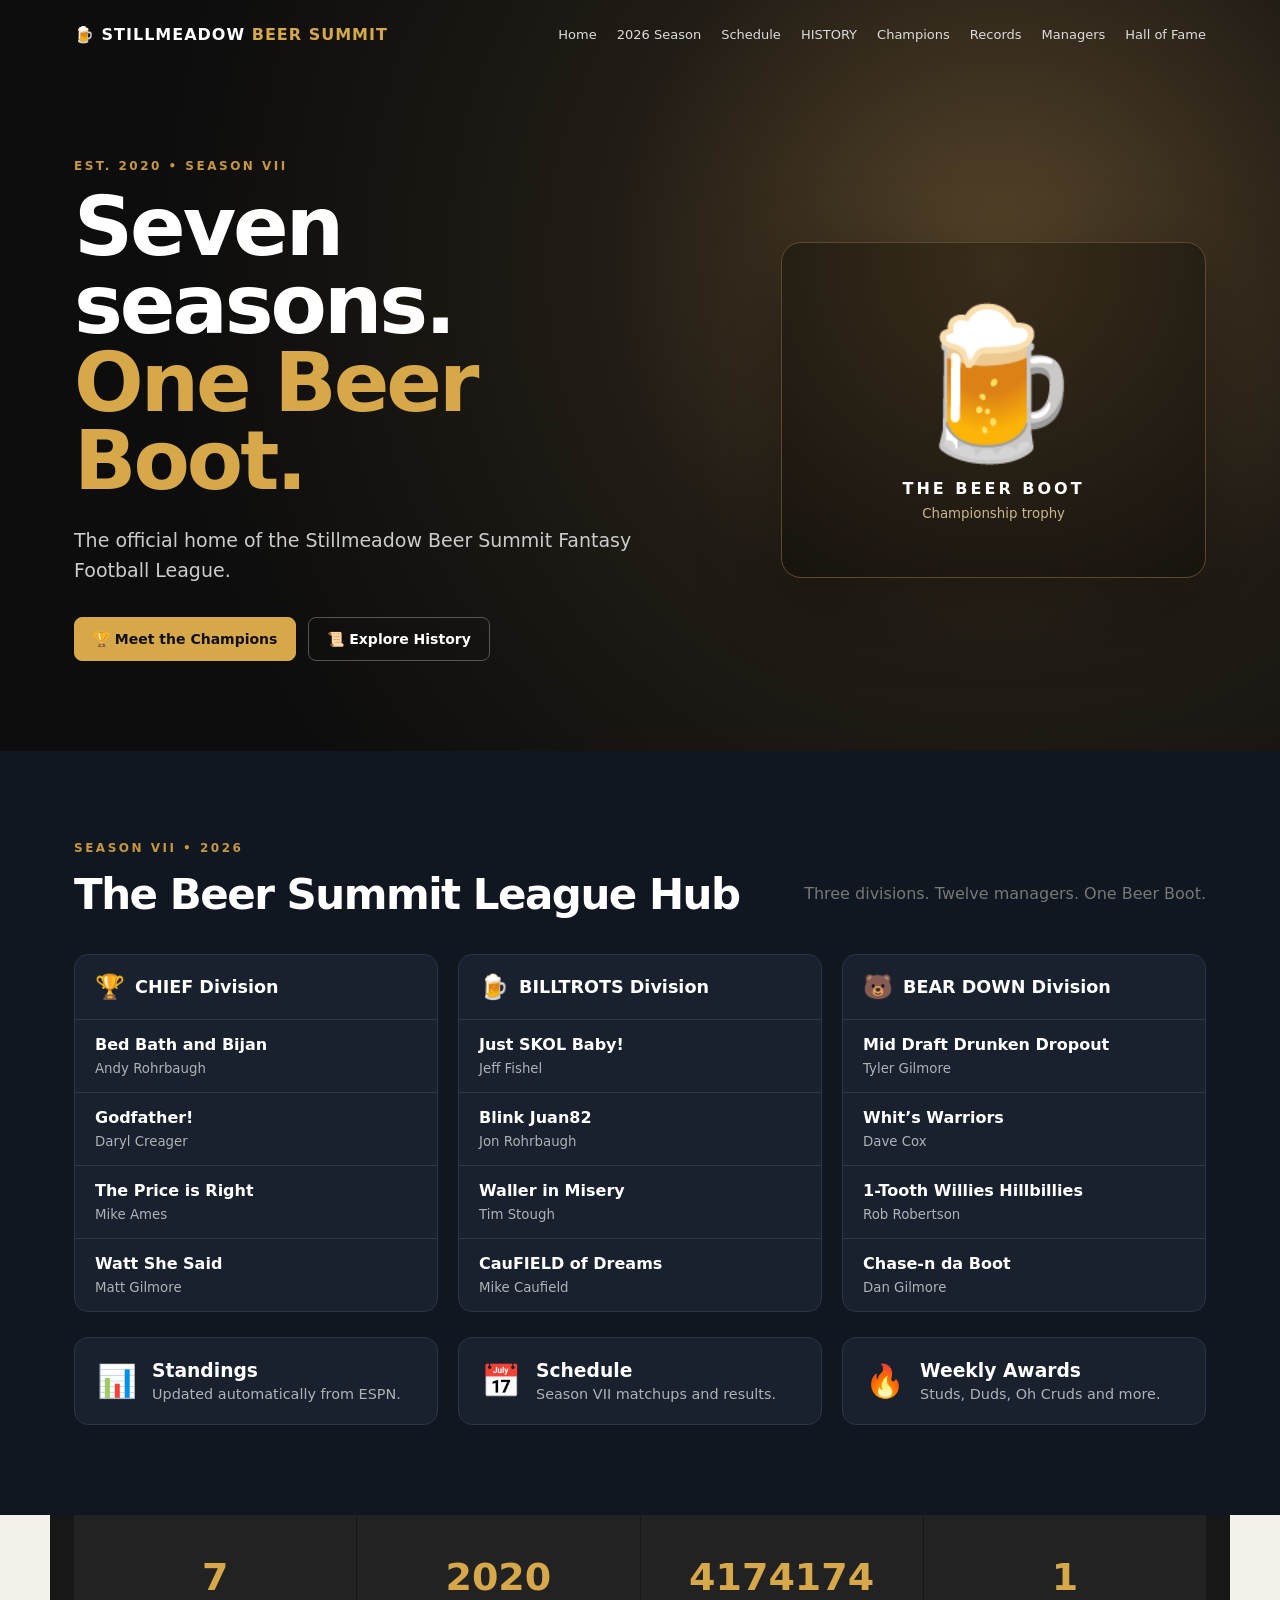
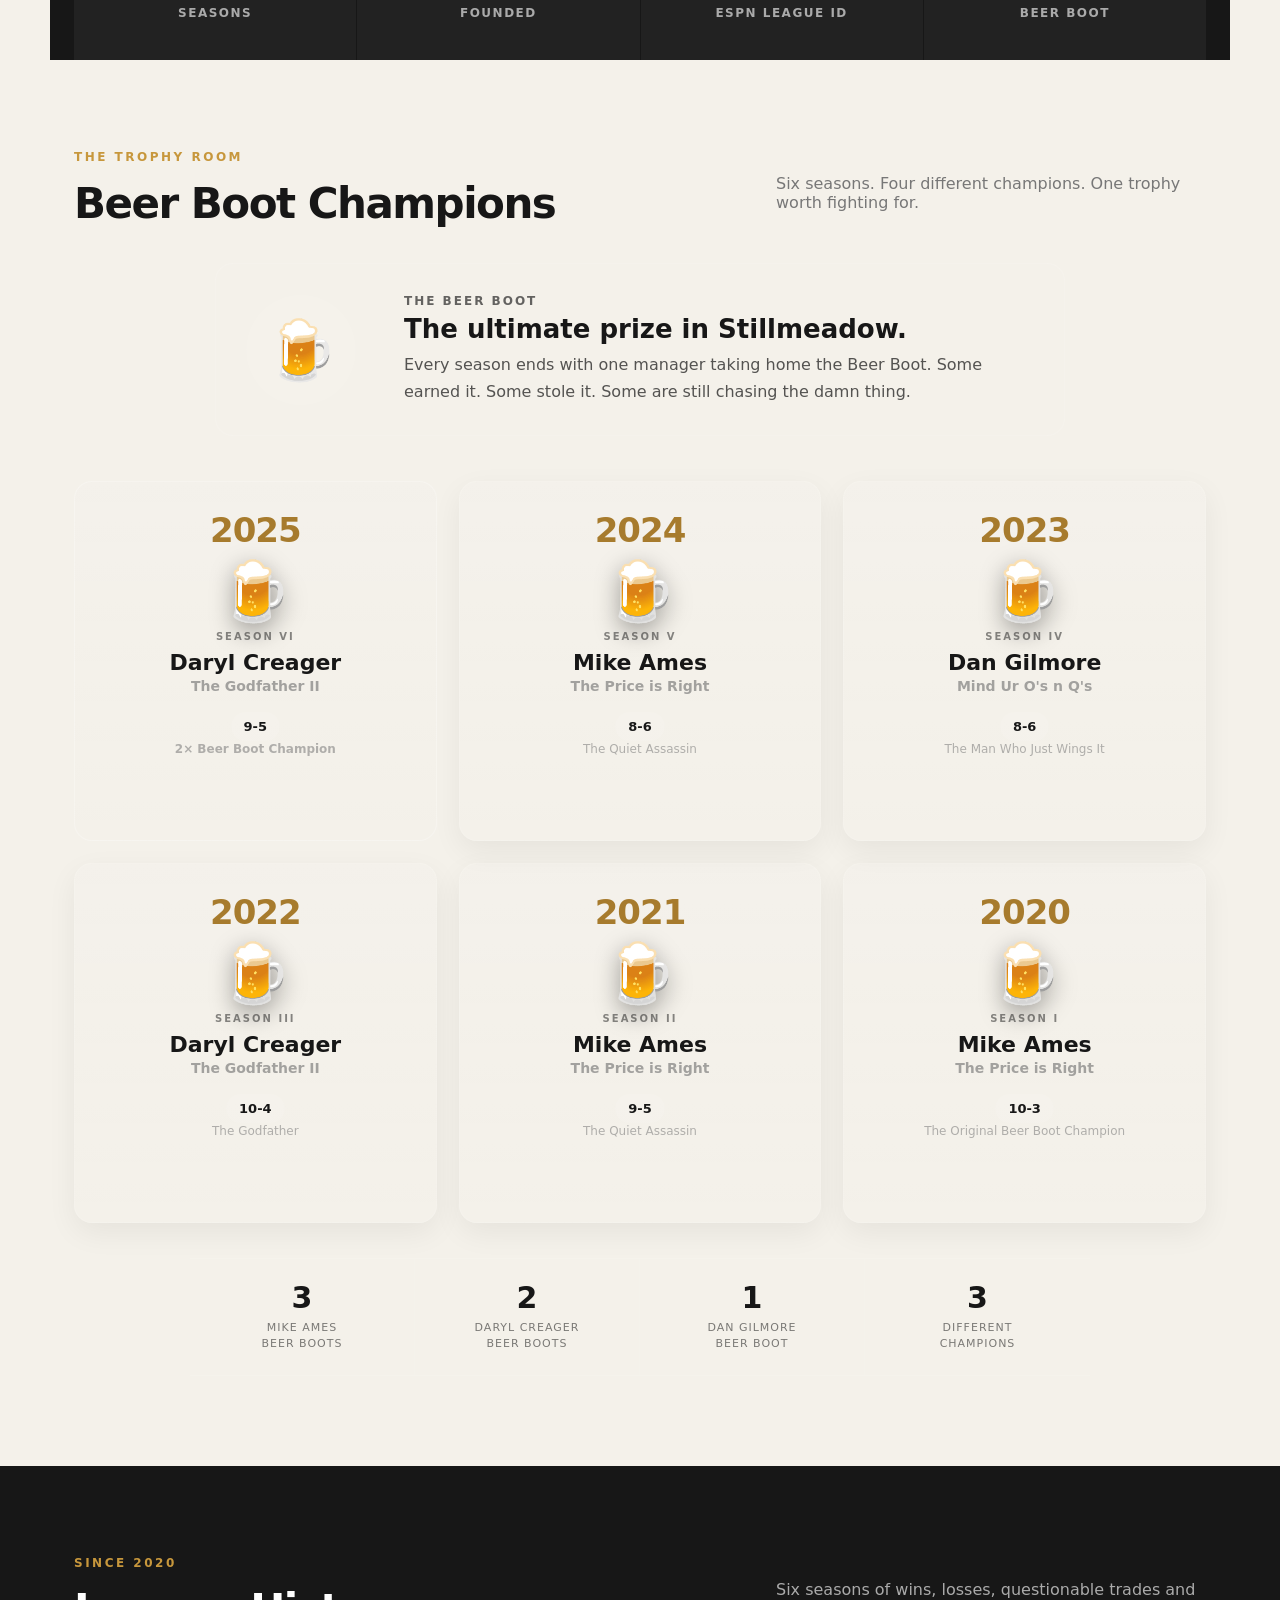
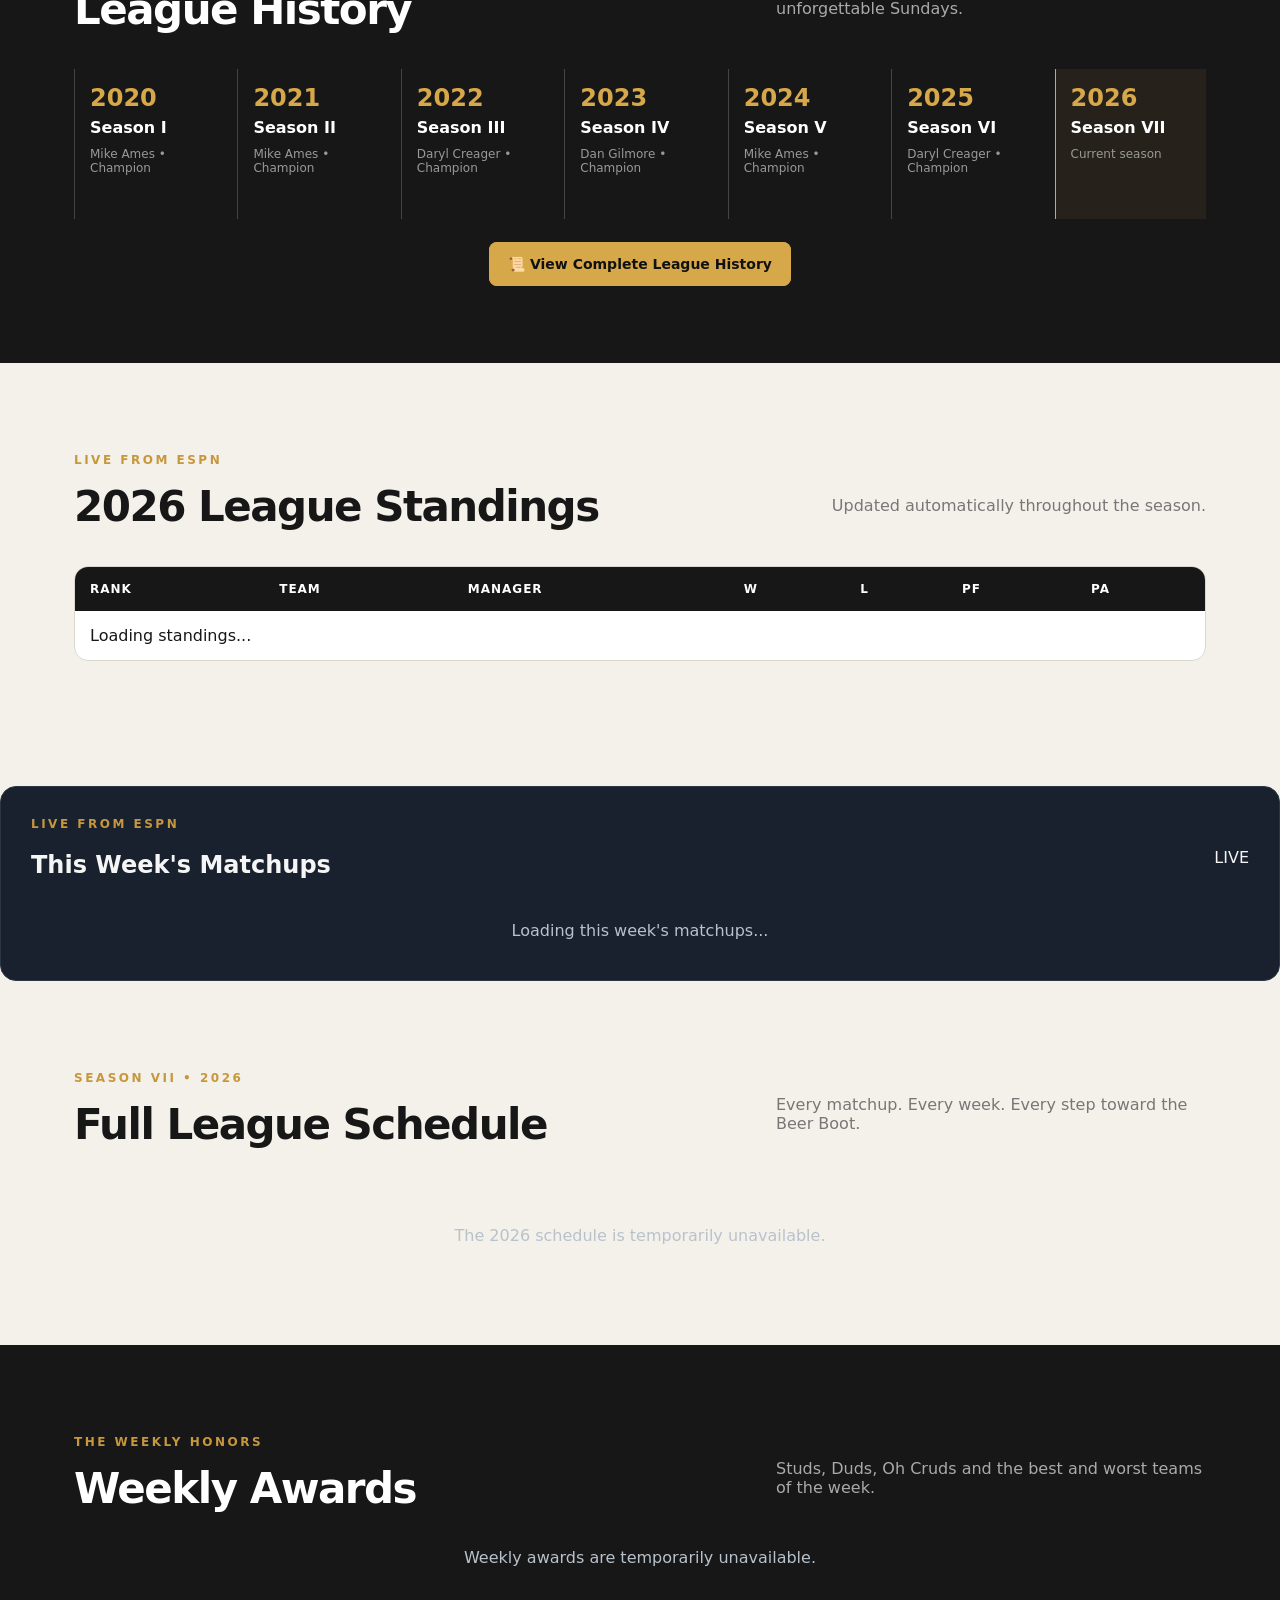
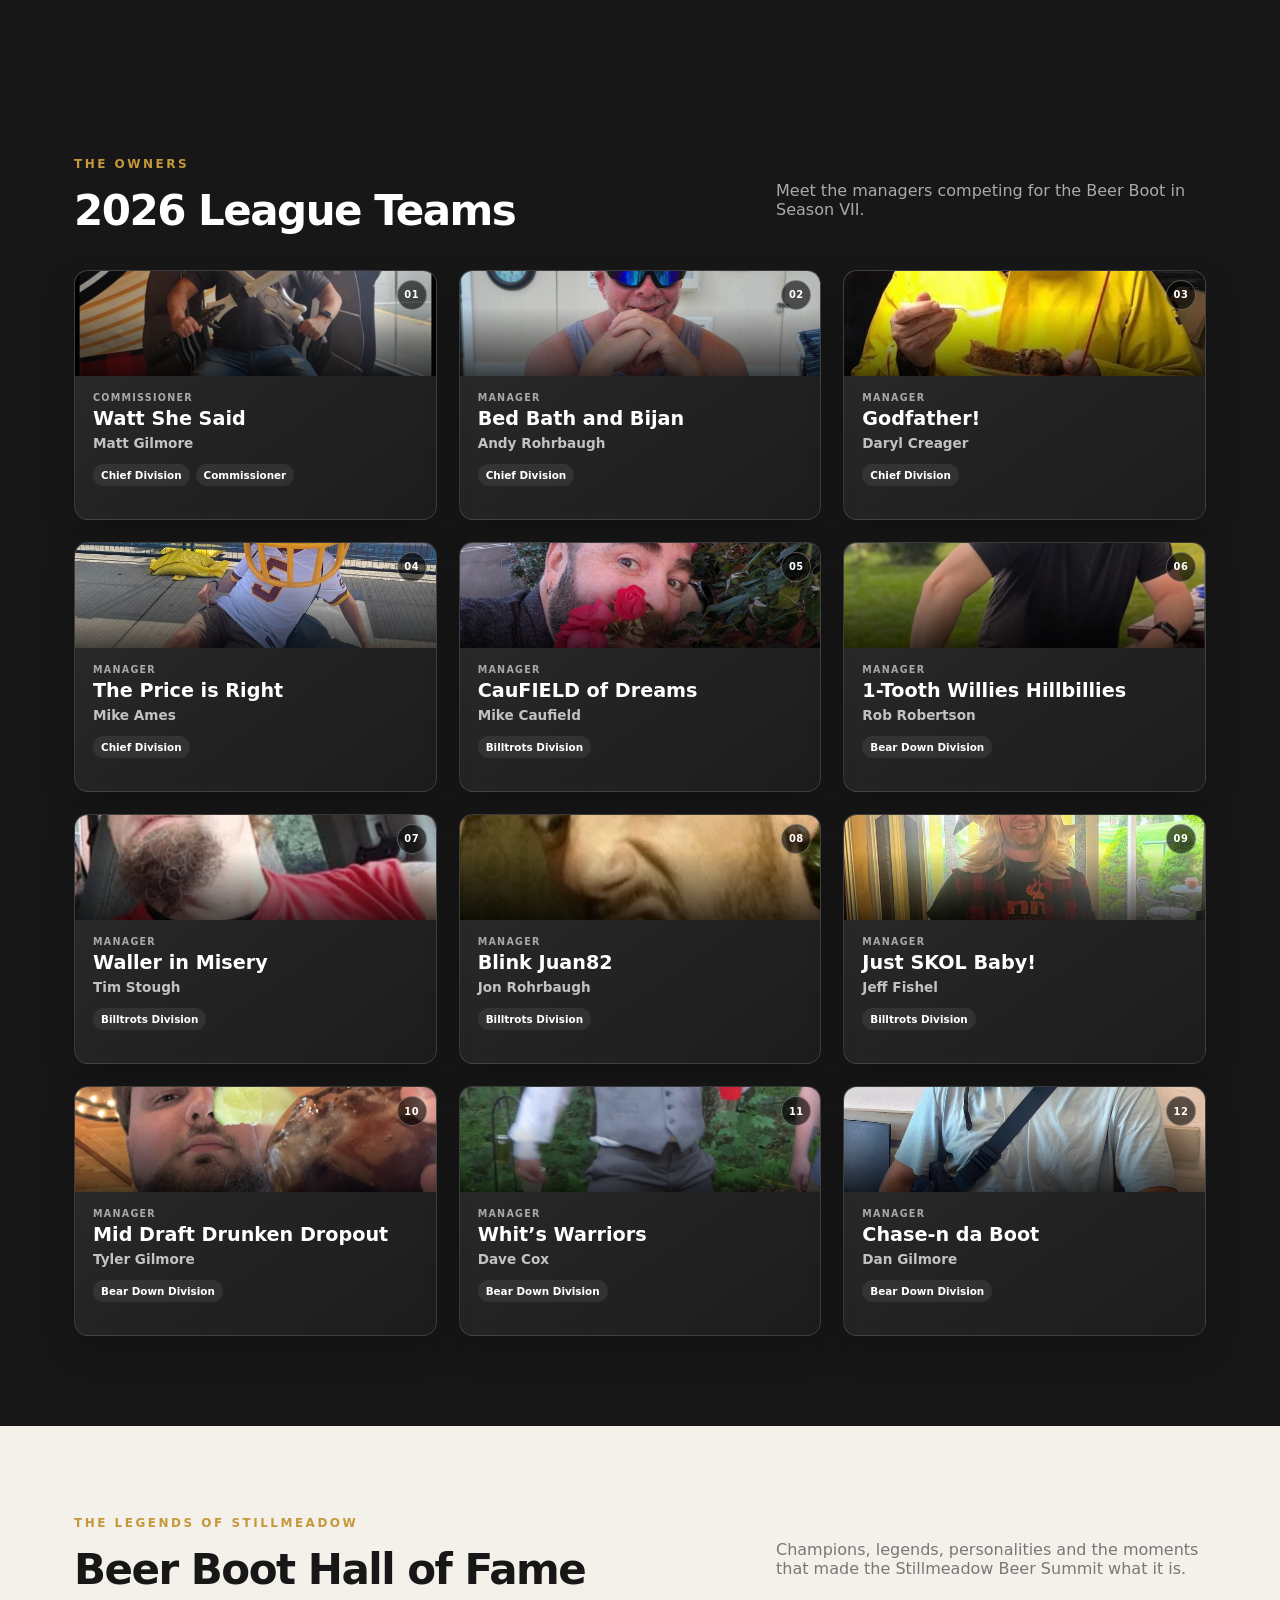
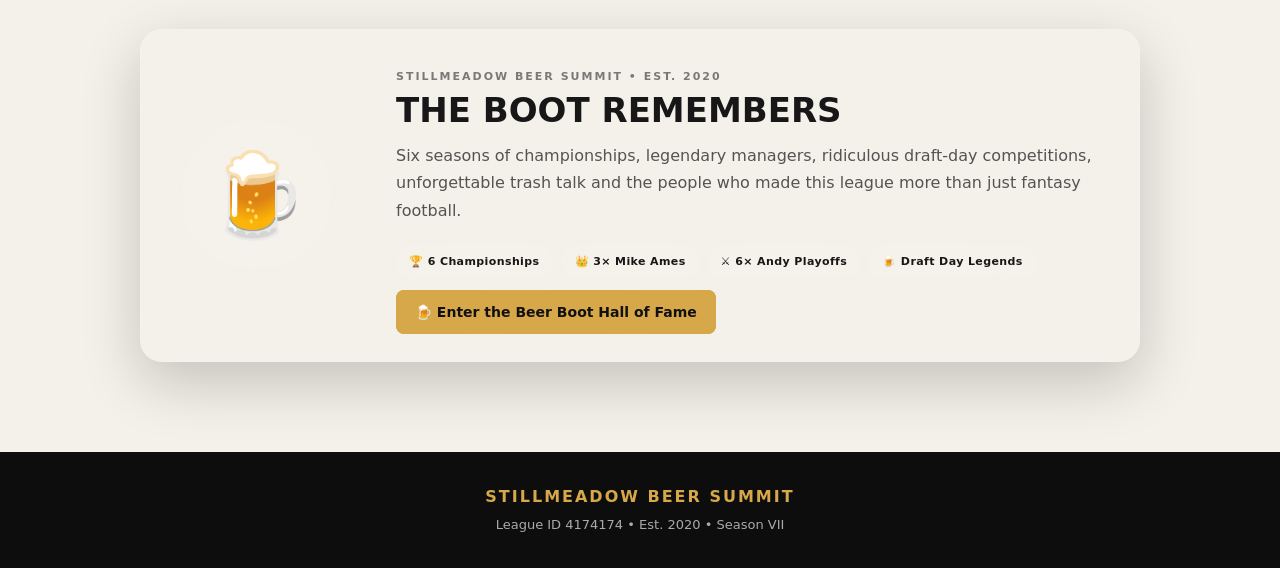
<file: index.html>
<!doctype html>

<html lang="en">

<head>

  <meta charset="utf-8">

  <meta name="viewport" content="width=device-width, initial-scale=1">

  <title>Stillmeadow Beer Summit</title>

  <link rel="stylesheet" href="style.css">

</head>

<body>

  <!-- =========================

       HERO / NAVIGATION

  ========================== -->

  <header class="hero">

    <nav class="nav">

      <div class="brand">

        🍺 STILLMEADOW <span>BEER SUMMIT</span>

      </div>

      <div class="navlinks">

        <a href="#home">Home</a>

        <a href="#season">2026 Season</a>

        <a href="#schedule">Schedule</a>

        <a href="history.html">HISTORY</a>

        <a href="#champions">Champions</a>

        <a href="#records">Records</a>

        <a href="#managers">Managers</a>

        <a href="#hall">Hall of Fame</a>

      </div>

    </nav>

    <!-- HERO CONTENT -->

    <section id="home" class="hero-content">

      <div>

        <p class="eyebrow">EST. 2020 • SEASON VII</p>

        <h1>

          Seven seasons.<br>

          <span>One Beer Boot.</span>

        </h1>

        <p class="lead">

          The official home of the Stillmeadow Beer Summit Fantasy Football League.

        </p>

        <div class="buttons">

          <a class="button primary" href="#champions">

            🏆 Meet the Champions

          </a>

       <a class="button" href="history.html">

  📜 Explore History

</a>
        </div>

      </div>

      <div class="boot-card">

        <div class="boot">🍺</div>

        <p>THE BEER BOOT</p>

        <small>Championship trophy</small>

      </div>

    </section>

  </header>

  <!-- =========================

       MAIN CONTENT

  ========================== -->

  <main>

    <!-- =========================

         2026 SEASON

    ========================== -->

    <section id="season" class="section season-section">

      <div class="section-head">

        <div>

          <p class="eyebrow">SEASON VII • 2026</p>

          <h2>The Beer Summit League Hub</h2>

        </div>

        <p>Three divisions. Twelve managers. One Beer Boot.</p>

      </div>

      <div class="division-grid">

        <!-- CHIEF DIVISION -->

        <article class="division-card">

          <div class="division-title">

            <span>🏆</span>

            <h3>CHIEF Division</h3>

          </div>

          <div class="team-list">

            <div class="team-row">

              <span>Bed Bath and Bijan</span>

              <small>Andy Rohrbaugh</small>

            </div>

            <div class="team-row">

              <span>Godfather!</span>

              <small>Daryl Creager</small>

            </div>

            <div class="team-row">

              <span>The Price is Right</span>

              <small>Mike Ames</small>

            </div>

            <div class="team-row">

              <span>Watt She Said</span>

              <small>Matt Gilmore</small>

            </div>

          </div>

        </article>

        <!-- BILLTROTS DIVISION -->

        <article class="division-card">

          <div class="division-title">

            <span>🍺</span>

            <h3>BILLTROTS Division</h3>

          </div>

          <div class="team-list">

            <div class="team-row">

              <span>Just SKOL Baby!</span>

              <small>Jeff Fishel</small>

            </div>

            <div class="team-row">

              <span>Blink Juan82</span>

              <small>Jon Rohrbaugh</small>

            </div>

            <div class="team-row">

              <span>Waller in Misery</span>

              <small>Tim Stough</small>

            </div>

            <div class="team-row">

              <span>CauFIELD of Dreams</span>

              <small>Mike Caufield</small>

            </div>

          </div>

        </article>

        <!-- BEAR DOWN DIVISION -->

        <article class="division-card">

          <div class="division-title">

            <span>🐻</span>

            <h3>BEAR DOWN Division</h3>

          </div>

          <div class="team-list">

            <div class="team-row">

              <span>Mid Draft Drunken Dropout</span>

              <small>Tyler Gilmore</small>

            </div>

            <div class="team-row">

              <span>Whit’s Warriors</span>

              <small>Dave Cox</small>

            </div>

            <div class="team-row">

              <span>1-Tooth Willies Hillbillies</span>

              <small>Rob Robertson</small>

            </div>

            <div class="team-row">

              <span>Chase-n da Boot</span>

              <small>Dan Gilmore</small>

            </div>

          </div>

        </article>

      </div>

      <!-- SEASON LINKS -->

      <div class="season-links">

        <a class="season-link" href="#records">

          <span>📊</span>

          <div>

            <h3>Standings</h3>

            <p>Updated automatically from ESPN.</p>

          </div>

        </a>

        <a class="season-link" href="#schedule">

          <span>📅</span>

          <div>

            <h3>Schedule</h3>

            <p>Season VII matchups and results.</p>

          </div>

        </a>

        <a class="season-link" href="#awards">

          <span>🔥</span>

          <div>

            <h3>Weekly Awards</h3>

            <p>Studs, Duds, Oh Cruds and more.</p>

          </div>

        </a>

      </div>

    </section>

    <!-- =========================

         LEAGUE STATS

    ========================== -->

    <section class="section stats">

      <div>

        <div class="stat">

          7

          <span>Seasons</span>

        </div>

      </div>

      <div>

        <div class="stat">

          2020

          <span>Founded</span>

        </div>

      </div>

      <div>

        <div class="stat">

          4174174

          <span>ESPN League ID</span>

        </div>

      </div>

      <div>

        <div class="stat">

          1

          <span>Beer Boot</span>

        </div>

      </div>

    </section>

<!-- =========================
     TROPHY ROOM / CHAMPIONS
========================= -->

<section id="champions" class="section trophy-room-section">

  <div class="section-head">
    <div>
      <p class="eyebrow">THE TROPHY ROOM</p>
      <h2>Beer Boot Champions</h2>
    </div>

    <p>
      Six seasons. Four different champions. One trophy worth fighting for.
    </p>
  </div>


  <div class="trophy-room-intro">

    <div class="trophy-room-boot">
      🍺
    </div>

    <div>
      <p class="trophy-room-kicker">
        THE BEER BOOT
      </p>

      <h3>
        The ultimate prize in Stillmeadow.
      </h3>

      <p>
        Every season ends with one manager taking home the Beer Boot.
        Some earned it. Some stole it. Some are still chasing the damn thing.
      </p>
    </div>

  </div>


  <div class="champ-grid trophy-grid">

    <!-- 2025 -->

    <article class="champ trophy-card champion-current">

      <div class="season">
        2025
      </div>

      <div class="bigboot">
        🍺
      </div>

      <div class="champ-season-label">
        SEASON VI
      </div>

      <h3>
        Daryl Creager
      </h3>

      <p class="champ-team">
        The Godfather II
      </p>

      <div class="champ-record">
        9-5
      </div>

      <p class="champ-caption">
        <strong>2× Beer Boot Champion</strong>
      </p>

    </article>


    <!-- 2024 -->

    <article class="champ trophy-card">

      <div class="season">
        2024
      </div>

      <div class="bigboot">
        🍺
      </div>

      <div class="champ-season-label">
        SEASON V
      </div>

      <h3>
        Mike Ames
      </h3>

      <p class="champ-team">
        The Price is Right
      </p>

      <div class="champ-record">
        8-6
      </div>

      <p class="champ-caption">
        The Quiet Assassin
      </p>

    </article>


    <!-- 2023 -->

    <article class="champ trophy-card">

      <div class="season">
        2023
      </div>

      <div class="bigboot">
        🍺
      </div>

      <div class="champ-season-label">
        SEASON IV
      </div>

      <h3>
        Dan Gilmore
      </h3>

      <p class="champ-team">
        Mind Ur O's n Q's
      </p>

      <div class="champ-record">
        8-6
      </div>

      <p class="champ-caption">
        The Man Who Just Wings It
      </p>

    </article>


    <!-- 2022 -->

    <article class="champ trophy-card">

      <div class="season">
        2022
      </div>

      <div class="bigboot">
        🍺
      </div>

      <div class="champ-season-label">
        SEASON III
      </div>

      <h3>
        Daryl Creager
      </h3>

      <p class="champ-team">
        The Godfather II
      </p>

      <div class="champ-record">
        10-4
      </div>

      <p class="champ-caption">
        The Godfather
      </p>

    </article>


    <!-- 2021 -->

    <article class="champ trophy-card">

      <div class="season">
        2021
      </div>

      <div class="bigboot">
        🍺
      </div>

      <div class="champ-season-label">
        SEASON II
      </div>

      <h3>
        Mike Ames
      </h3>

      <p class="champ-team">
        The Price is Right
      </p>

      <div class="champ-record">
        9-5
      </div>

      <p class="champ-caption">
        The Quiet Assassin
      </p>

    </article>


    <!-- 2020 -->

    <article class="champ trophy-card">

      <div class="season">
        2020
      </div>

      <div class="bigboot">
        🍺
      </div>

      <div class="champ-season-label">
        SEASON I
      </div>

      <h3>
        Mike Ames
      </h3>

      <p class="champ-team">
        The Price is Right
      </p>

      <div class="champ-record">
        10-3
      </div>

      <p class="champ-caption">
        The Original Beer Boot Champion
      </p>

    </article>

  </div>


  <!-- CHAMPIONSHIP TOTALS -->

  <div class="championship-summary">

    <div class="champ-summary-item">

      <strong>
        3
      </strong>

      <span>
        Mike Ames<br>
        Beer Boots
      </span>

    </div>


    <div class="champ-summary-item">

      <strong>
        2
      </strong>

      <span>
        Daryl Creager<br>
        Beer Boots
      </span>

    </div>


    <div class="champ-summary-item">

      <strong>
        1
      </strong>

      <span>
        Dan Gilmore<br>
        Beer Boot
      </span>

    </div>


    <div class="champ-summary-item">

      <strong>
        3
      </strong>

      <span>
        Different<br>
        Champions
      </span>

    </div>

  </div>


  <!-- TROPHY ROOM INLINE STYLING -->

  <style>

    .trophy-room-section {
      position: relative;
      overflow: hidden;
    }


    .trophy-room-intro {
      display: grid;
      grid-template-columns: 130px 1fr;
      gap: 28px;
      align-items: center;
      max-width: 850px;
      margin: 0 auto 45px;
      padding: 30px;
      border: 1px solid rgba(255,255,255,.10);
      border-radius: 18px;
      background: rgba(255,255,255,.035);
    }


    .trophy-room-boot {
      width: 110px;
      height: 110px;
      display: flex;
      align-items: center;
      justify-content: center;
      border-radius: 50%;
      font-size: 58px;
      background: rgba(255,255,255,.06);
      box-shadow:
        0 0 35px rgba(255,255,255,.08);
    }


    .trophy-room-kicker {
      margin: 0 0 6px;
      font-size: 12px;
      font-weight: 800;
      letter-spacing: 2px;
      opacity: .65;
    }


    .trophy-room-intro h3 {
      margin: 0 0 8px;
      font-size: 26px;
    }


    .trophy-room-intro p:last-child {
      margin: 0;
      line-height: 1.65;
      opacity: .72;
    }


    .trophy-grid {
      grid-template-columns:
        repeat(3, minmax(0, 1fr));
      gap: 22px;
    }


    .trophy-card {
      position: relative;
      min-height: 360px;
      display: flex;
      flex-direction: column;
      align-items: center;
      justify-content: flex-start;
      text-align: center;
      padding: 28px 22px 25px;
      border-radius: 18px;
      border: 1px solid rgba(255,255,255,.10);
      background:
        linear-gradient(
          180deg,
          rgba(255,255,255,.055),
          rgba(255,255,255,.018)
        );
      transition:
        transform .25s ease,
        border-color .25s ease,
        box-shadow .25s ease;
    }


    .trophy-card:hover {
      transform: translateY(-6px);
      border-color: rgba(255,255,255,.22);
      box-shadow:
        0 18px 45px rgba(0,0,0,.25);
    }


    .trophy-card.champion-current {
      border-color: rgba(255,255,255,.25);
      box-shadow:
        0 0 35px rgba(255,255,255,.07);
    }


    .trophy-card .season {
      font-size: 34px;
      font-weight: 900;
      letter-spacing: -1px;
    }


    .bigboot {
      margin: 12px 0 3px;
      font-size: 58px;
      line-height: 1;
      filter: drop-shadow(
        0 8px 12px rgba(0,0,0,.35)
      );
    }


    .champ-season-label {
      margin-top: 8px;
      font-size: 10px;
      font-weight: 800;
      letter-spacing: 2px;
      opacity: .5;
    }


    .trophy-card h3 {
      margin: 8px 0 3px;
      font-size: 22px;
    }


    .champ-team {
      margin: 0;
      font-size: 14px;
      font-weight: 700;
      opacity: .65;
    }


    .champ-record {
      margin-top: 18px;
      padding: 7px 13px;
      border-radius: 999px;
      font-size: 13px;
      font-weight: 800;
      background: rgba(255,255,255,.07);
    }


    .champ-caption {
      margin: 13px 0 0;
      font-size: 12px;
      line-height: 1.4;
      opacity: .55;
    }


    .championship-summary {
      display: grid;
      grid-template-columns:
        repeat(4, minmax(0, 1fr));
      max-width: 900px;
      margin: 35px auto 0;
      border-top: 1px solid rgba(255,255,255,.10);
      border-bottom: 1px solid rgba(255,255,255,.10);
    }


    .champ-summary-item {
      display: flex;
      flex-direction: column;
      align-items: center;
      justify-content: center;
      text-align: center;
      padding: 24px 15px;
      border-right: 1px solid rgba(255,255,255,.08);
    }


    .champ-summary-item:last-child {
      border-right: none;
    }


    .champ-summary-item strong {
      font-size: 30px;
      line-height: 1;
      margin-bottom: 7px;
    }


    .champ-summary-item span {
      font-size: 11px;
      line-height: 1.4;
      text-transform: uppercase;
      letter-spacing: 1px;
      opacity: .55;
    }


    @media (max-width: 900px) {

      .trophy-grid {
        grid-template-columns:
          repeat(2, minmax(0, 1fr));
      }

    }


    @media (max-width: 600px) {

      .trophy-room-intro {
        grid-template-columns: 1fr;
        text-align: center;
        justify-items: center;
      }


      .trophy-grid {
        grid-template-columns: 1fr;
      }


      .championship-summary {
        grid-template-columns:
          repeat(2, minmax(0, 1fr));
      }


      .champ-summary-item:nth-child(2) {
        border-right: none;
      }


      .champ-summary-item:nth-child(-n+2) {
        border-bottom: 1px solid rgba(255,255,255,.08);
      }

    }

  </style>

</section>
<!-- =========================

     LEAGUE HISTORY

========================= -->

<section id="history" class="section dark">

  <div class="section-head">

    <div>

      <p class="eyebrow">SINCE 2020</p>

      <h2>League History</h2>

    </div>

    <p>

      Six seasons of wins, losses, questionable trades and unforgettable Sundays.

    </p>

  </div>


  <div class="timeline">

    <div>

      <b>2020</b>

      <span>Season I</span>

      <em>Mike Ames • Champion</em>

    </div>


    <div>

      <b>2021</b>

      <span>Season II</span>

      <em>Mike Ames • Champion</em>

    </div>


    <div>

      <b>2022</b>

      <span>Season III</span>

      <em>Daryl Creager • Champion</em>

    </div>


    <div>

      <b>2023</b>

      <span>Season IV</span>

      <em>Dan Gilmore • Champion</em>

    </div>


    <div>

      <b>2024</b>

      <span>Season V</span>

      <em>Mike Ames • Champion</em>

    </div>


    <div>

      <b>2025</b>

      <span>Season VI</span>

      <em>Daryl Creager • Champion</em>

    </div>


    <div class="current">

      <b>2026</b>

      <span>Season VII</span>

      <em>Current season</em>

    </div>

  </div>


  <div class="history-preview-action">

    <a class="button primary" href="history.html">

      📜 View Complete League History

    </a>

  </div>

</section>
    <!-- =========================

         LIVE STANDINGS

    ========================== -->

    <section id="records" class="section">

      <div class="section-head">

        <div>

          <p class="eyebrow">LIVE FROM ESPN</p>

          <h2>2026 League Standings</h2>

        </div>

        <p>Updated automatically throughout the season.</p>

      </div>

      <div class="standings-wrap">

        <table class="standings">

          <thead>

            <tr>

              <th>Rank</th>

              <th>Team</th>

              <th>Manager</th>

              <th>W</th>

              <th>L</th>

              <th>PF</th>

              <th>PA</th>

            </tr>

          </thead>

          <tbody id="espn-standings">

            <tr>

              <td colspan="7">Loading standings...</td>

            </tr>

          </tbody>

        </table>

      </div>

    </section>

    <!-- =========================

         LIVE CURRENT WEEK MATCHUPS

    ========================== -->

    <section class="live-matchups">

      <div class="live-matchups-head">

        <div>

          <p class="eyebrow">LIVE FROM ESPN</p>

          <h2>This Week's Matchups</h2>

        </div>

        <div class="live-indicator">

          <span></span>

          LIVE

        </div>

      </div>

      <div id="espn-matchups">

        <p class="matchup-message">Loading this week's matchups...</p>

      </div>

    </section>

    <!-- =========================

         FULL 2026 SCHEDULE

    ========================== -->

    <section id="schedule" class="section schedule-section">

      <div class="section-head">

        <div>

          <p class="eyebrow">SEASON VII • 2026</p>

          <h2>Full League Schedule</h2>

        </div>

        <p>

          Every matchup. Every week. Every step toward the Beer Boot.

        </p>

      </div>

      <div class="schedule-week-selector" id="schedule-week-selector">

        <!-- Week buttons added automatically -->

      </div>

      <div id="espn-full-schedule">

        <p class="matchup-message">Loading the 2026 schedule...</p>

      </div>

    </section>

    <!-- =========================

         WEEKLY AWARDS

    ========================== -->

    <section id="awards" class="section dark awards-section">

      <div class="section-head">

        <div>

          <p class="eyebrow">THE WEEKLY HONORS</p>

          <h2>Weekly Awards</h2>

        </div>

        <p>

          Studs, Duds, Oh Cruds and the best and worst teams of the week.

        </p>

      </div>

      <div id="espn-weekly-awards">

        <div class="award-empty awards-coming-soon">

          <div class="coming-soon-icon">🔥</div>

          <strong>Weekly Awards Coming Soon</strong>

          <p>

            Studs, Duds, Oh Cruds and more will be revealed once the games begin.

          </p>

        </div>

      </div>

    </section>

    <!-- =========================

         MANAGERS

    ========================== -->

    <section id="managers" class="section dark managers-section">

      <div class="section-head">

        <div>

          <p class="eyebrow">THE OWNERS</p>

          <h2>2026 League Teams</h2>

        </div>

        <p>Meet the managers competing for the Beer Boot in Season VII.</p>

      </div>

      <div class="manager-grid">

        <!-- MATT -->

        <article class="manager-card">

          <div class="manager-photo">

            <img src="images/IMG_6482.jpeg" alt="Matt Gilmore">

            <span class="manager-number">01</span>

          </div>

          <div class="manager-info">

            <p class="manager-label">Commissioner</p>

            <h3>Watt She Said</h3>

            <h4>Matt Gilmore</h4>

            <div class="manager-meta">

              <span>Chief Division</span>

              <span>Commissioner</span>

            </div>

          </div>

        </article>

        <!-- ANDY -->

        <article class="manager-card">

          <div class="manager-photo">

            <img src="images/IMG_6423.jpeg" alt="Andy Rohrbaugh">

            <span class="manager-number">02</span>

          </div>

          <div class="manager-info">

            <p class="manager-label">Manager</p>

            <h3>Bed Bath and Bijan</h3>

            <h4>Andy Rohrbaugh</h4>

            <div class="manager-meta">

              <span>Chief Division</span>

            </div>

          </div>

        </article>

        <!-- DARYL -->

        <article class="manager-card">

          <div class="manager-photo">

            <img src="images/IMG_6421.jpeg" alt="Daryl Creager">

            <span class="manager-number">03</span>

          </div>

          <div class="manager-info">

            <p class="manager-label">Manager</p>

            <h3>Godfather!</h3>

            <h4>Daryl Creager</h4>

            <div class="manager-meta">

              <span>Chief Division</span>

            </div>

          </div>

        </article>

        <!-- AMES -->

        <article class="manager-card">

          <div class="manager-photo">

            <img src="images/IMG_6427.jpeg" alt="Mike Ames">

            <span class="manager-number">04</span>

          </div>

          <div class="manager-info">

            <p class="manager-label">Manager</p>

            <h3>The Price is Right</h3>

            <h4>Mike Ames</h4>

            <div class="manager-meta">

              <span>Chief Division</span>

            </div>

          </div>

        </article>

        <!-- CAUFIELD -->

        <article class="manager-card">

          <div class="manager-photo">

            <img src="images/IMG_6429.jpeg" alt="Mike Caufield">

            <span class="manager-number">05</span>

          </div>

          <div class="manager-info">

            <p class="manager-label">Manager</p>

            <h3>CauFIELD of Dreams</h3>

            <h4>Mike Caufield</h4>

            <div class="manager-meta">

              <span>Billtrots Division</span>

            </div>

          </div>

        </article>

        <!-- ROB -->

        <article class="manager-card">

          <div class="manager-photo">

            <img src="images/IMG_6422.jpeg" alt="Rob Robertson">

            <span class="manager-number">06</span>

          </div>

          <div class="manager-info">

            <p class="manager-label">Manager</p>

            <h3>1-Tooth Willies Hillbillies</h3>

            <h4>Rob Robertson</h4>

            <div class="manager-meta">

              <span>Bear Down Division</span>

            </div>

          </div>

        </article>

        <!-- TIM -->

        <article class="manager-card">

          <div class="manager-photo">

            <img src="images/IMG_6455.png" alt="Tim Stough">

            <span class="manager-number">07</span>

          </div>

          <div class="manager-info">

            <p class="manager-label">Manager</p>

            <h3>Waller in Misery</h3>

            <h4>Tim Stough</h4>

            <div class="manager-meta">

              <span>Billtrots Division</span>

            </div>

          </div>

        </article>

        <!-- JON -->

        <article class="manager-card">

          <div class="manager-photo">

            <img src="images/IMG_6454.png" alt="Jon Rohrbaugh">

            <span class="manager-number">08</span>

          </div>

          <div class="manager-info">

            <p class="manager-label">Manager</p>

            <h3>Blink Juan82</h3>

            <h4>Jon Rohrbaugh</h4>

            <div class="manager-meta">

              <span>Billtrots Division</span>

            </div>

          </div>

        </article>

        <!-- JEFF -->

        <article class="manager-card">

          <div class="manager-photo">

            <img src="images/IMG_6456.jpeg" alt="Jeff Fishel">

            <span class="manager-number">09</span>

          </div>

          <div class="manager-info">

            <p class="manager-label">Manager</p>

            <h3>Just SKOL Baby!</h3>

            <h4>Jeff Fishel</h4>

            <div class="manager-meta">

              <span>Billtrots Division</span>

            </div>

          </div>

        </article>

        <!-- TYLER -->

        <article class="manager-card">

          <div class="manager-photo">

            <img src="images/IMG_6480.jpeg" alt="Tyler Gilmore">

            <span class="manager-number">10</span>

          </div>

          <div class="manager-info">

            <p class="manager-label">Manager</p>

            <h3>Mid Draft Drunken Dropout</h3>

            <h4>Tyler Gilmore</h4>

            <div class="manager-meta">

              <span>Bear Down Division</span>

            </div>

          </div>

        </article>

        <!-- DAVE -->

        <article class="manager-card">

          <div class="manager-photo">

            <img src="images/IMG_6430.jpeg" alt="Dave Cox">

            <span class="manager-number">11</span>

          </div>

          <div class="manager-info">

            <p class="manager-label">Manager</p>

            <h3>Whit’s Warriors</h3>

            <h4>Dave Cox</h4>

            <div class="manager-meta">

              <span>Bear Down Division</span>

            </div>

          </div>

        </article>

        <!-- DAN -->

        <article class="manager-card">

          <div class="manager-photo">

            <img src="images/IMG_6420.jpeg" alt="Dan Gilmore">

            <span class="manager-number">12</span>

          </div>

          <div class="manager-info">

            <p class="manager-label">Manager</p>

            <h3>Chase-n da Boot</h3>

            <h4>Dan Gilmore</h4>

            <div class="manager-meta">

              <span>Bear Down Division</span>

            </div>

          </div>

        </article>

      </div>

    </section>

<!-- =========================================================
     BEER BOOT HALL OF FAME
     HOME PAGE PREVIEW
     ========================================================= -->
<section id="hall" class="section beer-boot-hof-preview">
  <div class="section-head">
<div>
  <p class="eyebrow">THE LEGENDS OF STILLMEADOW</p>
  <h2>Beer Boot Hall of Fame</h2>
</div>
<p>
  Champions, legends, personalities and the moments
  that made the Stillmeadow Beer Summit what it is.
</p>
  </div>
  <div class="hof-preview-card">
<div class="hof-preview-boot">
  🍺
</div>
<div class="hof-preview-content">
  <p class="hof-preview-kicker">
    STILLMEADOW BEER SUMMIT • EST. 2020
  </p>
  <h3>
    THE BOOT REMEMBERS
  </h3>
  <p>
    Six seasons of championships, legendary managers,
    ridiculous draft-day competitions, unforgettable
    trash talk and the people who made this league more
    than just fantasy football.
  </p>
  <div class="hof-preview-highlights">
    <span>🏆 6 Championships</span>
    <span>👑 3× Mike Ames</span>
    <span>⚔️ 6× Andy Playoffs</span>
    <span>🍺 Draft Day Legends</span>
  </div>
  <a
    class="button primary"
    href="history.html#beer-boot-hall-of-fame"
  >
    🍺 Enter the Beer Boot Hall of Fame
  </a>
</div>
  </div>
</section>
<style>
  .beer-boot-hof-preview {
    position: relative;
    overflow: hidden;
  }
  .hof-preview-card {
    max-width: 1000px;
    margin: 0 auto;
    display: grid;
    grid-template-columns: 180px 1fr;
    gap: 35px;
    align-items: center;
    padding: 40px;
    border-radius: 22px;
    border: 1px solid rgba(255,255,255,.12);
    background:
      linear-gradient(
        135deg,
        rgba(255,255,255,.055),
        rgba(255,255,255,.018)
      );
    box-shadow:
      0 20px 60px rgba(0,0,0,.20);
  }
  .hof-preview-boot {
    width: 150px;
    height: 150px;
    display: flex;
    align-items: center;
    justify-content: center;
    border-radius: 50%;
    font-size: 82px;
    background:
      rgba(255,255,255,.055);
    box-shadow:
      0 0 45px rgba(255,255,255,.08);
  }
  .hof-preview-kicker {
    margin: 0 0 7px;
    font-size: 11px;
    font-weight: 800;
    letter-spacing: 2px;
    opacity: .55;
  }
  .hof-preview-content h3 {
    margin: 0 0 12px;
    font-size: 34px;
    font-weight: 900;
  }
  .hof-preview-content > p:not(.hof-preview-kicker) {
    max-width: 700px;
    margin: 0 0 22px;
    line-height: 1.7;
    opacity: .72;
  }
  .hof-preview-highlights {
    display: flex;
    flex-wrap: wrap;
    gap: 9px;
    margin-bottom: 25px;
  }
  .hof-preview-highlights span {
    padding: 8px 12px;
    border-radius: 999px;
    background:
      rgba(255,255,255,.07);
    border:
      1px solid rgba(255,255,255,.08);
    font-size: 11px;
    font-weight: 800;
    letter-spacing: .4px;
  }
  @media (max-width: 700px) {
    .hof-preview-card {
      grid-template-columns: 1fr;
      text-align: center;
      justify-items: center;
      padding: 30px 22px;
    }
    .hof-preview-boot {
      width: 125px;
      height: 125px;
      font-size: 68px;
    }
    .hof-preview-content h3 {
      font-size: 27px;
    }
    .hof-preview-highlights {
      justify-content: center;
    }
  }
</style>
  <!-- =========================

       FOOTER

  ========================== -->

  <footer>

    <strong>STILLMEADOW BEER SUMMIT</strong>

    <span>

      League ID 4174174 • Est. 2020 • Season VII

    </span>

  </footer>

  <!-- JAVASCRIPT -->

  <script src="script.js"></script>
<script src="manager-links.js"></script>
</body>

</html>
</file>
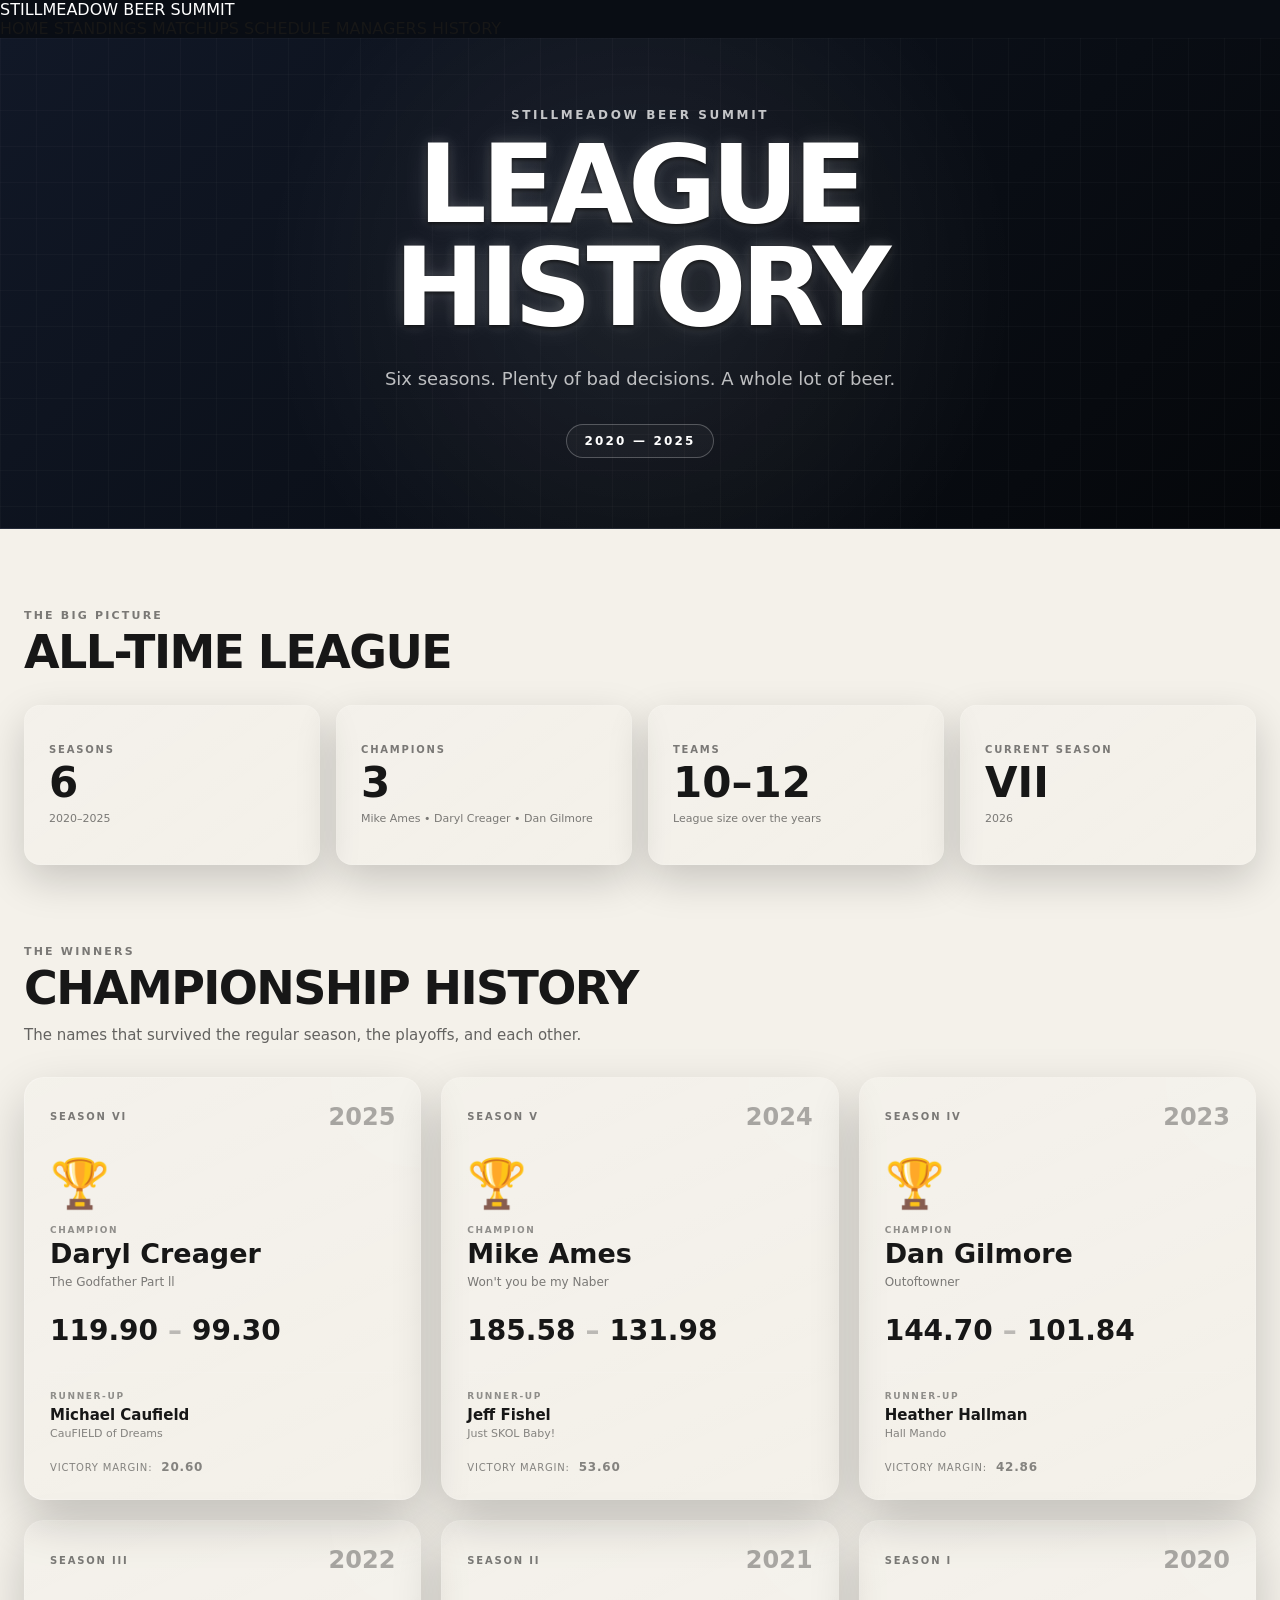
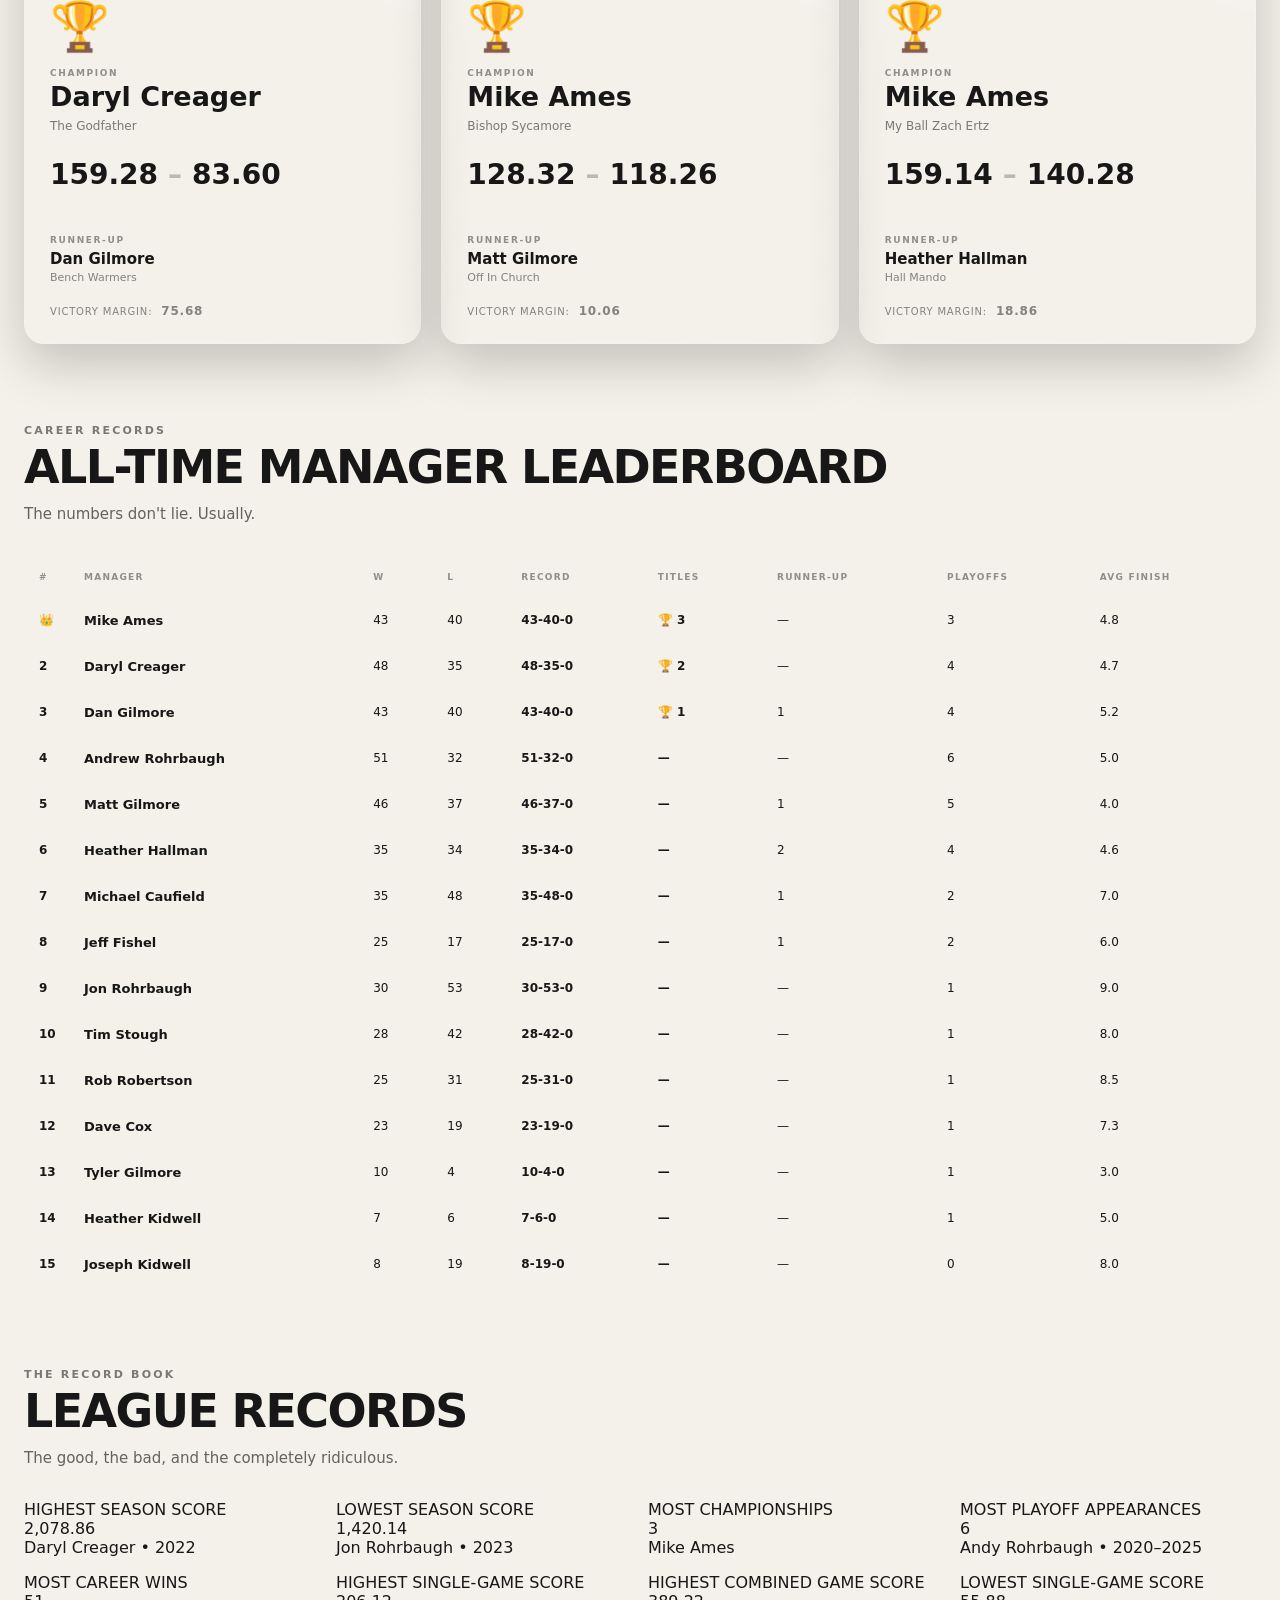
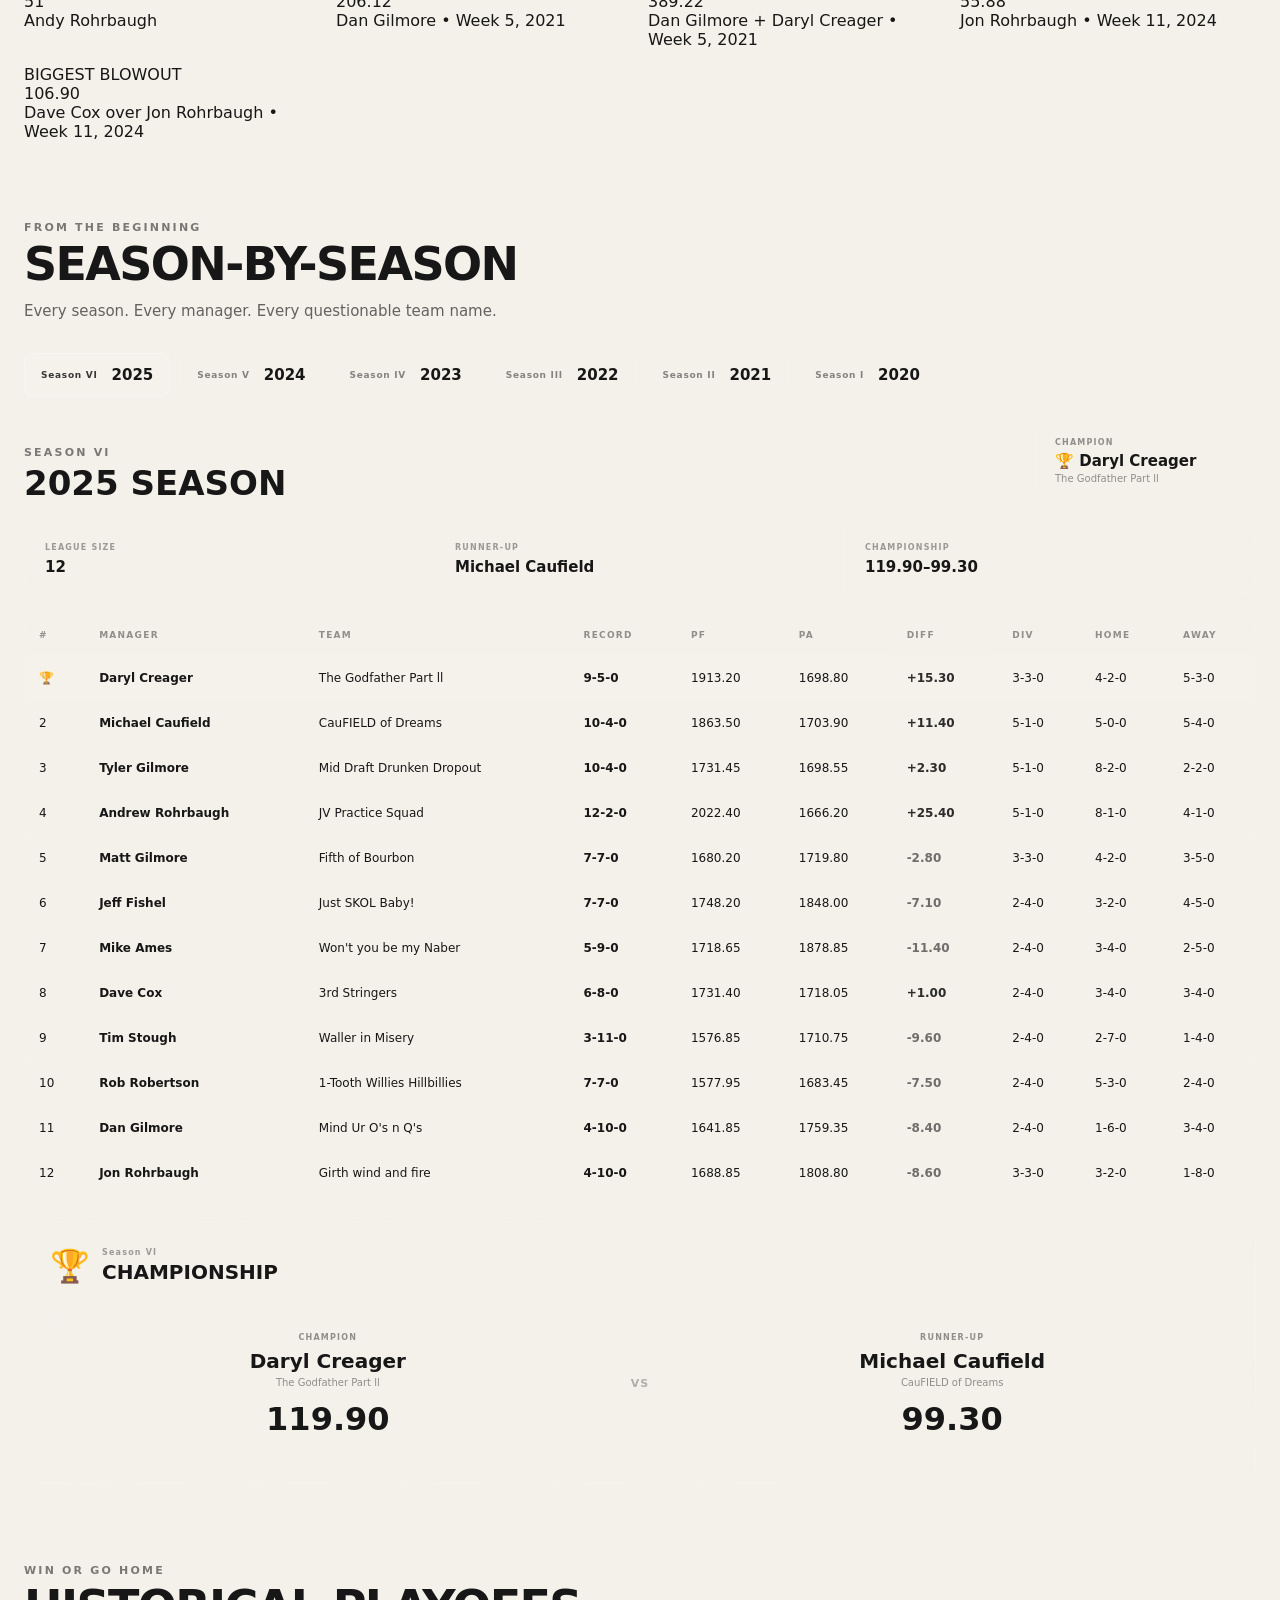
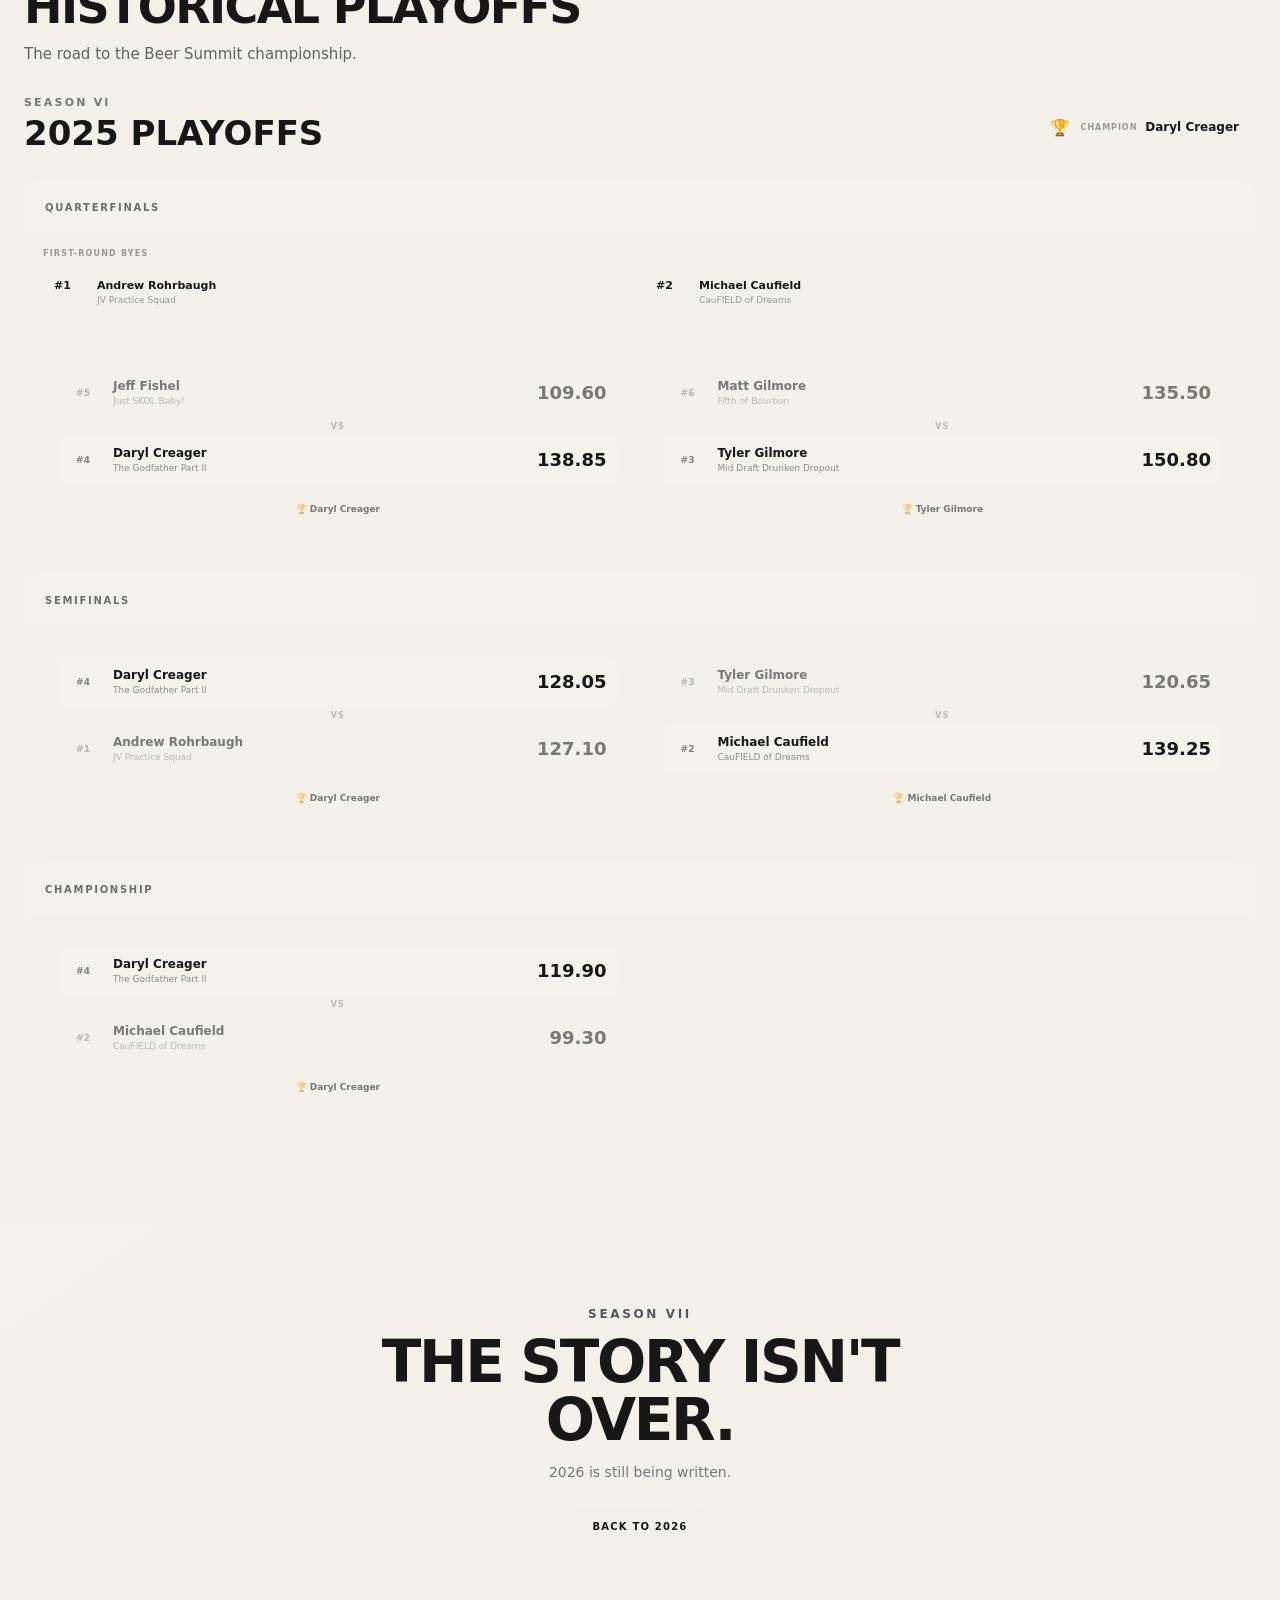
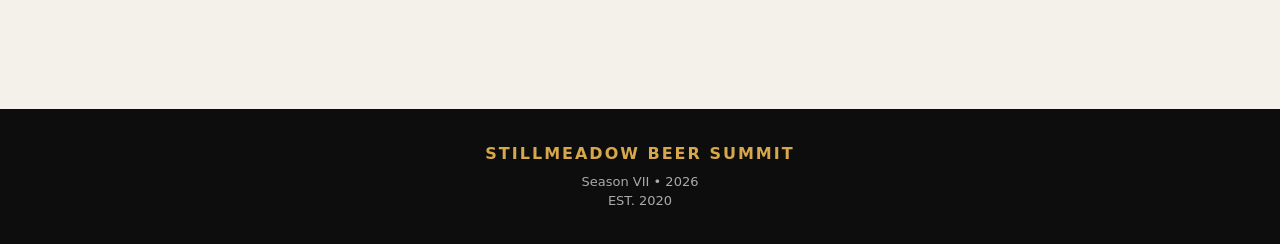
<file: History.html>
<!DOCTYPE html>
<html lang="en">
<head>
  <meta charset="UTF-8">

  <meta
    name="viewport"
    content="width=device-width, initial-scale=1.0"
  >

  <title>League History | Stillmeadow Beer Summit</title>

  <!-- Main site stylesheet -->
  <link rel="stylesheet" href="style.css">

  <!-- History-specific stylesheet -->
  <link rel="stylesheet" href="history.css">
</head>

<body>

  <!-- =====================================================
       HEADER
  ====================================================== -->

  <header class="site-header">

    <div class="header-inner">

      <div class="site-brand">

        <a href="index.html" class="site-logo">
          STILLMEADOW
        </a>

        <span class="site-subtitle">
          BEER SUMMIT
        </span>

      </div>


      <!-- =================================================
           NAVIGATION
      ================================================== -->

      <nav class="main-nav">

        <a href="index.html">
          HOME
        </a>

        <a href="index.html#standings">
          STANDINGS
        </a>

        <a href="index.html#matchups">
          MATCHUPS
        </a>

        <a href="index.html#schedule">
          SCHEDULE
        </a>

        <a href="managers.html">
          MANAGERS
        </a>

        <a
          href="history.html"
          class="active"
        >
          HISTORY
        </a>

      </nav>

    </div>

  </header>


  <!-- =====================================================
       MAIN CONTENT
  ====================================================== -->

  <main class="history-page">

    <!-- ===================================================
         HERO
    ==================================================== -->

    <section class="history-hero">

      <div class="history-hero-content">

        <span class="history-kicker">
          STILLMEADOW BEER SUMMIT
        </span>

        <h1>
          LEAGUE HISTORY
        </h1>

        <p>
          Six seasons. Plenty of bad decisions.
          A whole lot of beer.
        </p>

        <div class="history-years">
          2020 — 2025
        </div>

      </div>

    </section>


    <!-- ===================================================
         ALL-TIME SUMMARY
    ==================================================== -->

    <section class="history-section">

      <div class="section-heading">

        <span class="section-kicker">
          THE BIG PICTURE
        </span>

        <h2>
          ALL-TIME LEAGUE
        </h2>

      </div>


      <div
        id="history-summary"
        class="history-summary-grid"
      >

        <!-- Filled by history-page.js -->

        <div class="history-stat-card">

          <span class="history-stat-label">
            SEASONS
          </span>

          <strong id="history-seasons">
            6
          </strong>

          <small>
            2020–2025
          </small>

        </div>


        <div class="history-stat-card">

          <span class="history-stat-label">
            CHAMPIONS
          </span>

          <strong id="history-champions">
            3
          </strong>

          <small>
            Mike Ames &amp; Daryl Creager &amp; Dan Gilmore
          </small>

        </div>


        <div class="history-stat-card">

          <span class="history-stat-label">
            TEAMS
          </span>

          <strong id="history-teams">
            10–12
          </strong>

          <small>
            League size over the years
          </small>

        </div>


        <div class="history-stat-card">

          <span class="history-stat-label">
            CURRENT SEASON
          </span>

          <strong>
            VII
          </strong>

          <small>
            2026
          </small>

        </div>

      </div>

    </section>


    <!-- ===================================================
         CHAMPIONSHIP HISTORY
    ==================================================== -->

    <section
      id="championships"
      class="history-section"
    >

      <div class="section-heading">

        <span class="section-kicker">
          THE WINNERS
        </span>

        <h2>
          CHAMPIONSHIP HISTORY
        </h2>

        <p>
          The names that survived the regular season,
          the playoffs, and each other.
        </p>

      </div>


      <div
        id="championship-history"
        class="championship-history-grid"
      >

        <!-- Filled by history-page.js -->

      </div>

    </section>


    <!-- ===================================================
         ALL-TIME MANAGER LEADERBOARD
    ==================================================== -->

    <section
      id="all-time"
      class="history-section"
    >

      <div class="section-heading">

        <span class="section-kicker">
          CAREER RECORDS
        </span>

        <h2>
          ALL-TIME MANAGER LEADERBOARD
        </h2>

        <p>
          The numbers don't lie. Usually.
        </p>

      </div>


      <div class="history-table-wrapper">

        <table
          class="history-table"
          id="all-time-manager-table"
        >

          <thead>

            <tr>

              <th>
                #
              </th>

              <th>
                MANAGER
              </th>

              <th>
                W
              </th>

              <th>
                L
              </th>

              <th>
                RECORD
              </th>

              <th>
                TITLES
              </th>

              <th>
                RUNNER-UP
              </th>

              <th>
                PLAYOFFS
              </th>

              <th>
                AVG FINISH
              </th>

            </tr>

          </thead>


          <tbody id="all-time-manager-body">

            <!-- Filled by history-page.js -->

          </tbody>

        </table>

      </div>

    </section>


    <!-- ===================================================
         LEAGUE RECORDS
    ==================================================== -->

    <section
      id="records"
      class="history-section"
    >

      <div class="section-heading">

        <span class="section-kicker">
          THE RECORD BOOK
        </span>

        <h2>
          LEAGUE RECORDS
        </h2>

        <p>
          The good, the bad, and the completely ridiculous.
        </p>

      </div>


      <div
        id="league-records"
        class="league-records-grid"
      >

        <!-- Filled by history-page.js -->

      </div>

    </section>


    <!-- ===================================================
         SEASON-BY-SEASON HISTORY
    ==================================================== -->

    <section
      id="seasons"
      class="history-section"
    >

      <div class="section-heading">

        <span class="section-kicker">
          FROM THE BEGINNING
        </span>

        <h2>
          SEASON-BY-SEASON
        </h2>

        <p>
          Every season. Every manager. Every questionable
          team name.
        </p>

      </div>


      <!-- Season selector -->

      <div
        id="history-season-selector"
        class="history-season-selector"
      >

        <!-- Filled by history-page.js -->

      </div>


      <!-- Selected season -->

      <div
        id="season-history-container"
        class="season-history-container"
      >

        <!-- Filled by history-page.js -->

        <div class="history-loading">

          <span>
            Loading league history...
          </span>

        </div>

      </div>

    </section>


    <!-- ===================================================
         HISTORICAL PLAYOFFS
    ==================================================== -->

    <section
      id="playoffs"
      class="history-section"
    >

      <div class="section-heading">

        <span class="section-kicker">
          WIN OR GO HOME
        </span>

        <h2>
          HISTORICAL PLAYOFFS
        </h2>

        <p>
          The road to the Beer Summit championship.
        </p>

      </div>


      <div
        id="historical-playoffs"
        class="historical-playoffs"
      >

        <!-- Filled by history-page.js -->

      </div>

    </section>


    <!-- ===================================================
         FOOTER CTA
    ==================================================== -->

    <section class="history-footer">

      <div class="history-footer-content">

        <span class="history-kicker">
          SEASON VII
        </span>

        <h2>
          THE STORY ISN'T OVER.
        </h2>

        <p>
          2026 is still being written.
        </p>

        <a
          href="index.html"
          class="history-button"
        >
          BACK TO 2026
        </a>

      </div>

    </section>

  </main>


  <!-- =====================================================
       FOOTER
  ====================================================== -->

  <footer class="site-footer">

    <div class="footer-inner">

      <div>

        <strong>
          STILLMEADOW BEER SUMMIT
        </strong>

        <span>
          Season VII • 2026
        </span>

      </div>


      <div>

        <span>
          EST. 2020
        </span>

      </div>

    </div>

  </footer>


  <!-- =====================================================
       JAVASCRIPT
  ====================================================== -->

  <!-- Historical database -->
  <script src="history.js"></script>

  <!-- History page renderer -->
  <script src="history-page.js"></script>

</body>
</html>
</file>
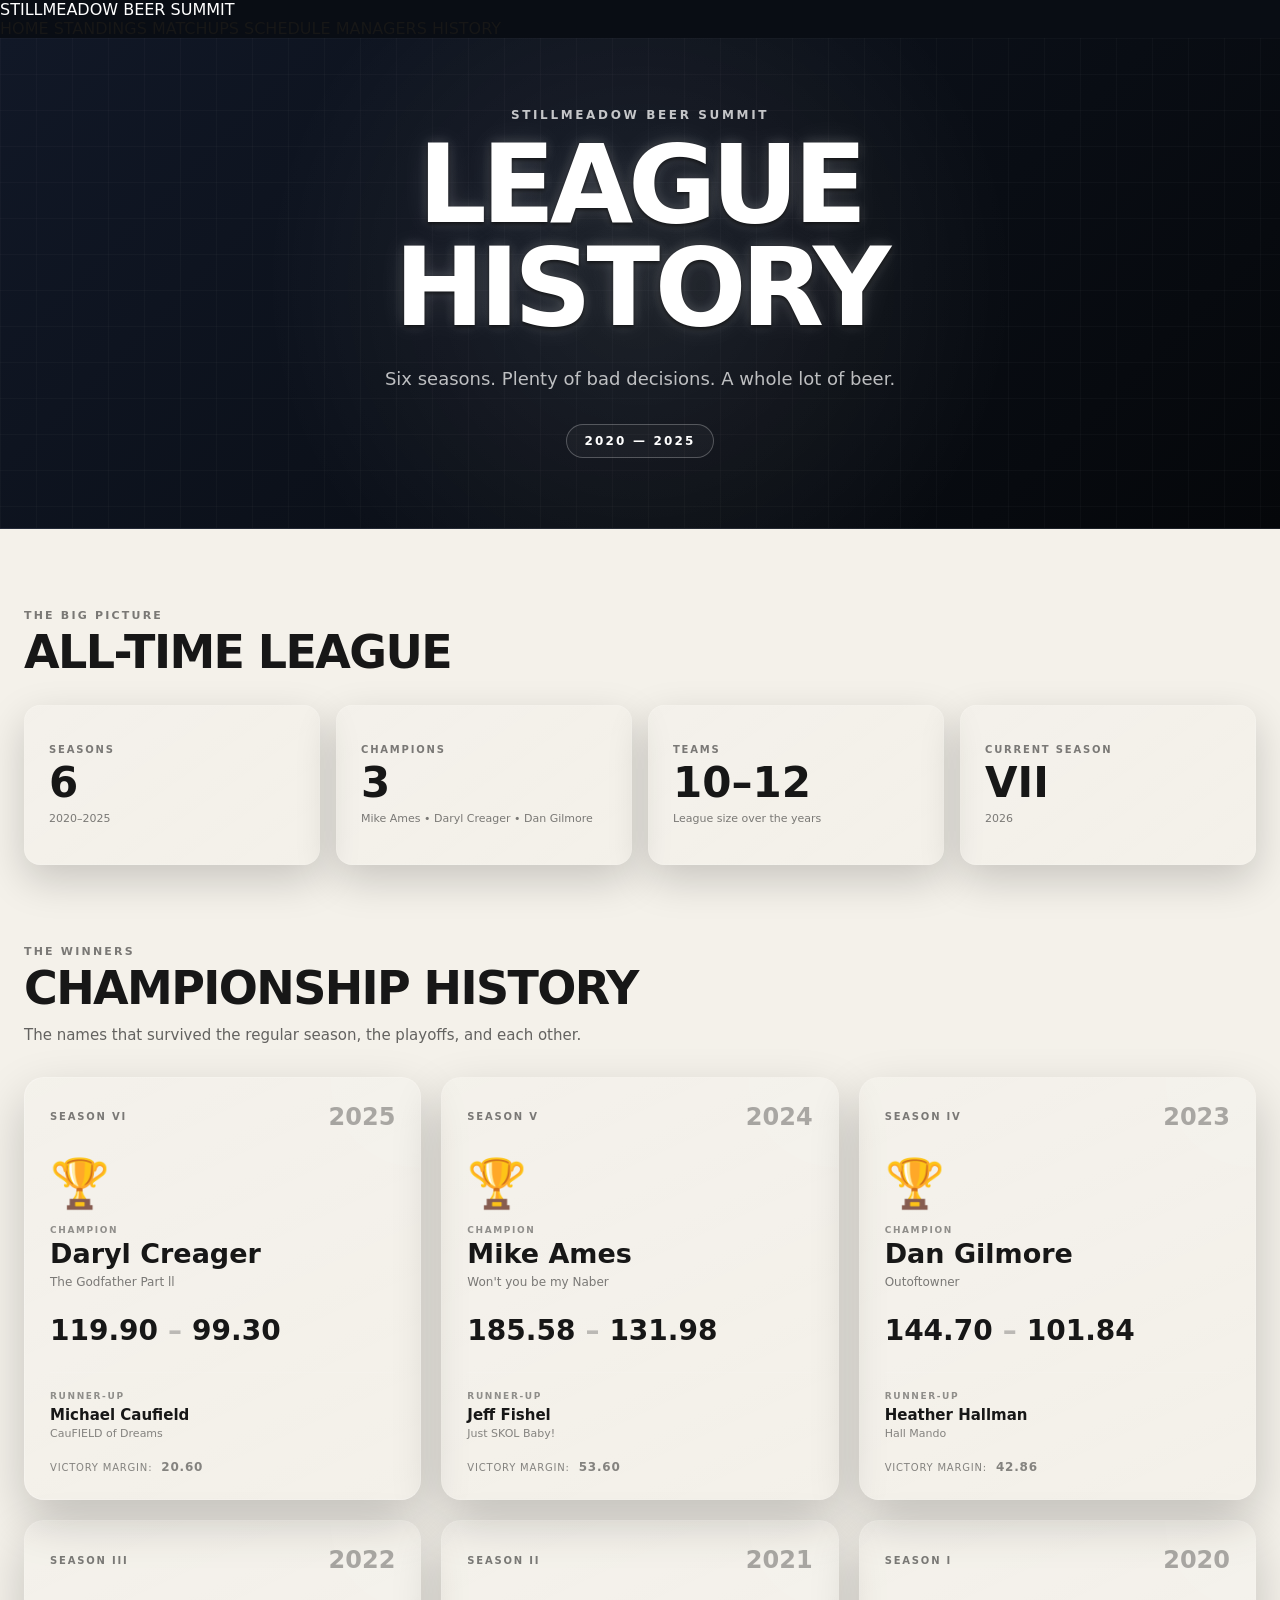
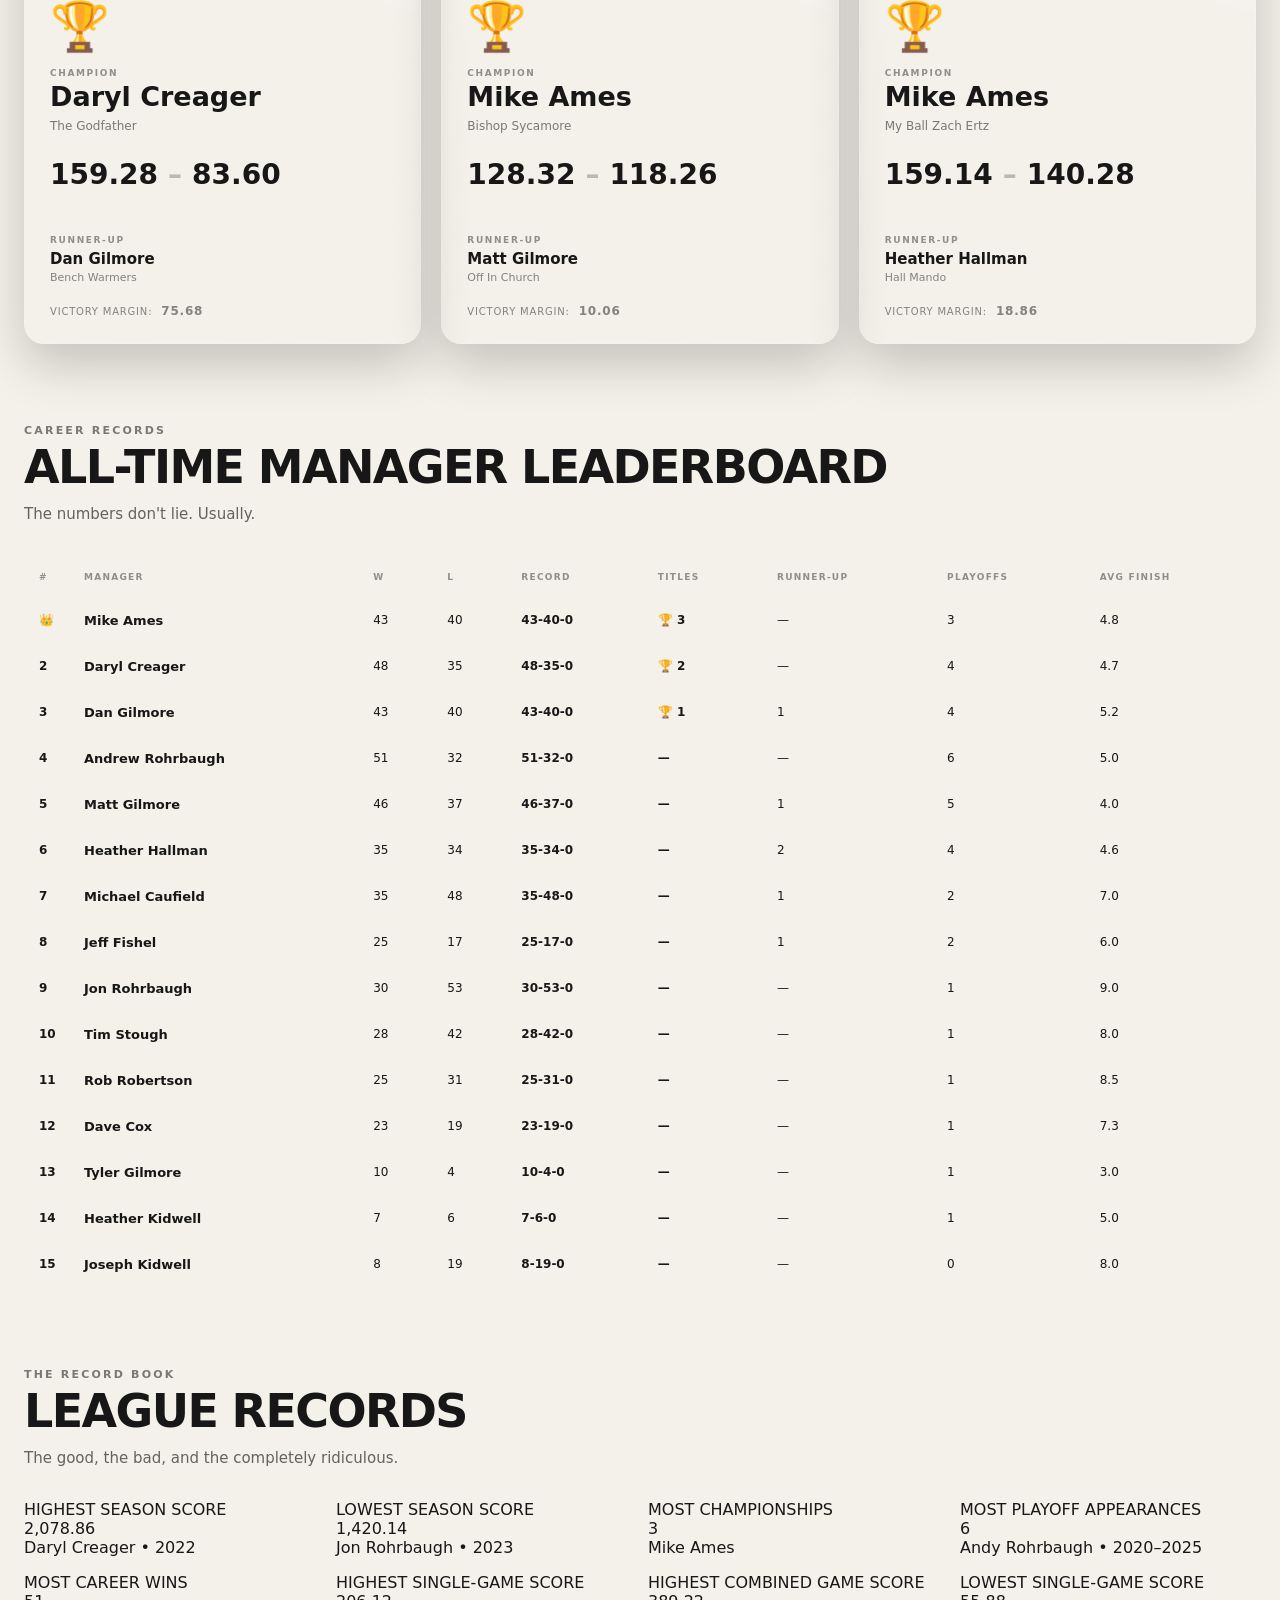
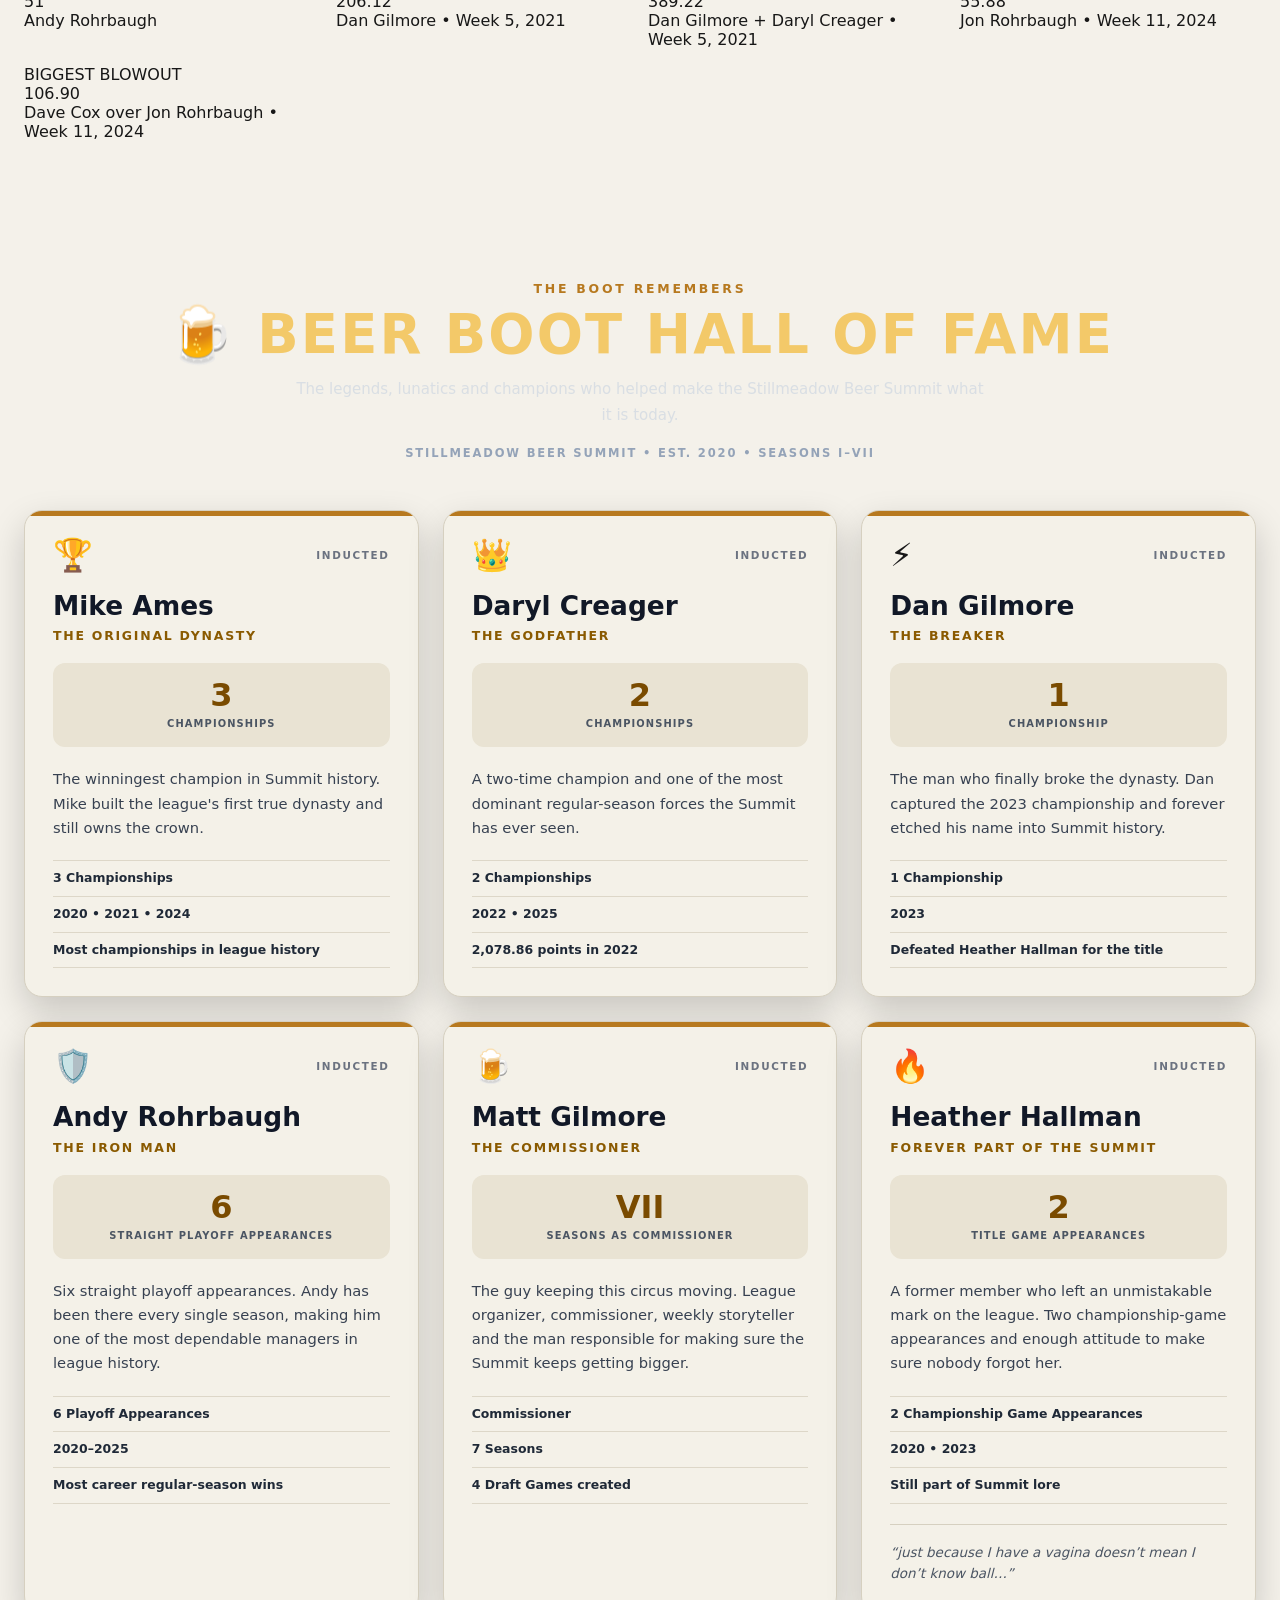
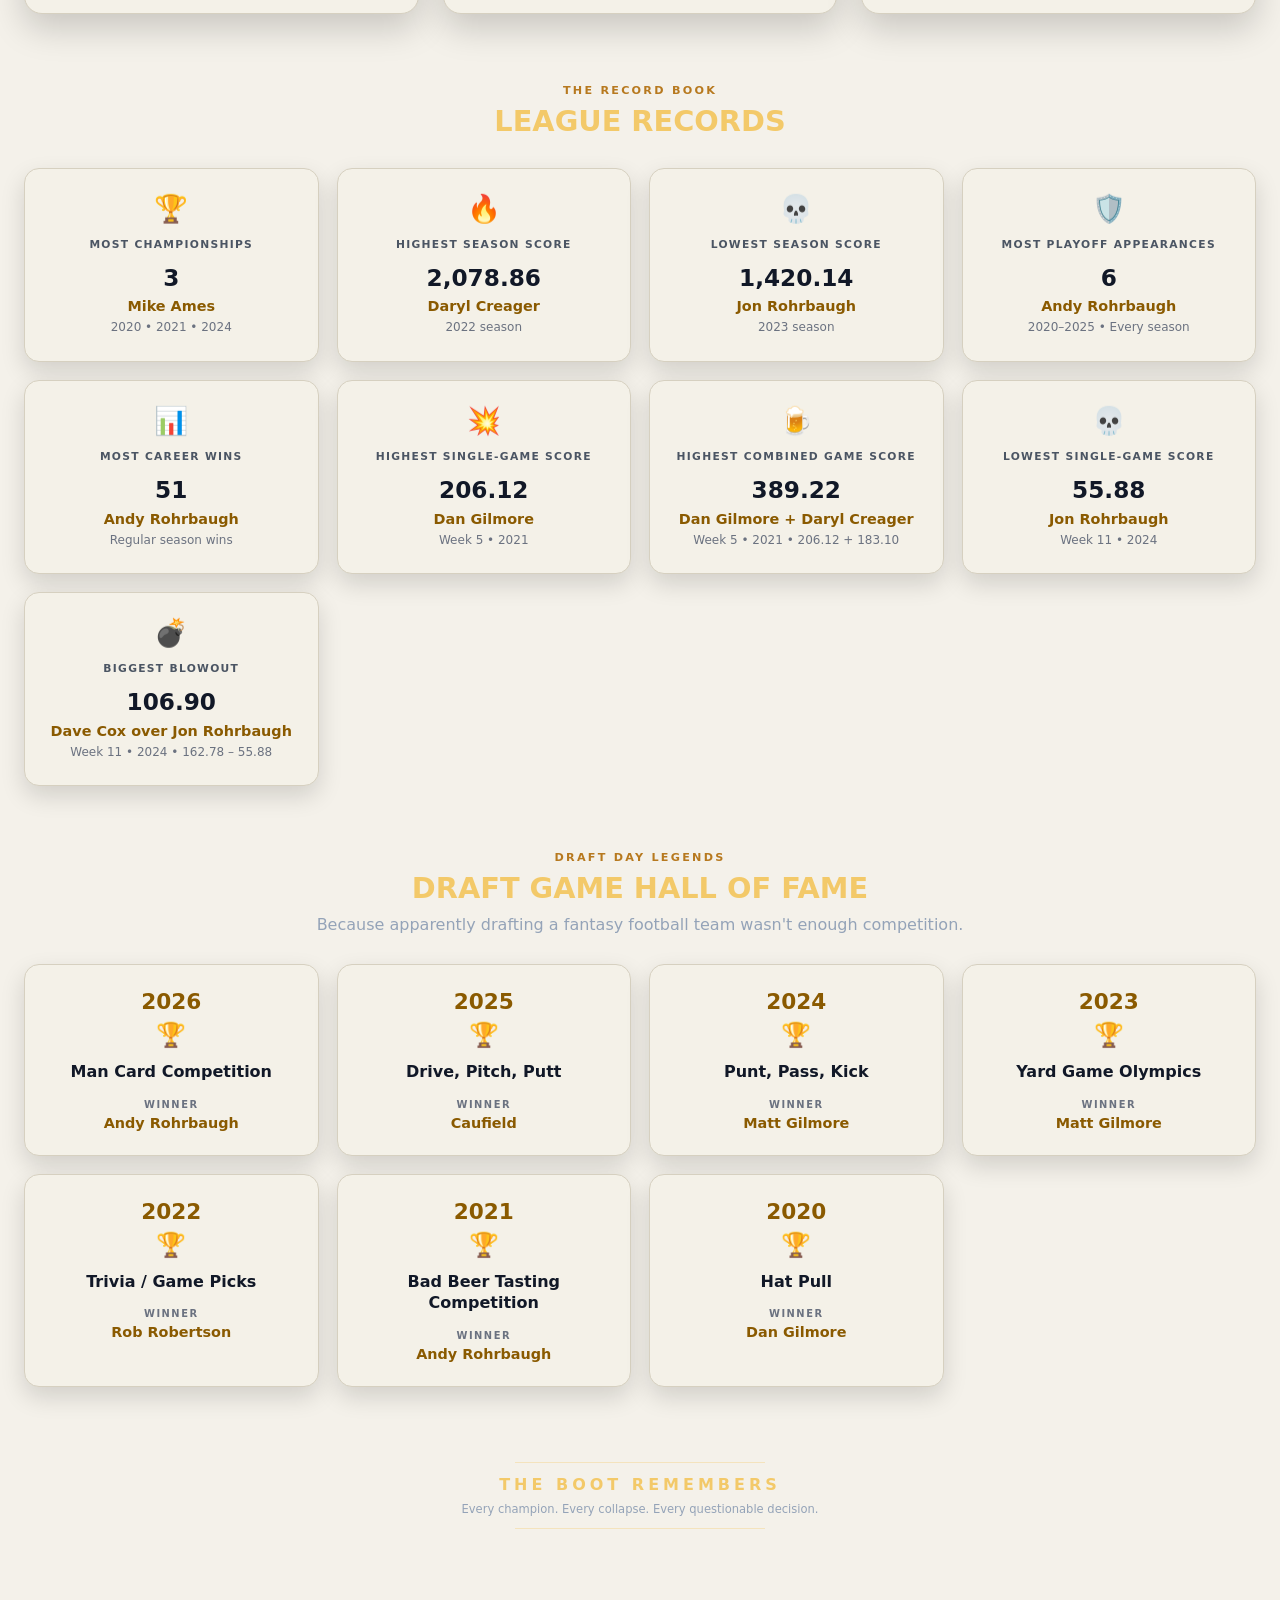
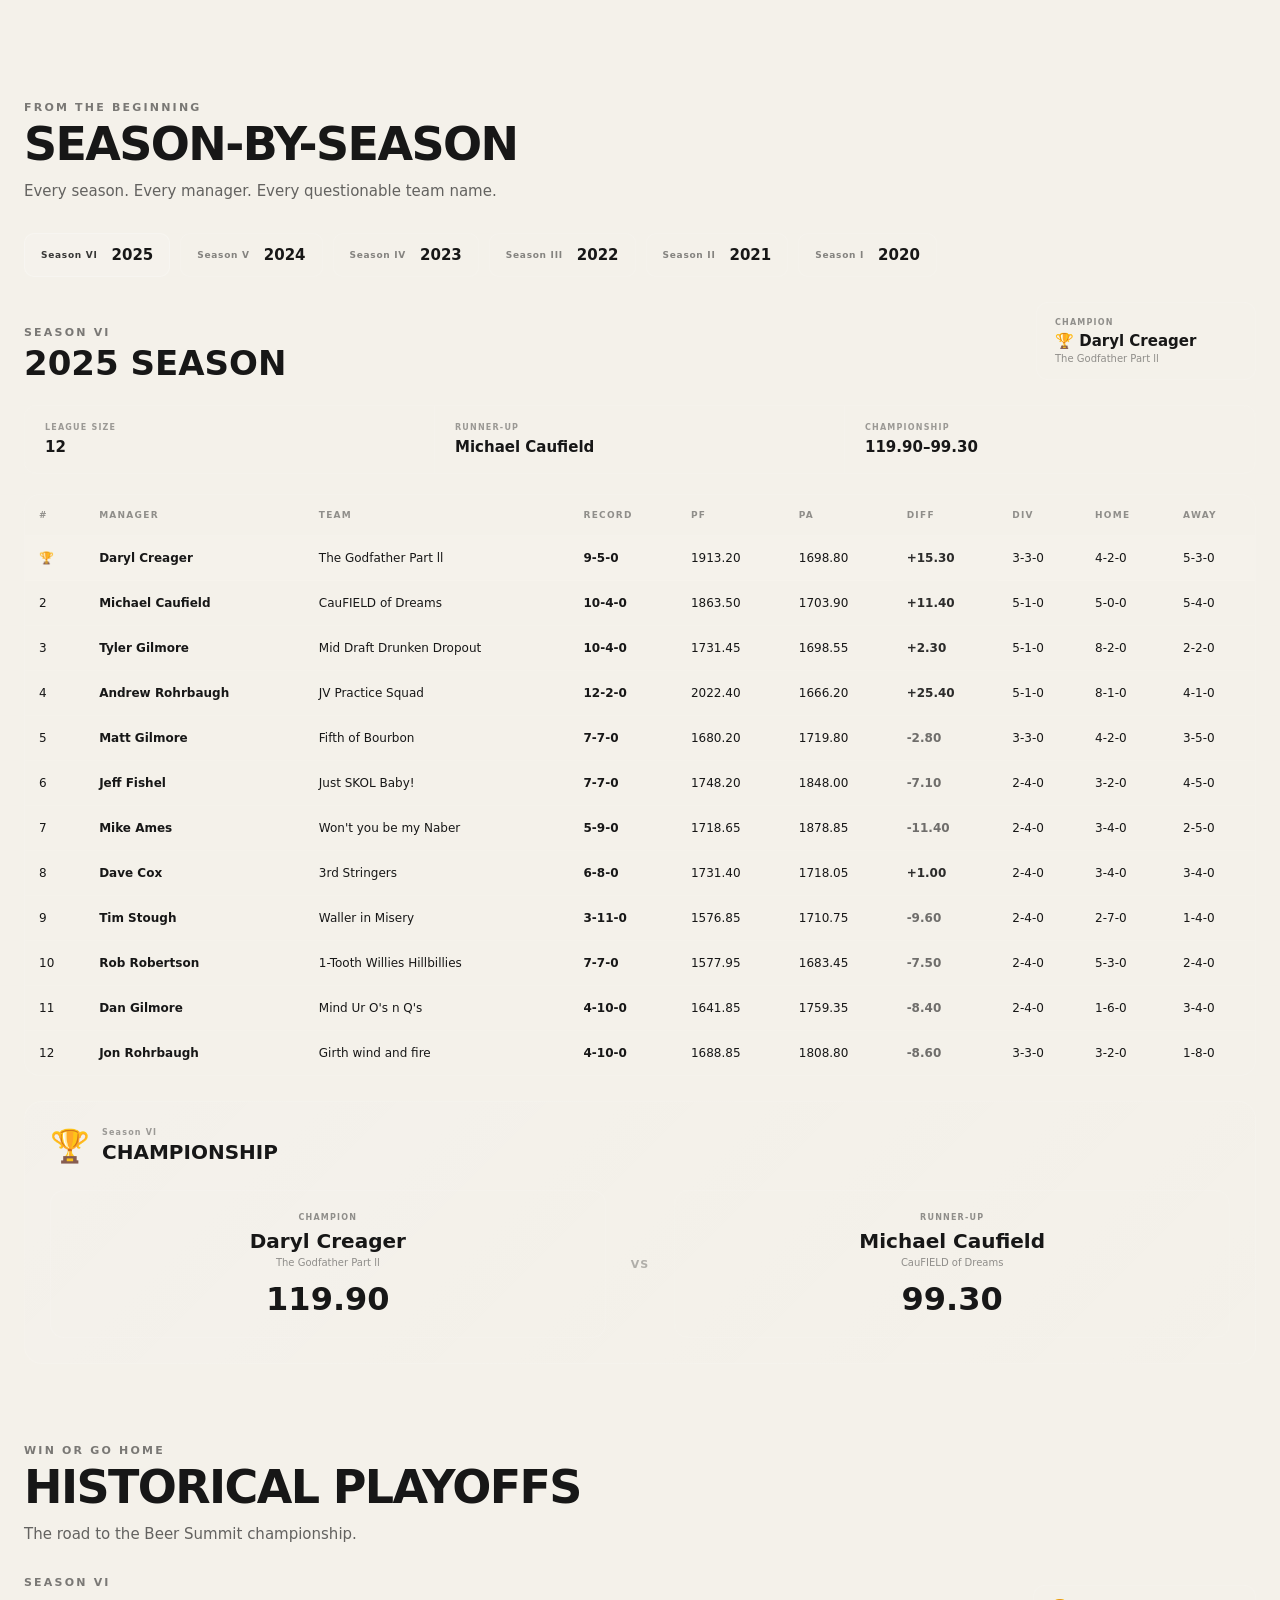
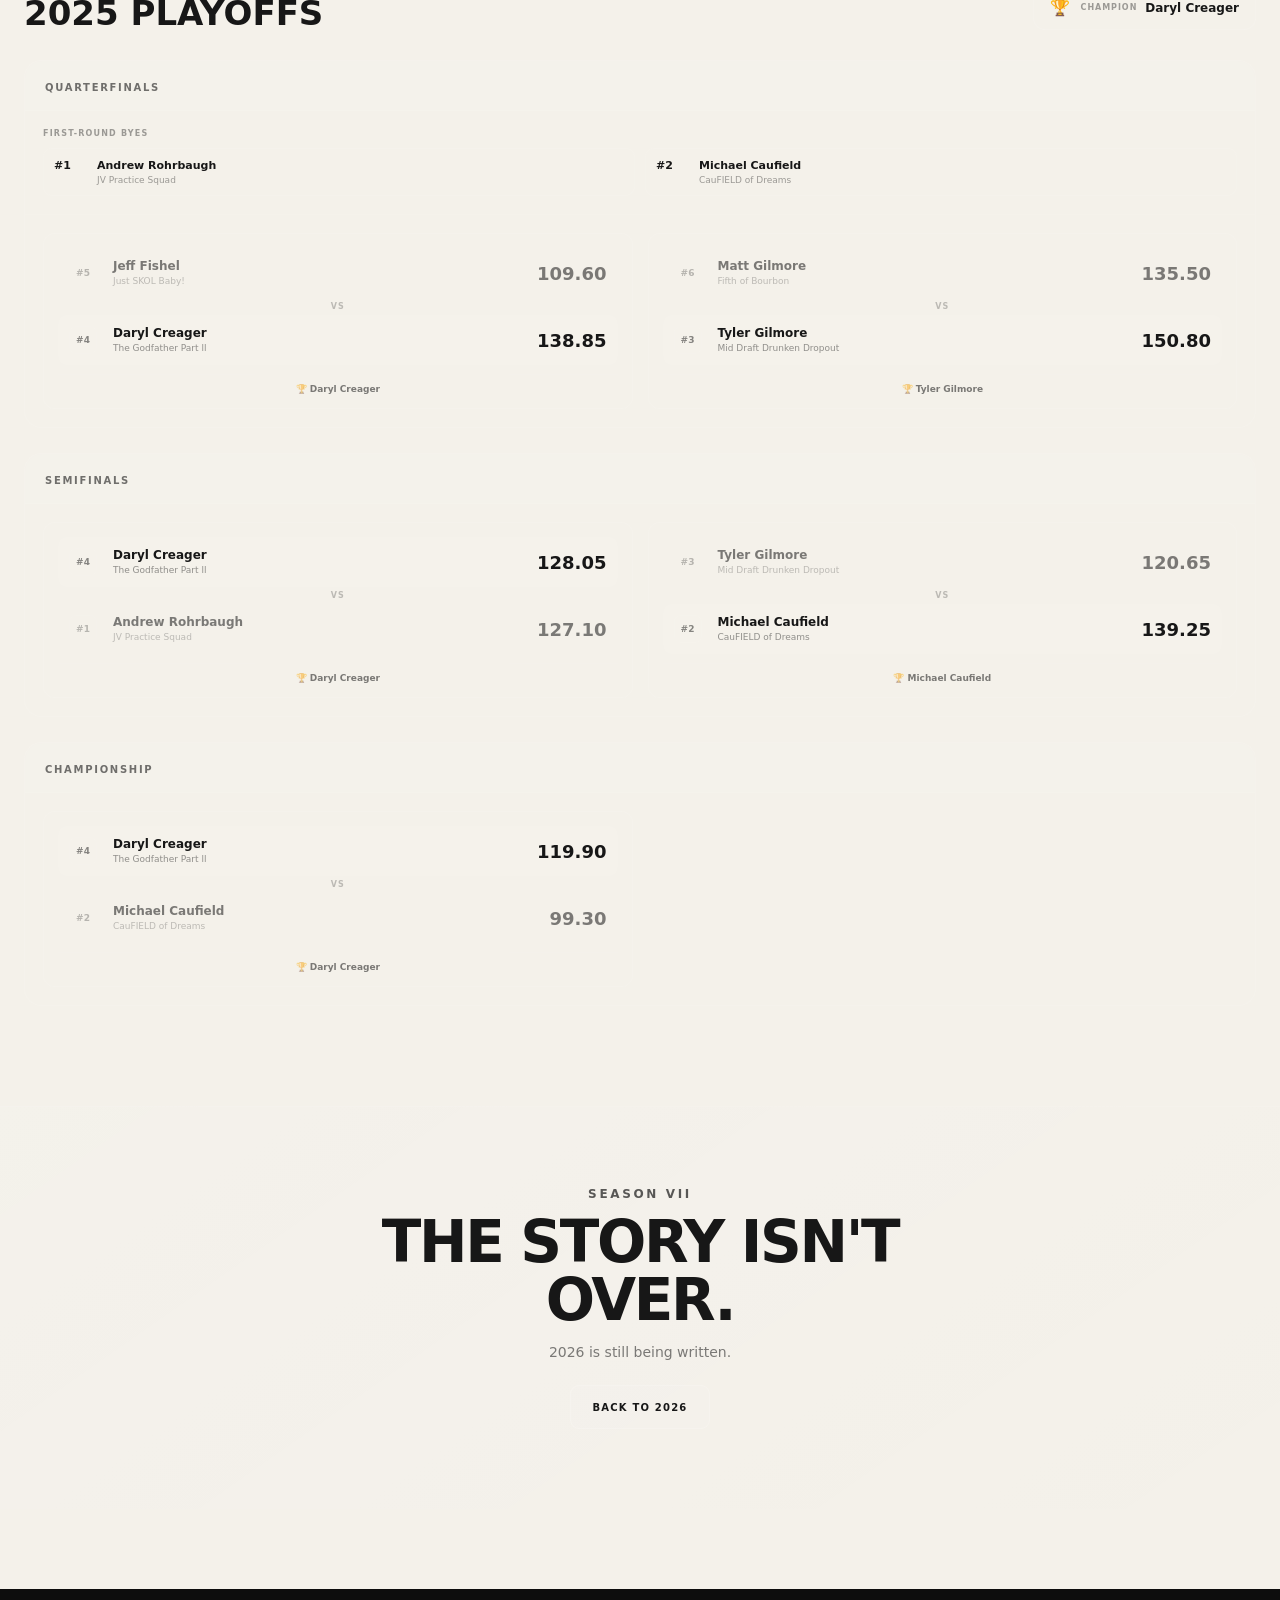
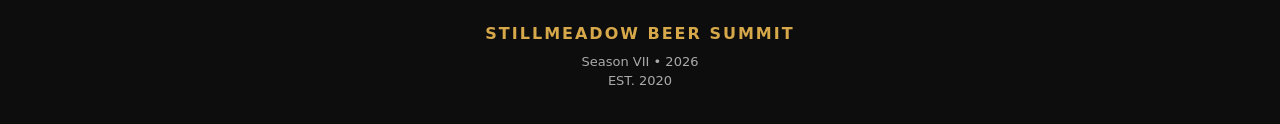
<file: history.html>
<!DOCTYPE html>
<html lang="en">
<head>
  <meta charset="UTF-8">

  <meta
    name="viewport"
    content="width=device-width, initial-scale=1.0"
  >

  <title>League History | Stillmeadow Beer Summit</title>

  <!-- Main site stylesheet -->
  <link rel="stylesheet" href="style.css">

  <!-- History-specific stylesheet -->
  <link rel="stylesheet" href="history.css">
</head>

<body>

  <!-- =====================================================
       HEADER
  ====================================================== -->

  <header class="site-header">

    <div class="header-inner">

      <div class="site-brand">

        <a href="index.html" class="site-logo">
          STILLMEADOW
        </a>

        <span class="site-subtitle">
          BEER SUMMIT
        </span>

      </div>


      <!-- =================================================
           NAVIGATION
      ================================================== -->

      <nav class="main-nav">

        <a href="index.html">
          HOME
        </a>

        <a href="index.html#standings">
          STANDINGS
        </a>

        <a href="index.html#matchups">
          MATCHUPS
        </a>

        <a href="index.html#schedule">
          SCHEDULE
        </a>

        <a href="managers.html">
          MANAGERS
        </a>

        <a
          href="history.html"
          class="active"
        >
          HISTORY
        </a>

      </nav>

    </div>

  </header>


  <!-- =====================================================
       MAIN CONTENT
  ====================================================== -->

  <main class="history-page">

    <!-- ===================================================
         HERO
    ==================================================== -->

    <section class="history-hero">

      <div class="history-hero-content">

        <span class="history-kicker">
          STILLMEADOW BEER SUMMIT
        </span>

        <h1>
          LEAGUE HISTORY
        </h1>

        <p>
          Six seasons. Plenty of bad decisions.
          A whole lot of beer.
        </p>

        <div class="history-years">
          2020 — 2025
        </div>

      </div>

    </section>


    <!-- ===================================================
         ALL-TIME SUMMARY
    ==================================================== -->

    <section class="history-section">

      <div class="section-heading">

        <span class="section-kicker">
          THE BIG PICTURE
        </span>

        <h2>
          ALL-TIME LEAGUE
        </h2>

      </div>


      <div
        id="history-summary"
        class="history-summary-grid"
      >

        <!-- Filled by history-page.js -->

        <div class="history-stat-card">

          <span class="history-stat-label">
            SEASONS
          </span>

          <strong id="history-seasons">
            6
          </strong>

          <small>
            2020–2025
          </small>

        </div>


        <div class="history-stat-card">

          <span class="history-stat-label">
            CHAMPIONS
          </span>

          <strong id="history-champions">
            3
          </strong>

          <small>
            Mike Ames &amp; Daryl Creager &amp; Dan Gilmore
          </small>

        </div>


        <div class="history-stat-card">

          <span class="history-stat-label">
            TEAMS
          </span>

          <strong id="history-teams">
            10–12
          </strong>

          <small>
            League size over the years
          </small>

        </div>


        <div class="history-stat-card">

          <span class="history-stat-label">
            CURRENT SEASON
          </span>

          <strong>
            VII
          </strong>

          <small>
            2026
          </small>

        </div>

      </div>

    </section>


    <!-- ===================================================
         CHAMPIONSHIP HISTORY
    ==================================================== -->

    <section
      id="championships"
      class="history-section"
    >

      <div class="section-heading">

        <span class="section-kicker">
          THE WINNERS
        </span>

        <h2>
          CHAMPIONSHIP HISTORY
        </h2>

        <p>
          The names that survived the regular season,
          the playoffs, and each other.
        </p>

      </div>


      <div
        id="championship-history"
        class="championship-history-grid"
      >

        <!-- Filled by history-page.js -->

      </div>

    </section>


    <!-- ===================================================
         ALL-TIME MANAGER LEADERBOARD
    ==================================================== -->

    <section
      id="all-time"
      class="history-section"
    >

      <div class="section-heading">

        <span class="section-kicker">
          CAREER RECORDS
        </span>

        <h2>
          ALL-TIME MANAGER LEADERBOARD
        </h2>

        <p>
          The numbers don't lie. Usually.
        </p>

      </div>


      <div class="history-table-wrapper">

        <table
          class="history-table"
          id="all-time-manager-table"
        >

          <thead>

            <tr>

              <th>
                #
              </th>

              <th>
                MANAGER
              </th>

              <th>
                W
              </th>

              <th>
                L
              </th>

              <th>
                RECORD
              </th>

              <th>
                TITLES
              </th>

              <th>
                RUNNER-UP
              </th>

              <th>
                PLAYOFFS
              </th>

              <th>
                AVG FINISH
              </th>

            </tr>

          </thead>


          <tbody id="all-time-manager-body">

            <!-- Filled by history-page.js -->

          </tbody>

        </table>

      </div>

    </section>


    <!-- ===================================================
         LEAGUE RECORDS
    ==================================================== -->

    <section
      id="records"
      class="history-section"
    >

      <div class="section-heading">

        <span class="section-kicker">
          THE RECORD BOOK
        </span>

        <h2>
          LEAGUE RECORDS
        </h2>

        <p>
          The good, the bad, and the completely ridiculous.
        </p>

      </div>


      <div
        id="league-records"
        class="league-records-grid"
      >

        <!-- Filled by history-page.js -->

      </div>

    </section>
<!-- =========================================================
     BEER BOOT HALL OF FAME
     ========================================================= -->

<section id="beer-boot-hall-of-fame" class="history-section beer-boot-hof-section">

    <div class="section-heading beer-boot-hof-heading">

        <div class="beer-boot-hof-kicker">
            THE BOOT REMEMBERS
        </div>

        <h2>
            🍺 BEER BOOT HALL OF FAME
        </h2>

        <p>
            The legends, lunatics and champions who helped make the
            Stillmeadow Beer Summit what it is today.
        </p>

        <div class="beer-boot-hof-established">
            STILLMEADOW BEER SUMMIT • EST. 2020 • SEASONS I–VII
        </div>

    </div>


    <!-- =====================================================
         HALL OF FAME INDUCTEES
         ===================================================== -->

    <div
        id="beer-boot-inductees"
        class="beer-boot-inductee-grid">
    </div>


    <!-- =====================================================
         RECORD BOOK
         ===================================================== -->

    <div class="beer-boot-subheading">

        <div class="beer-boot-subheading-kicker">
            THE RECORD BOOK
        </div>

        <h3>
            LEAGUE RECORDS
        </h3>

    </div>

    <div
        id="beer-boot-records"
        class="beer-boot-record-grid">
    </div>


    <!-- =====================================================
         DRAFT DAY HALL OF FAME
         ===================================================== -->

    <div class="beer-boot-subheading beer-boot-draft-heading">

        <div class="beer-boot-subheading-kicker">
            DRAFT DAY LEGENDS
        </div>

        <h3>
            DRAFT GAME HALL OF FAME
        </h3>

        <p>
            Because apparently drafting a fantasy football team
            wasn't enough competition.
        </p>

    </div>

    <div
        id="beer-boot-draft-games"
        class="beer-boot-draft-grid">
    </div>


    <!-- =====================================================
         CLOSING
         ===================================================== -->

    <div class="beer-boot-closing">

        <div class="beer-boot-closing-line"></div>

        <div class="beer-boot-closing-text">
            THE BOOT REMEMBERS
        </div>

        <div class="beer-boot-closing-subtext">
            Every champion. Every collapse. Every questionable decision.
        </div>

        <div class="beer-boot-closing-line"></div>

    </div>

</section>

    <!-- ===================================================
         SEASON-BY-SEASON HISTORY
    ==================================================== -->

    <section
      id="seasons"
      class="history-section"
    >

      <div class="section-heading">

        <span class="section-kicker">
          FROM THE BEGINNING
        </span>

        <h2>
          SEASON-BY-SEASON
        </h2>

        <p>
          Every season. Every manager. Every questionable
          team name.
        </p>

      </div>


      <!-- Season selector -->

      <div
        id="history-season-selector"
        class="history-season-selector"
      >

        <!-- Filled by history-page.js -->

      </div>


      <!-- Selected season -->

      <div
        id="season-history-container"
        class="season-history-container"
      >

        <!-- Filled by history-page.js -->

        <div class="history-loading">

          <span>
            Loading league history...
          </span>

        </div>

      </div>

    </section>


    <!-- ===================================================
         HISTORICAL PLAYOFFS
    ==================================================== -->

    <section
      id="playoffs"
      class="history-section"
    >

      <div class="section-heading">

        <span class="section-kicker">
          WIN OR GO HOME
        </span>

        <h2>
          HISTORICAL PLAYOFFS
        </h2>

        <p>
          The road to the Beer Summit championship.
        </p>

      </div>


      <div
        id="historical-playoffs"
        class="historical-playoffs"
      >

        <!-- Filled by history-page.js -->

      </div>

    </section>


    <!-- ===================================================
         FOOTER CTA
    ==================================================== -->

    <section class="history-footer">

      <div class="history-footer-content">

        <span class="history-kicker">
          SEASON VII
        </span>

        <h2>
          THE STORY ISN'T OVER.
        </h2>

        <p>
          2026 is still being written.
        </p>

        <a
          href="index.html"
          class="history-button"
        >
          BACK TO 2026
        </a>

      </div>

    </section>

  </main>


  <!-- =====================================================
       FOOTER
  ====================================================== -->

  <footer class="site-footer">

    <div class="footer-inner">

      <div>

        <strong>
          STILLMEADOW BEER SUMMIT
        </strong>

        <span>
          Season VII • 2026
        </span>

      </div>


      <div>

        <span>
          EST. 2020
        </span>

      </div>

    </div>

  </footer>


  <!-- =====================================================
       JAVASCRIPT
  ====================================================== -->

  <!-- Historical database -->
  <script src="history.js"></script>

  <!-- History page renderer -->
  <script src="history-page.js"></script>

</body>
</html>
</file>
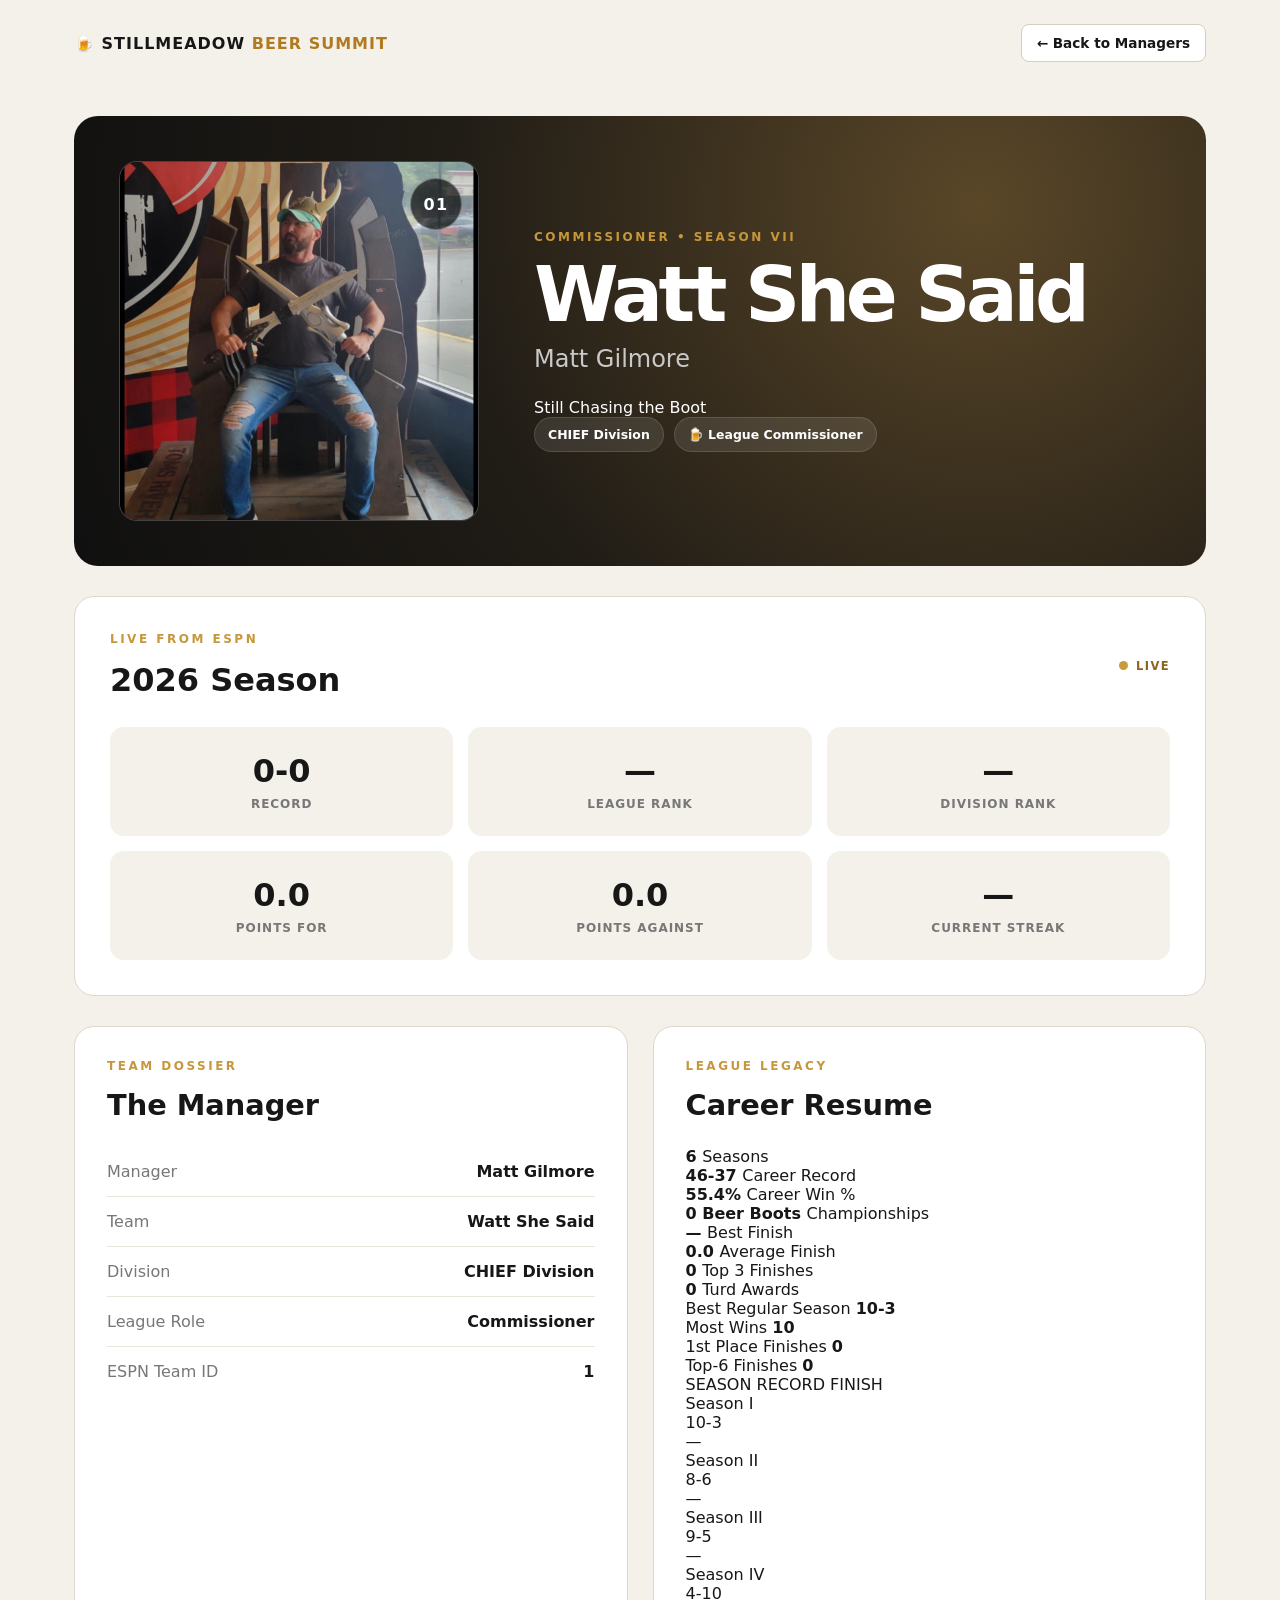
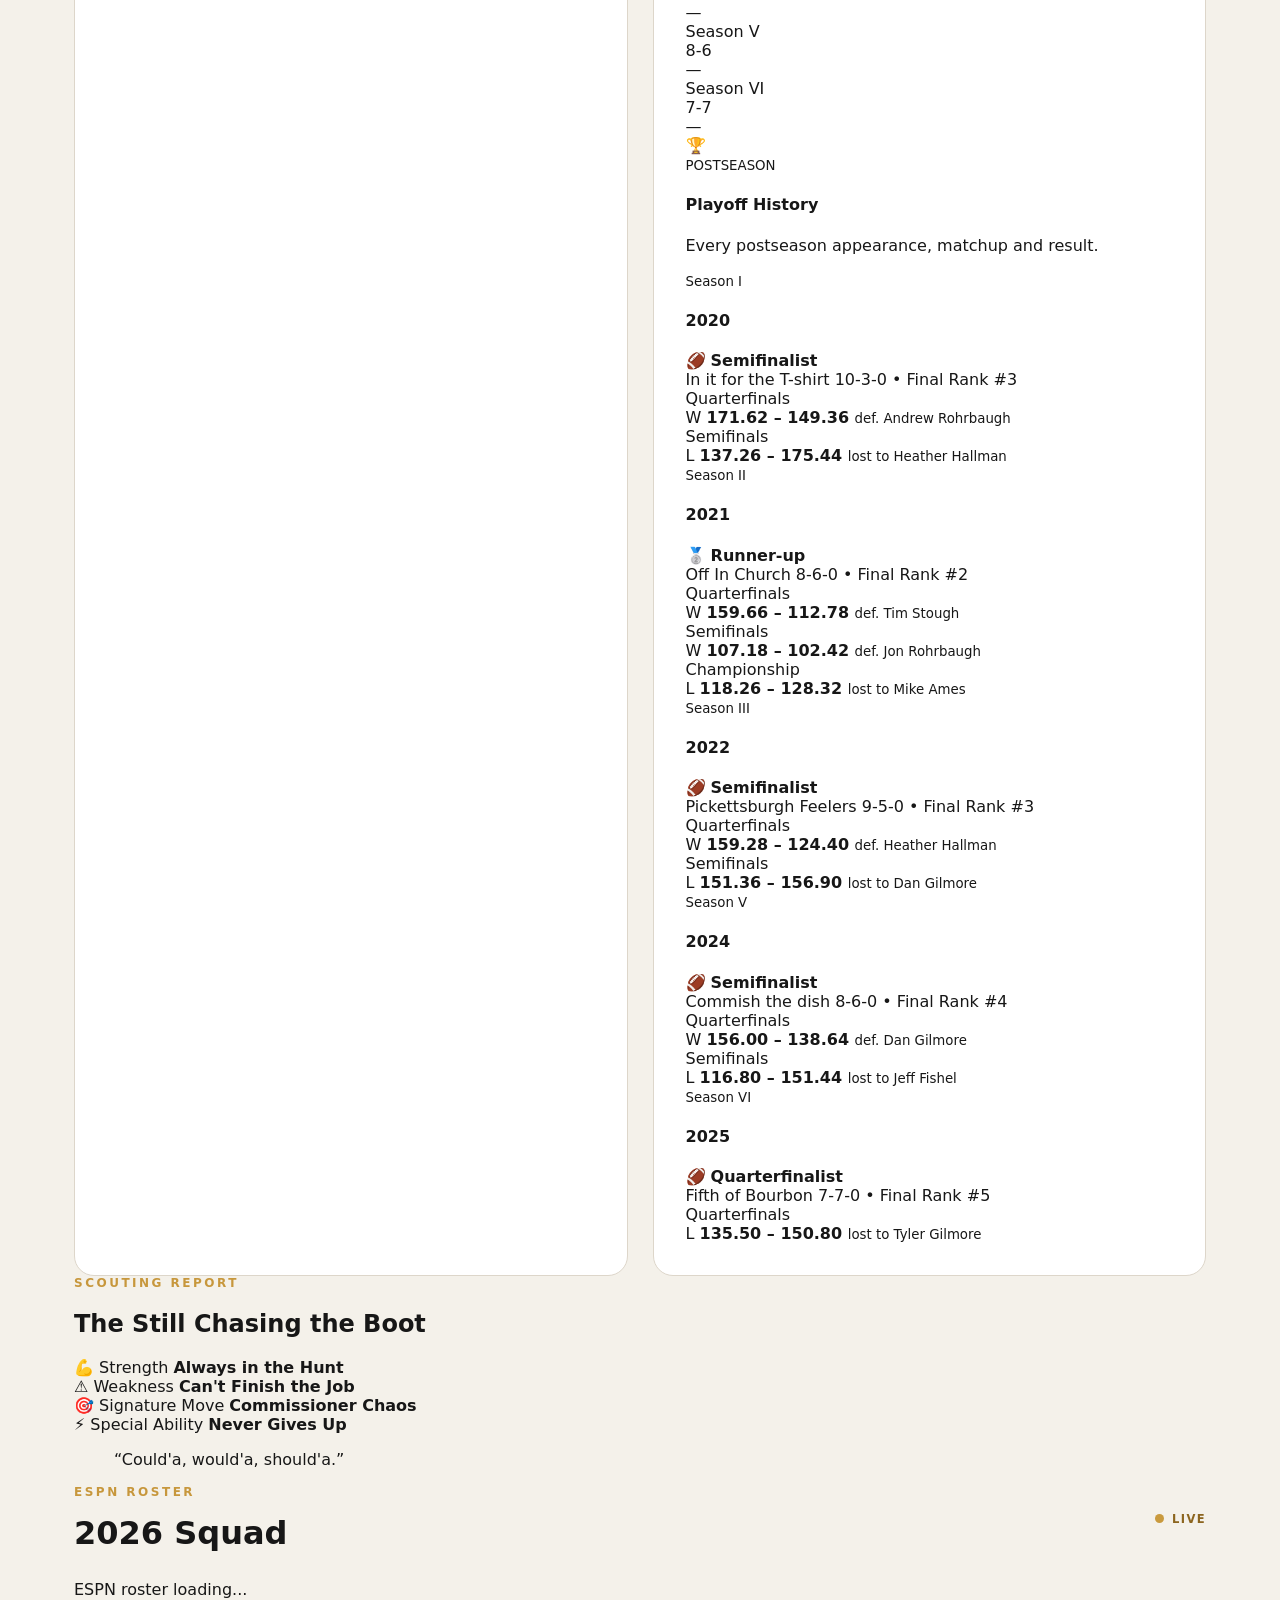
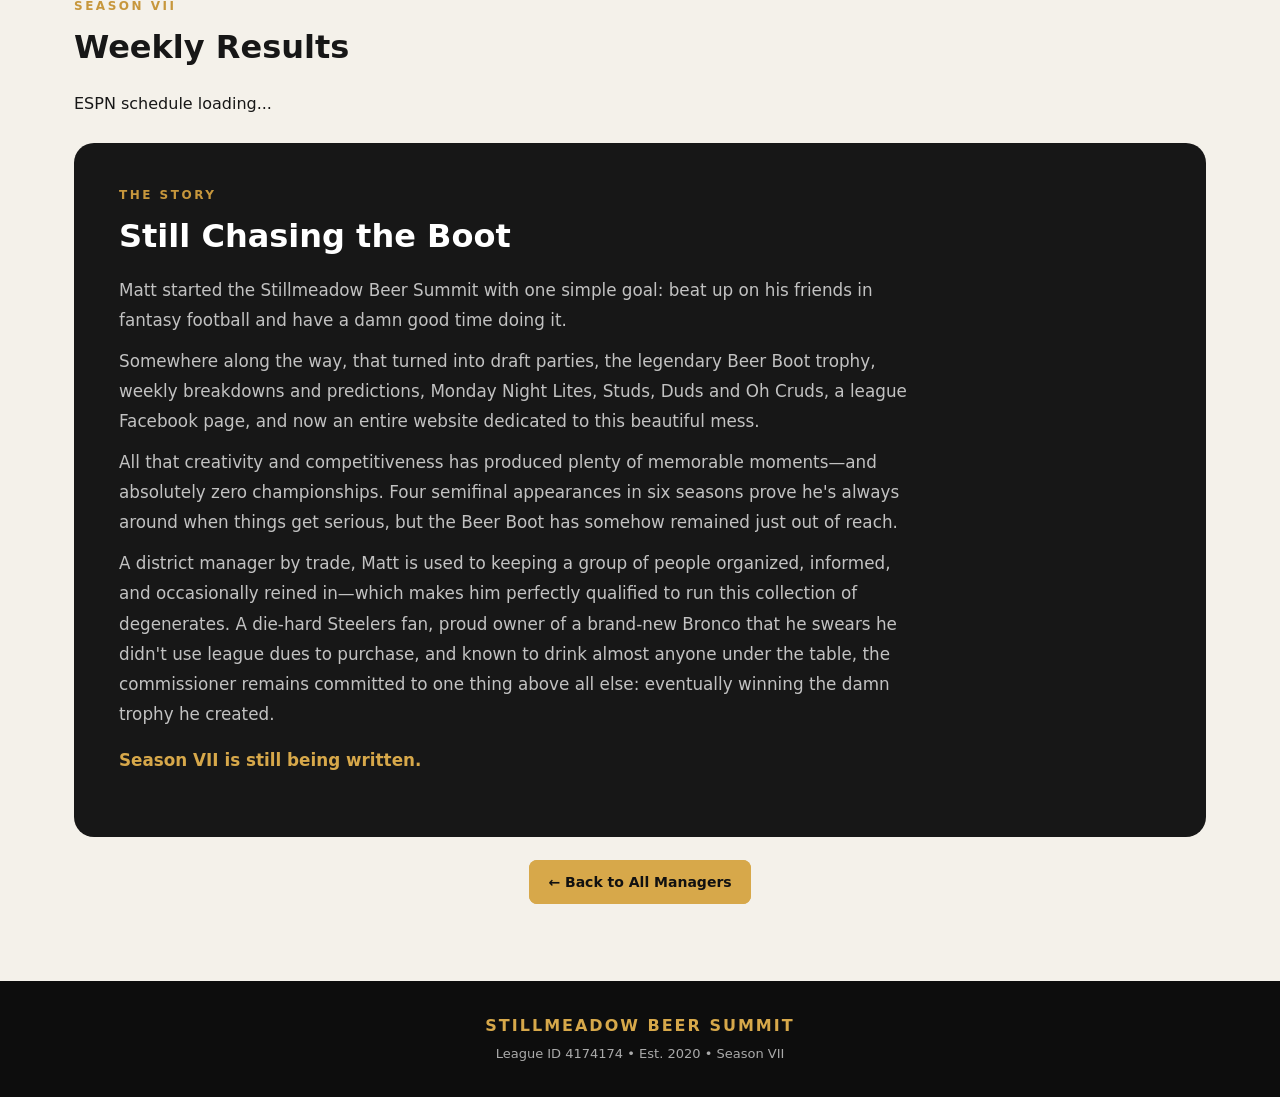
<file: manager.html>
<!doctype html>

<html lang="en">

<head>

  <meta charset="utf-8">

  <meta name="viewport" content="width=device-width, initial-scale=1">

  <title>Manager Profile | Stillmeadow Beer Summit</title>

  <link rel="stylesheet" href="style.css">

</head>

<body class="manager-profile-page">

  <!-- =========================

       PROFILE NAVIGATION

  ========================== -->

  <nav class="profile-nav">

    <a class="profile-brand" href="index.html">

      🍺 STILLMEADOW <span>BEER SUMMIT</span>

    </a>

    <a class="back-button" href="index.html#managers">

      ← Back to Managers

    </a>

  </nav>

  <!-- =========================

       MANAGER PROFILE

  ========================== -->

  <main class="profile-page-content">

    <section id="manager-profile">

      <div class="profile-loading">

        Loading manager profile...

      </div>

    </section>

  </main>

  <!-- =========================

       FOOTER

  ========================== -->

  <footer>

    <strong>STILLMEADOW BEER SUMMIT</strong>

    <span>

      League ID 4174174 • Est. 2020 • Season VII

    </span>

  </footer>

    <script src="history.js"></script>
  <script src="manager.js"></script>

</body>
</html>
</file>
<file: style.css>
/* =========================

   GLOBAL

========================== */

* {

  box-sizing: border-box;

}

html {

  scroll-behavior: smooth;

}

body {

  margin: 0;

  font-family: Inter, system-ui, -apple-system, BlinkMacSystemFont, "Segoe UI", sans-serif;

  background: #f4f1ea;

  color: #171717;

}

a {

  color: inherit;

  text-decoration: none;

}

/* =========================

   HERO

========================== */

.hero {

  background:

    radial-gradient(circle at 78% 35%, #57452a 0, #211c15 35%, #0d0d0d 75%);

  color: #fff;

  min-height: 680px;

}

.nav {

  max-width: 1180px;

  margin: auto;

  padding: 25px 24px;

  display: flex;

  justify-content: space-between;

  align-items: center;

  gap: 30px;

}

.brand {

  font-weight: 900;

  letter-spacing: 1px;

}

.brand span {

  color: #d7a84a;

}

.navlinks {

  display: flex;

  gap: 20px;

  font-size: 13px;

  color: #ddd;

}

.navlinks a:hover {

  color: #e5b653;

}

.hero-content {

  max-width: 1180px;

  margin: auto;

  padding: 90px 24px;

  display: grid;

  grid-template-columns: 1.5fr 1fr;

  align-items: center;

  gap: 70px;

}

.eyebrow {

  font-size: 12px;

  letter-spacing: 2.5px;

  font-weight: 800;

  color: #c7973c;

  margin: 0 0 15px;

}

h1 {

  font-size: clamp(48px, 7vw, 82px);

  line-height: 0.95;

  margin: 0 0 25px;

  letter-spacing: -3px;

}

h1 span {

  color: #d7a84a;

}

.lead {

  font-size: 19px;

  line-height: 1.6;

  color: #ccc;

  max-width: 600px;

}

.buttons {

  display: flex;

  gap: 12px;

  margin-top: 32px;

  flex-wrap: wrap;

}

.button {

  padding: 13px 18px;

  border: 1px solid #555;

  border-radius: 8px;

  font-weight: 800;

  font-size: 14px;

}

.button.primary {

  background: #d7a84a;

  color: #111;

  border-color: #d7a84a;

}

.boot-card {

  border: 1px solid #5c4a2d;

  background: rgba(0, 0, 0, 0.35);

  border-radius: 20px;

  padding: 55px;

  text-align: center;

  box-shadow: 0 20px 80px rgba(0, 0, 0, 0.35);

}

.boot {

  font-size: 145px;

}

.boot-card p {

  font-weight: 900;

  letter-spacing: 3px;

  margin: 10px 0 5px;

}

.boot-card small {

  color: #c7b78f;

}

/* =========================

   GENERAL SECTIONS

========================== */

.section {

  max-width: 1180px;

  margin: auto;

  padding: 90px 24px;

}

.section.dark {

  max-width: none;

  background: #171717;

  color: #fff;

}

.section.dark > * {

  max-width: 1132px;

  margin-left: auto;

  margin-right: auto;

}

.section-head {

  display: flex;

  justify-content: space-between;

  align-items: end;

  gap: 30px;

  margin-bottom: 35px;

}

.section-head h2 {

  font-size: 42px;

  margin: 0;

  letter-spacing: -1.5px;

}

.section-head > p {

  max-width: 430px;

  color: #777;

}

.dark .section-head > p {

  color: #aaa;

}

/* =========================

   2026 SEASON

========================== */

.season-section {

  background: #101720;

  color: #fff;

  max-width: none;

}

.season-section > * {

  max-width: 1132px;

  margin-left: auto;

  margin-right: auto;

}

.division-grid {

  display: grid;

  grid-template-columns: repeat(3, 1fr);

  gap: 20px;

  margin-top: 30px;

}

.division-card {

  background: #18212d;

  border: 1px solid #2b3745;

  border-radius: 14px;

  overflow: hidden;

}

.division-title {

  display: flex;

  align-items: center;

  gap: 10px;

  padding: 18px 20px;

  border-bottom: 1px solid #2b3745;

}

.division-title span {

  font-size: 1.5rem;

}

.division-title h3 {

  margin: 0;

  font-size: 1.1rem;

}

.team-row {

  padding: 15px 20px;

  border-bottom: 1px solid #2b3745;

}

.team-row:last-child {

  border-bottom: none;

}

.team-row span {

  display: block;

  font-weight: 700;

  margin-bottom: 4px;

}

.team-row small {

  opacity: 0.65;

}

/* =========================

   SEASON LINKS

========================== */

.season-links {

  display: grid;

  grid-template-columns: repeat(3, 1fr);

  gap: 20px;

  margin-top: 25px;

}

.season-link {

  display: flex;

  gap: 15px;

  align-items: center;

  padding: 22px;

  background: #18212d;

  border: 1px solid #2b3745;

  border-radius: 14px;

}

.season-link span {

  font-size: 2rem;

}

.season-link h3 {

  margin: 0 0 5px;

}

.season-link p {

  margin: 0;

  opacity: 0.65;

  font-size: 0.9rem;

}

/* =========================

   LEAGUE STATS

========================== */

.stats {

  display: grid;

  grid-template-columns: repeat(4, 1fr);

  gap: 1px;

  padding-top: 0;

  padding-bottom: 0;

  background: #171717;

}

.stats > div {

  background: #222;

  padding: 40px 20px;

  text-align: center;

}

.stat {

  font-size: 38px;

  font-weight: 900;

  color: #d7a84a;

}

.stat span {

  display: block;

  margin-top: 7px;

  font-size: 12px;

  font-weight: 800;

  letter-spacing: 1.5px;

  text-transform: uppercase;

  color: #aaa;

}

/* =========================

   CHAMPIONS

========================== */

.champ-grid {

  display: grid;

  grid-template-columns: repeat(3, 1fr);

  gap: 22px;

}

.champ {

  background: #fff;

  border: 1px solid #ddd7cb;

  border-radius: 16px;

  padding: 28px;

  text-align: center;

  box-shadow: 0 10px 30px rgba(0, 0, 0, 0.06);

}

.season {

  font-size: 13px;

  font-weight: 900;

  letter-spacing: 2px;

  color: #a77b2d;

}

.bigboot {

  font-size: 65px;

  margin: 18px 0;

}

.champ h3 {

  margin: 0 0 8px;

}

.champ p {

  margin: 0;

  color: #777;

}

/* =========================

   LEAGUE HISTORY

========================== */

.timeline {

  display: grid;

  grid-template-columns: repeat(7, 1fr);

  gap: 12px;

}

.timeline > div {

  border-left: 1px solid #444;

  padding: 15px;

  min-height: 150px;

}

.timeline b {

  display: block;

  font-size: 24px;

  color: #d7a84a;

}

.timeline span {

  display: block;

  margin-top: 6px;

  font-weight: 800;

}

.timeline em {

  display: block;

  margin-top: 10px;

  font-size: 12px;

  color: #999;

  font-style: normal;

}

.timeline .current {

  background: rgba(215, 168, 74, 0.08);

  border-left-color: #d7a84a;

}

/* =========================

   STANDINGS

========================== */

.standings-wrap {

  overflow-x: auto;

  border: 1px solid #ddd7cb;

  border-radius: 14px;

  background: #fff;

}

.standings {

  width: 100%;

  border-collapse: collapse;

  min-width: 700px;

}

.standings th {

  background: #171717;

  color: #fff;

  text-align: left;

  padding: 15px;

  font-size: 12px;

  letter-spacing: 1px;

  text-transform: uppercase;

}

.standings td {

  padding: 15px;

  border-bottom: 1px solid #eee;

}

.standings tr:last-child td {

  border-bottom: none;

}

.standings tbody tr:hover {

  background: #faf8f3;

}

/* =========================

   MANAGER CARDS

========================== */

.managers-section {

  overflow: hidden;

}

.manager-grid {

  display: grid;

  grid-template-columns: repeat(3, 1fr);

  gap: 22px;

  margin-top: 35px;

}

.manager-card {

  position: relative;

  overflow: hidden;

  border: 1px solid rgba(255, 255, 255, 0.12);

  border-radius: 14px;

  background: linear-gradient(

    145deg,

    rgba(255, 255, 255, 0.09),

    rgba(255, 255, 255, 0.025)

  );

  box-shadow: 0 14px 35px rgba(0, 0, 0, 0.22);

  transition: transform 0.25s ease, box-shadow 0.25s ease;

}

.manager-card:hover {

  transform: translateY(-5px);

  box-shadow: 0 20px 45px rgba(0, 0, 0, 0.35);

}

.manager-photo {

  position: relative;

  height: 105px;

  overflow: hidden;

  background: #111;

}

.manager-photo::after {

  content: "";

  position: absolute;

  inset: 0;

  background: linear-gradient(

    to bottom,

    transparent 35%,

    rgba(0, 0, 0, 0.7) 100%

  );

  pointer-events: none;

}

.manager-photo img {

  width: 100%;

  height: 100%;

  object-fit: cover;

  object-position: center;

  display: block;

  transition: transform 0.35s ease;

}

.manager-card:hover .manager-photo img {

  transform: scale(1.04);

}

.manager-number {

  position: absolute;

  top: 9px;

  right: 9px;

  z-index: 2;

  display: flex;

  align-items: center;

  justify-content: center;

  width: 30px;

  height: 30px;

  border: 1px solid rgba(255, 255, 255, 0.3);

  border-radius: 50%;

  background: rgba(0, 0, 0, 0.6);

  color: white;

  font-size: 0.62rem;

  font-weight: 800;

  letter-spacing: 0.05em;

}

.manager-info {

  padding: 16px 18px 18px;

}

.manager-label {

  margin: 0 0 5px;

  font-size: 0.6rem;

  font-weight: 800;

  letter-spacing: 0.13em;

  text-transform: uppercase;

  opacity: 0.6;

}

.manager-info h3 {

  margin: 0;

  font-size: 1.2rem;

  line-height: 1.1;

}

.manager-info h4 {

  margin: 6px 0 13px;

  font-size: 0.85rem;

  font-weight: 600;

  opacity: 0.72;

}

.manager-meta {

  display: flex;

  flex-wrap: wrap;

  gap: 6px;

  margin-bottom: 15px;

}

.manager-meta span {

  padding: 5px 8px;

  border-radius: 999px;

  background: rgba(255, 255, 255, 0.07);

  font-size: 0.65rem;

  font-weight: 600;

}

.manager-stats {

  display: grid;

  grid-template-columns: repeat(3, 1fr);

  border-top: 1px solid rgba(255, 255, 255, 0.1);

  padding-top: 12px;

}

.manager-stats div {

  text-align: center;

  border-right: 1px solid rgba(255, 255, 255, 0.08);

}

.manager-stats div:last-child {

  border-right: none;

}

.manager-stats strong {

  display: block;

  font-size: 0.95rem;

}

.manager-stats small {

  display: block;

  margin-top: 3px;

  font-size: 0.55rem;

  text-transform: uppercase;

  letter-spacing: 0.06em;

  opacity: 0.5;

}

/* =========================

   HALL OF FAME

========================== */

.hall {

  text-align: center;

  padding: 70px 30px;

  border: 1px solid #ddd7cb;

  border-radius: 18px;

  background: #fff;

}

.hall-icon {

  font-size: 70px;

  margin-bottom: 15px;

}

.hall h3 {

  margin: 0 0 10px;

}

.hall p {

  margin: 0 auto;

  max-width: 500px;

  color: #777;

}

/* =========================

   FOOTER

========================== */

footer {

  background: #0d0d0d;

  color: #aaa;

  padding: 35px 24px;

  text-align: center;

}

footer strong {

  display: block;

  color: #d7a84a;

  letter-spacing: 2px;

  margin-bottom: 8px;

}

footer span {

  font-size: 13px;

}

/* =========================

   TABLET

========================== */

@media (max-width: 1050px) {

  .manager-grid {

    grid-template-columns: repeat(2, 1fr);

  }

  .timeline {

    grid-template-columns: repeat(4, 1fr);

  }

}

/* =========================

   MOBILE

========================== */

@media (max-width: 800px) {

  .nav {

    flex-direction: column;

    align-items: flex-start;

  }

  .navlinks {

    flex-wrap: wrap;

    gap: 12px;

  }

  .hero {

    min-height: auto;

  }

  .hero-content {

    grid-template-columns: 1fr;

    gap: 40px;

    padding: 60px 24px 80px;

  }

  .boot-card {

    padding: 35px;

  }

  .section {

    padding: 65px 20px;

  }

  .section-head {

    flex-direction: column;

    align-items: flex-start;

    gap: 15px;

  }

  .section-head h2 {

    font-size: 34px;

  }

  .division-grid,

  .season-links,

  .champ-grid {

    grid-template-columns: 1fr;

  }

  .stats {

    grid-template-columns: repeat(2, 1fr);

  }

  .timeline {

    grid-template-columns: repeat(2, 1fr);

  }

}

/* =========================

   PHONE MANAGER CARDS

========================== */

@media (max-width: 650px) {

  .manager-grid {

    grid-template-columns: 1fr;

    gap: 14px;

    margin-top: 25px;

  }

  .manager-card {

    display: grid;

    grid-template-columns: 115px 1fr;

    min-height: 155px;

  }

  .manager-photo {

    height: auto;

    min-height: 155px;

  }

  .manager-photo img {

    height: 100%;

  }

  .manager-number {

    width: 28px;

    height: 28px;

    top: 7px;

    right: 7px;

  }

  .manager-info {

    padding: 15px;

  }

  .manager-info h3 {

    font-size: 1.1rem;

  }

  .manager-info h4 {

    font-size: 0.78rem;

    margin-bottom: 10px;

  }

  .manager-meta {

    margin-bottom: 10px;

  }

  .manager-stats {

    padding-top: 10px;

  }

}
/* =========================
   LIVE WEEKLY MATCHUPS
========================== */

.live-matchups {

  margin-top: 35px;

  padding: 30px;

  border: 1px solid #2b3745;

  border-radius: 16px;

  background: #18212d;

  color: #f5f5f5;

}

.live-matchups-head {

  display: flex;

  justify-content: space-between;

  align-items: center;

  margin-bottom: 22px;

}

.live-matchups-head h3 {

  margin: 0;

  font-size: 1.5rem;

  color: #ffffff;

}

.live-badge {

  font-size: 0.7rem;

  font-weight: 800;

  letter-spacing: 0.08em;

  color: #d7a84a;

}

.matchup-grid {

  display: grid;

  grid-template-columns: repeat(3, 1fr);

  gap: 15px;

}

.matchup-card {

  padding: 18px;

  border: 1px solid #2b3745;

  border-radius: 12px;

  background: rgba(0, 0, 0, 0.18);

  color: #f5f5f5;

}

.matchup-team {

  display: flex;

  justify-content: space-between;

  align-items: center;

  gap: 15px;

  font-size: 0.9rem;

}

.matchup-team span {

  font-weight: 700;

  color: #f5f5f5;

}

.matchup-team strong {

  font-size: 1.1rem;

  color: #d7a84a;

}

.matchup-vs {

  margin: 10px 0;

  text-align: center;

  font-size: 0.65rem;

  font-weight: 900;

  letter-spacing: 0.15em;

  color: #8293a3;

  opacity: 1;

}

.matchup-message {

  grid-column: 1 / -1;

  margin: 10px 0;

  text-align: center;

  color: #b8c2cc;

}

@media (max-width: 900px) {

  .matchup-grid {

    grid-template-columns: repeat(2, 1fr);

  }

}

@media (max-width: 650px) {

  .live-matchups {

    padding: 22px;

  }

  .live-matchups-head {

    align-items: flex-start;

    gap: 15px;

  }

  .matchup-grid {

    grid-template-columns: 1fr;

  }

}
/* =========================

   WEEKLY AWARDS

========================== */

.weekly-awards {

  grid-column: 1 / -1;

  margin-top: 20px;

  padding: 32px;

  border: 1px solid #2b3745;

  border-radius: 16px;

  background: #18212d;

}

.weekly-awards-head {

  display: flex;

  justify-content: space-between;

  align-items: center;

  margin-bottom: 25px;

}

.weekly-awards-head h3 {

  margin: 0;

  font-size: 1.6rem;

}

.awards-badge {

  color: #d7a84a;

  font-size: 0.7rem;

  font-weight: 900;

  letter-spacing: 0.1em;

}

.awards-week {

  margin-bottom: 25px;

  text-align: center;

  color: #d7a84a;

  font-size: 0.75rem;

  font-weight: 900;

  letter-spacing: 0.15em;

}

.awards-grid {

  display: grid;

  grid-template-columns: repeat(3, 1fr);

  gap: 18px;

}

.award-card {

  padding: 22px;

  border: 1px solid #2b3745;

  border-radius: 14px;

  background: rgba(0, 0, 0, 0.16);

}

.award-card h3 {

  margin: 0 0 8px;

  font-size: 1.25rem;

}

.award-description {

  margin: 0 0 18px;

  font-size: 0.8rem;

  color: #aaa;

}

.award-list {

  display: flex;

  flex-direction: column;

  gap: 8px;

}

.award-player {

  display: flex;

  align-items: center;

  gap: 10px;

  padding: 10px 0;

  border-bottom: 1px solid rgba(255, 255, 255, 0.08);

}

.award-player:last-child {

  border-bottom: none;

}

.award-rank {

  width: 22px;

  height: 22px;

  display: flex;

  align-items: center;

  justify-content: center;

  border-radius: 50%;

  background: rgba(215, 168, 74, 0.15);

  color: #d7a84a;

  font-size: 0.7rem;

  font-weight: 900;

}

.award-player-info {

  flex: 1;

  min-width: 0;

}

.award-player-info strong {

  display: block;

  font-size: 0.85rem;

}

.award-player-info small {

  color: #888;

  font-size: 0.7rem;

}

.award-score {

  color: #d7a84a;

  font-weight: 900;

  font-size: 0.85rem;

}

.award-empty {

  padding: 20px 0;

  text-align: center;

  color: #888;

  font-size: 0.8rem;

}

.team-awards {

  display: grid;

  grid-template-columns: repeat(2, 1fr);

  gap: 18px;

  margin-top: 22px;

}

.team-award {

  display: flex;

  align-items: center;

  gap: 18px;

  padding: 20px;

  border-radius: 14px;

  border: 1px solid #2b3745;

  background: rgba(0, 0, 0, 0.16);

}

.team-award-icon {

  font-size: 2rem;

}

.team-award small {

  display: block;

  margin-bottom: 4px;

  color: #d7a84a;

  font-size: 0.65rem;

  font-weight: 900;

  letter-spacing: 0.1em;

}

.team-award strong {

  display: block;

  font-size: 1rem;

}

.team-award span:last-child {

  display: block;

  margin-top: 3px;

  color: #aaa;

  font-size: 0.8rem;

}

/* MOBILE */

@media (max-width: 900px) {

  .awards-grid {

    grid-template-columns: 1fr;

  }

}

@media (max-width: 650px) {

  .weekly-awards {
    padding: 22px;
  }

  .weekly-awards-head {
    align-items: flex-start;
    gap: 15px;
  }

  .team-awards {
    grid-template-columns: 1fr;
  }

} /* ← ADD THIS */

.awards-coming-soon {

  padding: 45px 20px;

}

.awards-coming-soon strong {

  display: block;

  margin: 12px 0 8px;

  color: #fff;

  font-size: 1.1rem;

}

.awards-coming-soon p {

  max-width: 450px;

  margin: 0 auto;

  color: #999;

  line-height: 1.5;

}

.coming-soon-icon {

  font-size: 2.5rem;

}
/* =========================

   FULL LEAGUE SCHEDULE

========================= */

.schedule-section {

  background: #f4f1ea;

}

.schedule-week-selector {

  display: flex;

  gap: 10px;

  overflow-x: auto;

  padding-bottom: 12px;

  margin-bottom: 30px;

}

.schedule-week-button {

  flex: 0 0 auto;

  padding: 10px 16px;

  border: 1px solid #d6d0c4;

  border-radius: 999px;

  background: #fff;

  color: #333;

  font-weight: 800;

  font-size: 0.8rem;

  cursor: pointer;

  transition: 0.2s ease;

}

.schedule-week-button:hover {

  border-color: #d7a84a;

  color: #8a651e;

}

.schedule-week-button.active {

  background: #171717;

  color: #fff;

  border-color: #171717;

}

.schedule-week-title {

  text-align: center;

  margin-bottom: 25px;

}

.schedule-week-title span {

  display: block;

  margin-bottom: 5px;

  color: #a47a29;

  font-size: 0.7rem;

  font-weight: 900;

  letter-spacing: 0.14em;

}

.schedule-week-title h3 {

  margin: 0;

  font-size: 2rem;

}

.schedule-matchup-grid {

  display: grid;

  grid-template-columns: repeat(2, 1fr);

  gap: 18px;

}

.schedule-matchup-card {

  display: grid;

  grid-template-columns: 1fr auto 1fr;

  align-items: center;

  gap: 14px;

  padding: 22px;

  background: #fff;

  border: 1px solid #e0dbd0;

  border-radius: 14px;

  box-shadow: 0 8px 25px rgba(0, 0, 0, 0.05);

}

.schedule-team {

  display: flex;

  align-items: center;

  justify-content: space-between;

  gap: 10px;

}

.schedule-team span {

  font-size: 0.9rem;

  font-weight: 700;

}

.schedule-team strong {

  font-size: 1.1rem;

}

.schedule-team.winning strong {

  color: #a47a29;

}

.schedule-vs {

  color: #999;

  font-size: 0.65rem;

  font-weight: 900;

  letter-spacing: 0.08em;

}

@media (max-width: 800px) {

  .schedule-matchup-grid {

    grid-template-columns: 1fr;

  }

  .schedule-matchup-card {

    padding: 18px;

  }

}
/* =========================

   INTERACTIVE MANAGER CARDS

========================= */

.clickable-manager-card {

  cursor: pointer;

}

.clickable-manager-card:focus {

  outline: 3px solid #d7a84a;

  outline-offset: 4px;

}

/* =========================

   MANAGER PROFILE PAGE

========================= */

.manager-profile-page {

  min-height: 100vh;

  background: #f4f1ea;

}

.profile-nav {

  max-width: 1180px;

  margin: auto;

  padding: 24px;

  display: flex;

  justify-content: space-between;

  align-items: center;

  gap: 20px;

}

.profile-brand {

  font-weight: 900;

  letter-spacing: 1px;

}

.profile-brand span {

  color: #b07b20;

}

.back-button {

  padding: 10px 15px;

  border: 1px solid #d4cec1;

  border-radius: 8px;

  font-weight: 800;

  font-size: 0.85rem;

  background: #fff;

}

.profile-page-content {

  max-width: 1180px;

  margin: auto;

  padding: 30px 24px 90px;

}

/* =========================

   PROFILE HERO

========================= */

.manager-profile-hero {

  display: grid;

  grid-template-columns: 360px 1fr;

  gap: 55px;

  align-items: center;

  padding: 45px;

  border-radius: 24px;

  background:

    radial-gradient(circle at 80% 20%, #5a4728, #201c16 55%, #101010);

  color: #fff;

  overflow: hidden;

}

.profile-photo-wrap {

  position: relative;

  aspect-ratio: 1 / 1;

  border-radius: 18px;

  overflow: hidden;

  background: #111;

  border: 1px solid rgba(255,255,255,0.2);

}

.profile-photo {

  width: 100%;

  height: 100%;

  display: block;

  object-fit: cover;

  object-position: center;

}

.profile-number {

  position: absolute;

  top: 16px;

  right: 16px;

  width: 52px;

  height: 52px;

  display: flex;

  align-items: center;

  justify-content: center;

  border-radius: 50%;

  background: rgba(0,0,0,0.65);

  border: 1px solid rgba(255,255,255,0.3);

  font-weight: 900;

  letter-spacing: 0.08em;

}

.profile-identity h1 {

  font-size: clamp(2.7rem, 6vw, 5rem);

  margin: 0;

  letter-spacing: -0.06em;

}

.profile-identity h2 {

  margin: 14px 0 25px;

  color: #c9c9c9;

  font-size: 1.5rem;

  font-weight: 500;

}

.profile-tags {

  display: flex;

  flex-wrap: wrap;

  gap: 10px;

}

.profile-tags span {

  padding: 9px 13px;

  border-radius: 999px;

  background: rgba(255,255,255,0.1);

  border: 1px solid rgba(255,255,255,0.12);

  font-size: 0.78rem;

  font-weight: 700;

}

/* =========================

   PROFILE STATS

========================= */

.profile-stats-section {

  margin-top: 30px;

  padding: 35px;

  border: 1px solid #ddd6ca;

  border-radius: 20px;

  background: #fff;

}

.profile-section-heading {

  display: flex;

  align-items: center;

  justify-content: space-between;

  gap: 20px;

  margin-bottom: 28px;

}

.profile-section-heading h2 {

  margin: 0;

  font-size: 2rem;

}

.profile-live {

  display: flex;

  align-items: center;

  gap: 8px;

  color: #8c651f;

  font-size: 0.72rem;

  font-weight: 900;

  letter-spacing: 0.12em;

}

.profile-live i {

  width: 9px;

  height: 9px;

  border-radius: 50%;

  background: #c99a3e;

}

.profile-stat-grid {

  display: grid;

  grid-template-columns: repeat(3, 1fr);

  gap: 15px;

}

.profile-stat {

  padding: 25px 18px;

  border-radius: 14px;

  text-align: center;

  background: #f4f1ea;

}

.profile-stat strong {

  display: block;

  font-size: 2rem;

}

.profile-stat span {

  display: block;

  margin-top: 7px;

  color: #777;

  font-size: 0.75rem;

  font-weight: 800;

  text-transform: uppercase;

  letter-spacing: 0.08em;

}

/* =========================

   PROFILE DETAILS

========================= */

.profile-details-grid {

  display: grid;

  grid-template-columns: repeat(2, 1fr);

  gap: 25px;

  margin-top: 30px;

}

.profile-panel {

  padding: 32px;

  border-radius: 20px;

  background: #fff;

  border: 1px solid #ddd6ca;

}

.profile-panel h2 {

  margin: 0 0 25px;

  font-size: 1.8rem;

}

.profile-detail-row {

  display: flex;

  justify-content: space-between;

  gap: 20px;

  padding: 15px 0;

  border-bottom: 1px solid #ebe6dd;

}

.profile-detail-row:last-child {

  border-bottom: none;

}

.profile-detail-row span {

  color: #777;

}

.profile-detail-row strong {

  text-align: right;

}

.legacy-placeholder {

  text-align: center;

  padding: 20px 10px 5px;

}

.legacy-icon {

  font-size: 3rem;

  margin-bottom: 12px;

}

.legacy-placeholder strong {

  display: block;

  margin-bottom: 8px;

}

.legacy-placeholder p {

  color: #777;

  line-height: 1.6;

}

/* =========================

   PROFILE STORY

========================= */

.profile-story {

  margin-top: 30px;

  padding: 45px;

  border-radius: 20px;

  background: #171717;

  color: #fff;

}

.profile-story h2 {

  margin: 0 0 20px;

  font-size: 2rem;

}

.profile-story > p:not(.eyebrow) {

  max-width: 750px;

  color: #bdbdbd;

  line-height: 1.7;

  font-size: 1.05rem;

}

.profile-coming-soon {

  color: #d7a84a !important;

  font-weight: 800;

}

.profile-bottom-link {

  margin-top: 35px;

  text-align: center;

}

.profile-loading {

  min-height: 400px;

  display: flex;

  align-items: center;

  justify-content: center;

  font-weight: 800;

  color: #777;

}

/* =========================

   PROFILE MOBILE

========================= */

@media (max-width: 850px) {

  .manager-profile-hero {

    grid-template-columns: 1fr;

    gap: 30px;

    padding: 28px;

  }

  .profile-photo-wrap {

    max-width: 350px;

    width: 100%;

    margin: auto;

  }

  .profile-identity {

    text-align: center;

  }

  .profile-tags {

    justify-content: center;

  }

  .profile-details-grid {

    grid-template-columns: 1fr;

  }

}

@media (max-width: 600px) {

  .profile-nav {

    padding: 18px;

  }

  .profile-brand {

    font-size: 0.8rem;

  }

  .back-button {

    padding: 9px 11px;

    font-size: 0.75rem;

  }

  .profile-page-content {

    padding: 18px 14px 60px;

  }

  .manager-profile-hero {

    padding: 22px;

  }

  .profile-identity h1 {

    font-size: 2.5rem;

  }

  .profile-stat-grid {

    grid-template-columns: 1fr;

  }

  .profile-stats-section,

  .profile-panel,

  .profile-story {

    padding: 25px;

  }

  .profile-detail-row {

    flex-direction: column;

    gap: 5px;

  }

  .profile-detail-row strong {

    text-align: left;

  }

}
/* =========================

   FLAGSHIP LEGACY STATS

========================= */

.legacy-stats {

  display: grid;

  grid-template-columns: repeat(3, 1fr);

  gap: 10px;

}

@media (max-width: 600px) {

  .legacy-stats {

    grid-template-columns: 1fr;

  }

}

.legacy-stat {

  padding: 15px;

  border-radius: 12px;

  background: #f4f1ea;

  text-align: center;

}

.legacy-stat strong {

  display: block;

  font-size: 1.35rem;

}

.legacy-stat span {

  display: block;

  margin-top: 5px;

  color: #777;

  font-size: 0.68rem;

  font-weight: 800;

  text-transform: uppercase;

  letter-spacing: 0.08em;

}

.legacy-message {

  margin: 20px 0 0;

  color: #777;

  line-height: 1.6;

  text-align: center;

}
.profile-story-text {

  max-width: 800px;

  color: #c2c2c2;

  font-size: 1.05rem;

  line-height: 1.8;

}

.profile-story-text br {

  display: block;

  content: "";

  margin-bottom: 0.65rem;

}
.history-preview-action {
  margin-top: 35px;
  text-align: center;
}
/* =========================================================
   BEER BOOT HALL OF FAME
   ========================================================= */
.beer-boot-hof {
  max-width: 1200px;
  margin: 60px auto;
  padding: 0 20px 80px;
  color: #f5f5f5;
}
/* HERO
--------------------------------------------------------- */
.hof-hero {
  text-align: center;
  padding: 55px 25px 45px;
  margin-bottom: 55px;
  border: 1px solid rgba(255,255,255,.15);
  border-radius: 18px;
  background:
    linear-gradient(
      rgba(0,0,0,.35),
      rgba(0,0,0,.65)
    );
  box-shadow:
    0 15px 45px rgba(0,0,0,.35),
    inset 0 0 40px rgba(255,255,255,.025);
}
.hof-boot {
  font-size: 72px;
  line-height: 1;
  margin-bottom: 18px;
  filter: drop-shadow(0 8px 12px rgba(0,0,0,.5));
}
.hof-kicker {
  font-size: 12px;
  letter-spacing: 4px;
  font-weight: 700;
  opacity: .65;
  margin-bottom: 12px;
}
.hof-hero h2 {
  margin: 0;
  font-size: clamp(32px, 6vw, 64px);
  letter-spacing: 2px;
  font-weight: 900;
  text-shadow: 0 4px 12px rgba(0,0,0,.6);
}
.hof-hero p {
  max-width: 650px;
  margin: 18px auto;
  font-size: 16px;
  line-height: 1.7;
  opacity: .78;
}
.hof-est {
  margin-top: 25px;
  font-size: 11px;
  letter-spacing: 3px;
  opacity: .5;
}
/* SECTION HEADINGS
--------------------------------------------------------- */
.hof-section-heading {
  display: flex;
  align-items: center;
  gap: 18px;
  margin: 55px 0 30px;
}
.hof-section-heading h3 {
  margin: 0;
  white-space: nowrap;
  text-align: center;
  font-size: 18px;
  letter-spacing: 3px;
  font-weight: 900;
}
.hof-heading-line {
  height: 1px;
  flex: 1;
  background: linear-gradient(
    90deg,
    transparent,
    rgba(255,255,255,.25),
    transparent
  );
}
/* HALL OF FAME PLAQUES
--------------------------------------------------------- */
.hof-members {
  display: grid;
  grid-template-columns: repeat(2, 1fr);
  gap: 25px;
}
.hof-plaque {
  position: relative;
  overflow: hidden;
  padding: 30px;
  min-height: 390px;
  border-radius: 14px;
  border: 1px solid rgba(255,255,255,.13);
  background:
    linear-gradient(
      145deg,
      rgba(255,255,255,.055),
      rgba(255,255,255,.015)
    );
  box-shadow: 0 15px 35px rgba(0,0,0,.25);
  transition:
    transform .25s ease,
    box-shadow .25s ease;
}
.hof-plaque:hover {
  transform: translateY(-5px);
  box-shadow: 0 22px 45px rgba(0,0,0,.38);
}
.champion-plaque {
  border-top: 3px solid rgba(255,255,255,.35);
}
.legend-plaque {
  border-top: 3px solid rgba(255,255,255,.2);
}
.heather-plaque {
  border-top: 3px solid rgba(255,255,255,.25);
  background:
    linear-gradient(
      145deg,
      rgba(255,255,255,.07),
      rgba(255,255,255,.015)
    );
}
.plaque-top {
  display: flex;
  align-items: center;
  gap: 10px;
  margin-bottom: 15px;
}
.plaque-icon {
  font-size: 24px;
}
.plaque-label {
  font-size: 10px;
  letter-spacing: 2px;
  font-weight: 800;
  opacity: .6;
}
.plaque-number {
  position: absolute;
  top: 18px;
  right: 25px;
  font-size: 42px;
  line-height: 1;
  font-weight: 900;
  opacity: .045;
}
.hof-plaque h4 {
  margin: 5px 0 4px;
  font-size: 31px;
  font-weight: 900;
  letter-spacing: -.5px;
}
.plaque-title {
  font-size: 11px;
  letter-spacing: 2px;
  font-weight: 800;
  opacity: .5;
  margin-bottom: 24px;
}
.plaque-stats {
  display: grid;
  grid-template-columns: repeat(3, 1fr);
  gap: 8px;
  margin-bottom: 22px;
}
.plaque-stats div {
  padding: 12px 6px;
  text-align: center;
  border-radius: 8px;
  background: rgba(0,0,0,.2);
}
.plaque-stats strong {
  display: block;
  font-size: 19px;
  font-weight: 900;
}
.plaque-stats span {
  display: block;
  margin-top: 3px;
  font-size: 7px;
  letter-spacing: 1px;
  opacity: .55;
}
.plaque-years {
  font-size: 12px;
  letter-spacing: 2px;
  font-weight: 800;
  opacity: .65;
  margin-bottom: 18px;
}
.hof-plaque p {
  font-size: 14px;
  line-height: 1.7;
  opacity: .72;
}
.plaque-footer {
  position: absolute;
  bottom: 22px;
  left: 30px;
  right: 30px;
  padding-top: 14px;
  border-top: 1px solid rgba(255,255,255,.1);
  font-size: 9px;
  letter-spacing: 2px;
  font-weight: 800;
  opacity: .45;
}
.hof-plaque blockquote {
  margin: 20px 0 55px;
  padding: 16px 18px;
  border-left: 3px solid rgba(255,255,255,.3);
  background: rgba(0,0,0,.18);
  font-size: 13px;
  font-style: italic;
  line-height: 1.6;
}
.heather-quote {
  margin: 20px 0;
  padding: 20px;
  border-radius: 10px;
  background: rgba(0,0,0,.25);
  text-align: center;
  font-size: 17px;
  line-height: 1.5;
  font-style: italic;
  font-weight: 700;
}
.heather-closing {
  margin-bottom: 50px !important;
}
/* RECORD BOOK
--------------------------------------------------------- */
.record-grid {
  display: grid;
  grid-template-columns: repeat(3, 1fr);
  gap: 16px;
}
.record-card {
  min-height: 180px;
  padding: 25px 18px;
  text-align: center;
  border-radius: 12px;
  border: 1px solid rgba(255,255,255,.1);
  background: rgba(255,255,255,.025);
  display: flex;
  flex-direction: column;
  align-items: center;
  justify-content: center;
}
.record-icon {
  font-size: 27px;
  margin-bottom: 10px;
}
.record-label {
  font-size: 9px;
  letter-spacing: 1.5px;
  font-weight: 800;
  opacity: .5;
}
.record-card strong {
  margin: 10px 0 3px;
  font-size: 27px;
  font-weight: 900;
}
.record-card span:not(.record-icon):not(.record-label) {
  font-size: 13px;
  font-weight: 700;
  opacity: .75;
}
.record-card small {
  margin-top: 5px;
  font-size: 10px;
  opacity: .45;
}
.game-record strong {
  font-size: 20px;
}
/* DRAFT DAY
--------------------------------------------------------- */
.draft-intro {
  max-width: 700px;
  margin: -10px auto 30px;
  text-align: center;
  font-size: 14px;
  line-height: 1.7;
  opacity: .65;
}
.draft-awards {
  display: grid;
  grid-template-columns: repeat(4, 1fr);
  gap: 14px;
}
.draft-award {
  padding: 24px 15px;
  text-align: center;
  border-radius: 11px;
  border: 1px solid rgba(255,255,255,.1);
  background: rgba(255,255,255,.025);
  transition: transform .2s ease;
}
.draft-award:hover {
  transform: translateY(-4px);
}
.draft-year {
  font-size: 27px;
  font-weight: 900;
  margin-bottom: 9px;
}
.draft-event {
  min-height: 32px;
  font-size: 8px;
  line-height: 1.4;
  letter-spacing: 1.3px;
  font-weight: 800;
  opacity: .5;
}
.draft-winner {
  margin-top: 14px;
  padding-top: 13px;
  border-top: 1px solid rgba(255,255,255,.1);
  font-size: 12px;
  font-weight: 800;
}
/* CLOSING
--------------------------------------------------------- */
.hof-closing {
  margin-top: 65px;
  padding: 50px 25px;
  text-align: center;
  border-top: 1px solid rgba(255,255,255,.1);
  border-bottom: 1px solid rgba(255,255,255,.1);
}
.closing-boot {
  font-size: 48px;
  margin-bottom: 15px;
}
.hof-closing h3 {
  margin: 0 0 15px;
  font-size: 25px;
  letter-spacing: 3px;
  font-weight: 900;
}
.hof-closing p {
  max-width: 550px;
  margin: 0 auto 20px;
  font-size: 14px;
  line-height: 1.8;
  opacity: .6;
}
.hof-closing span {
  font-size: 9px;
  letter-spacing: 2px;
  opacity: .35;
}
/* MOBILE
--------------------------------------------------------- */
@media (max-width: 900px) {
  .hof-members {
    grid-template-columns: 1fr;
  }
  .record-grid {
    grid-template-columns: repeat(2, 1fr);
  }
  .draft-awards {
    grid-template-columns: repeat(2, 1fr);
  }
}
@media (max-width: 600px) {
  .beer-boot-hof {
    padding-left: 12px;
    padding-right: 12px;
  }
  .hof-hero {
    padding: 40px 18px;
  }
  .hof-boot {
    font-size: 55px;
  }
  .hof-hero h2 {
    font-size: 31px;
  }
  .hof-kicker {
    font-size: 9px;
    letter-spacing: 2px;
  }
  .hof-section-heading {
    gap: 10px;
  }
  .hof-section-heading h3 {
    font-size: 12px;
    letter-spacing: 1.5px;
  }
  .hof-plaque {
    padding: 24px 20px;
  }
  .hof-plaque h4 {
    font-size: 27px;
  }
  .plaque-stats {
    gap: 5px;
  }
  .plaque-stats strong {
    font-size: 16px;
  }
  .plaque-stats span {
    font-size: 6px;
  }
  .record-grid {
    grid-template-columns: 1fr;
  }
  .draft-awards {
    grid-template-columns: 1fr 1fr;
  }
  .draft-year {
    font-size: 23px;
  }
  .draft-event {
    font-size: 7px;
  }
}
/* =========================================================
   BEER BOOT HALL OF FAME
   FORCE DARK TEXT ON LIGHT INDUCTEE CARDS
   ========================================================= */

/* ALL text inside Hall of Fame inductee cards */
#beer-boot-hall-of-fame .hof-inductee,
#beer-boot-hall-of-fame .hof-inductee *,
#beer-boot-hall-of-fame .inductee,
#beer-boot-hall-of-fame .inductee *,
#beer-boot-hall-of-fame .hall-of-fame-card,
#beer-boot-hall-of-fame .hall-of-fame-card * {
    color: #1f2937 !important;
}

/* Names */
#beer-boot-hall-of-fame .hof-inductee h1,
#beer-boot-hall-of-fame .hof-inductee h2,
#beer-boot-hall-of-fame .hof-inductee h3,
#beer-boot-hall-of-fame .hof-inductee h4,
#beer-boot-hall-of-fame .inductee h1,
#beer-boot-hall-of-fame .inductee h2,
#beer-boot-hall-of-fame .inductee h3,
#beer-boot-hall-of-fame .inductee h4 {
    color: #111827 !important;
    font-weight: 800 !important;
}

/* Titles / nicknames */
#beer-boot-hall-of-fame .hof-title,
#beer-boot-hall-of-fame .inductee-title,
#beer-boot-hall-of-fame .hof-subtitle {
    color: #8a5a00 !important;
    font-weight: 800 !important;
}

/* Paragraphs and descriptions */
#beer-boot-hall-of-fame .hof-inductee p,
#beer-boot-hall-of-fame .inductee p,
#beer-boot-hall-of-fame .hof-inductee span,
#beer-boot-hall-of-fame .inductee span {
    color: #374151 !important;
}

/* Stats */
#beer-boot-hall-of-fame .hof-stat,
#beer-boot-hall-of-fame .hof-stat *,
#beer-boot-hall-of-fame .stat,
#beer-boot-hall-of-fame .stat * {
    color: #111827 !important;
}

/* Quotes */
#beer-boot-hall-of-fame blockquote,
#beer-boot-hall-of-fame blockquote * {
    color: #374151 !important;
}

/* Links */
#beer-boot-hall-of-fame a,
#beer-boot-hall-of-fame a * {
    color: #1f2937 !important;
}
</file>
<file: history.css>
/* =========================================================
   STILLMEADOW BEER SUMMIT
   HISTORY PAGE STYLES
   Seasons I–VI / 2020–2025
========================================================= */


/* =========================================================
   PAGE FOUNDATION
========================================================= */

.history-page {
  width: 100%;
  max-width: 1400px;
  margin: 0 auto;
  padding: 0 24px 80px;
}


/* =========================================================
   HISTORY HERO
========================================================= */

.history-hero {
  position: relative;
  overflow: hidden;
  margin: 0 -24px;
  min-height: 390px;

  display: flex;
  align-items: center;
  justify-content: center;

  text-align: center;

  background:
    radial-gradient(
      circle at center,
      rgba(255,255,255,0.08),
      transparent 55%
    ),
    linear-gradient(
      135deg,
      #111827,
      #090d14 65%,
      #05070a
    );

  border-bottom:
    1px solid rgba(255,255,255,0.08);
}


/* subtle background texture */

.history-hero::before {
  content: "";

  position: absolute;
  inset: 0;

  background-image:
    linear-gradient(
      rgba(255,255,255,0.025) 1px,
      transparent 1px
    ),
    linear-gradient(
      90deg,
      rgba(255,255,255,0.025) 1px,
      transparent 1px
    );

  background-size: 36px 36px;

  pointer-events: none;
}


.history-hero-content {
  position: relative;
  z-index: 1;

  max-width: 850px;
  padding: 70px 24px;
}


.history-kicker {
  display: block;

  margin-bottom: 12px;

  font-size: 12px;
  font-weight: 800;

  letter-spacing: 0.22em;

  text-transform: uppercase;

  opacity: 0.7;
}


.history-hero h1 {
  margin: 0;

  font-size:
    clamp(52px, 9vw, 108px);

  line-height: 0.95;

  font-weight: 900;

  letter-spacing: -0.05em;

  text-transform: uppercase;

  color: #ffffff !important;

  text-shadow:
    0 2px 4px rgba(0, 0, 0, 0.75),
    0 0 12px rgba(255, 255, 255, 0.20),
    0 0 30px rgba(255, 255, 255, 0.10);
}

.history-hero p {
  max-width: 600px;

  margin: 26px auto 18px;

  font-size: 18px;
  line-height: 1.6;

  opacity: 0.75;
}


.history-years {
  display: inline-block;

  margin-top: 12px;
  padding: 9px 18px;

  border:
    1px solid rgba(255,255,255,0.15);

  border-radius: 999px;

  font-size: 12px;
  font-weight: 800;

  letter-spacing: 0.18em;
}


/* =========================================================
   SECTION STRUCTURE
========================================================= */

.history-section {
  margin-top: 80px;
}


.section-heading {
  margin-bottom: 30px;
}


.section-kicker {
  display: block;

  margin-bottom: 7px;

  font-size: 11px;
  font-weight: 900;

  letter-spacing: 0.2em;

  text-transform: uppercase;

  opacity: 0.55;
}


.section-heading h2 {
  margin: 0;

  font-size:
    clamp(28px, 5vw, 46px);

  line-height: 1;

  font-weight: 900;

  letter-spacing: -0.035em;
}


.section-heading p {
  max-width: 650px;

  margin: 12px 0 0;

  font-size: 15px;

  line-height: 1.6;

  opacity: 0.65;
}


/* =========================================================
   SUMMARY CARDS
========================================================= */

.history-summary-grid {
  display: grid;

  grid-template-columns:
    repeat(4, minmax(0, 1fr));

  gap: 16px;
}


.history-stat-card {
  position: relative;

  min-height: 160px;

  padding: 24px;

  display: flex;
  flex-direction: column;
  justify-content: center;

  overflow: hidden;

  border:
    1px solid rgba(255,255,255,0.09);

  border-radius: 16px;

  background:
    linear-gradient(
      145deg,
      rgba(255,255,255,0.06),
      rgba(255,255,255,0.025)
    );

  box-shadow:
    0 15px 40px rgba(0,0,0,0.18);

  transition:
    transform 0.2s ease,
    border-color 0.2s ease;
}


.history-stat-card:hover {
  transform: translateY(-3px);

  border-color:
    rgba(255,255,255,0.18);
}


.history-stat-label {
  font-size: 10px;
  font-weight: 900;

  letter-spacing: 0.18em;

  opacity: 0.55;
}


.history-stat-card strong {
  margin: 7px 0;

  font-size: 42px;
  line-height: 1;

  font-weight: 900;
}


.history-stat-card small {
  font-size: 11px;

  line-height: 1.4;

  opacity: 0.55;
}


/* =========================================================
   CHAMPIONSHIP HISTORY
========================================================= */

.championship-history-grid {
  display: grid;

  grid-template-columns:
    repeat(3, minmax(0, 1fr));

  gap: 20px;
}


.championship-card {
  position: relative;

  overflow: hidden;

  min-height: 420px;

  padding: 25px;

  border:
    1px solid rgba(255,255,255,0.09);

  border-radius: 20px;

  background:
    linear-gradient(
      155deg,
      rgba(255,255,255,0.07),
      rgba(255,255,255,0.025)
    );

  box-shadow:
    0 20px 50px rgba(0,0,0,0.2);

  transition:
    transform 0.2s ease,
    border-color 0.2s ease;
}


.championship-card:hover {
  transform: translateY(-4px);

  border-color:
    rgba(255,255,255,0.18);
}


.championship-card::after {
  content: "";

  position: absolute;

  width: 180px;
  height: 180px;

  top: -90px;
  right: -90px;

  border-radius: 50%;

  background:
    rgba(255,255,255,0.035);
}


.latest-championship {
  border-color:
    rgba(255,255,255,0.2);
}


.championship-card-header {
  display: flex;

  justify-content: space-between;
  align-items: center;
}


.championship-season {
  font-size: 10px;
  font-weight: 900;

  letter-spacing: 0.18em;

  opacity: 0.55;

  text-transform: uppercase;
}


.championship-year {
  font-size: 24px;

  font-weight: 900;

  opacity: 0.35;
}


.championship-trophy {
  margin: 28px 0 18px;

  font-size: 48px;

  line-height: 1;
}


.championship-label,
.championship-runner-up > span {
  display: block;

  margin-bottom: 5px;

  font-size: 9px;
  font-weight: 900;

  letter-spacing: 0.18em;

  opacity: 0.45;
}


.championship-winner h3 {
  margin: 0;

  font-size: 27px;

  line-height: 1.05;

  font-weight: 900;
}


.championship-winner p {
  margin: 7px 0 0;

  font-size: 12px;

  opacity: 0.55;
}


.championship-score {
  display: flex;

  align-items: center;

  gap: 10px;

  margin: 25px 0;

  font-size: 28px;

  font-weight: 900;
}


.championship-score span {
  opacity: 0.25;
}


.championship-runner-up {
  padding-top: 18px;

  border-top:
    1px solid rgba(255,255,255,0.08);
}


.championship-runner-up strong {
  display: block;

  font-size: 15px;
}


.championship-runner-up small {
  display: block;

  margin-top: 3px;

  font-size: 11px;

  opacity: 0.5;
}


.championship-margin {
  margin-top: 20px;

  font-size: 10px;

  opacity: 0.5;

  text-transform: uppercase;

  letter-spacing: 0.08em;
}


.championship-margin strong {
  margin-left: 5px;

  font-size: 12px;

  opacity: 1;
}


/* =========================================================
   TABLES
========================================================= */

.history-table-wrapper {
  width: 100%;

  overflow-x: auto;

  border:
    1px solid rgba(255,255,255,0.08);

  border-radius: 16px;

  background:
    rgba(255,255,255,0.025);

  -webkit-overflow-scrolling: touch;
}


.history-table {
  width: 100%;

  min-width: 800px;

  border-collapse: collapse;
}


.history-table th {
  padding: 15px 14px;

  text-align: left;

  font-size: 9px;
  font-weight: 900;

  letter-spacing: 0.14em;

  white-space: nowrap;

  color: inherit;

  opacity: 0.45;

  border-bottom:
    1px solid rgba(255,255,255,0.08);
}


.history-table td {
  padding: 15px 14px;

  font-size: 12px;

  border-bottom:
    1px solid rgba(255,255,255,0.055);
}


.history-table tbody tr:last-child td {
  border-bottom: none;
}


.history-table tbody tr {
  transition:
    background 0.15s ease;
}


.history-table tbody tr:hover {
  background:
    rgba(255,255,255,0.035);
}


.history-rank {
  width: 45px;

  font-weight: 900;
}


.history-manager strong {
  font-size: 13px;
}


.history-titles {
  font-weight: 900;
}


.has-championship {
  background:
    rgba(255,255,255,0.025);
}


.has-championship .history-manager strong {
  font-weight: 900;
}


.historical-champion {
  background:
    rgba(255,255,255,0.045);
}


.historical-runner-up {
  background:
    rgba(255,255,255,0.018);
}


.positive {
  font-weight: 800;

  opacity: 0.9;
}


.negative {
  font-weight: 800;

  opacity: 0.6;
}


/* =========================================================
   LEAGUE RECORDS
========================================================= */

.league-records-grid {
  display: grid;

  grid-template-columns:
    repeat(4, minmax(0, 1fr));

  gap: 16px;
}


.record-card {
  position: relative;

  min-height: 270px;

  padding: 24px;

  overflow: hidden;

  border:
    1px solid rgba(255,255,255,0.08);

  border-radius: 18px;

  background:
    linear-gradient(
      150deg,
      rgba(255,255,255,0.055),
      rgba(255,255,255,0.02)
    );
}


.record-icon {
  font-size: 30px;

  margin-bottom: 22px;
}


.record-label {
  font-size: 9px;
  font-weight: 900;

  letter-spacing: 0.16em;

  opacity: 0.45;
}


.record-value {
  display: block;

  margin: 6px 0 15px;

  font-size: 35px;

  line-height: 1;

  font-weight: 900;
}


.record-card h3 {
  margin: 0;

  font-size: 17px;
}


.record-card p {
  margin: 4px 0;

  font-size: 11px;

  opacity: 0.55;
}


.record-card small {
  display: block;

  margin-top: 16px;

  font-size: 10px;

  opacity: 0.4;
}


/* =========================================================
   SEASON SELECTOR
========================================================= */

.history-season-selector {
  display: flex;

  flex-wrap: wrap;

  gap: 10px;

  margin-bottom: 25px;
}


.history-season-button {
  min-width: 105px;

  padding: 12px 16px;

  display: flex;

  align-items: center;
  justify-content: space-between;

  gap: 14px;

  border:
    1px solid rgba(255,255,255,0.1);

  border-radius: 10px;

  background:
    rgba(255,255,255,0.025);

  color: inherit;

  font-family: inherit;

  cursor: pointer;

  transition:
    background 0.2s ease,
    border-color 0.2s ease,
    transform 0.2s ease;
}


.history-season-button:hover {
  transform: translateY(-2px);

  border-color:
    rgba(255,255,255,0.2);
}


.history-season-button span {
  font-size: 9px;
  font-weight: 800;

  letter-spacing: 0.08em;

  opacity: 0.5;
}


.history-season-button strong {
  font-size: 15px;

  font-weight: 900;
}


.history-season-button.active {
  background:
    rgba(255,255,255,0.1);

  border-color:
    rgba(255,255,255,0.25);
}


.history-season-button.active span {
  opacity: 0.85;
}


/* =========================================================
   SEASON HISTORY HEADER
========================================================= */

.season-history-container {
  min-height: 300px;
}


.season-history-header {
  display: flex;

  align-items: flex-end;
  justify-content: space-between;

  gap: 25px;

  margin-bottom: 25px;
}


.season-history-header h3 {
  margin: 0;

  font-size: 34px;

  line-height: 1;

  font-weight: 900;
}


.season-history-champion {
  min-width: 220px;

  padding: 15px 18px;

  border:
    1px solid rgba(255,255,255,0.1);

  border-radius: 12px;

  background:
    rgba(255,255,255,0.035);
}


.season-history-champion span {
  display: block;

  font-size: 8px;
  font-weight: 900;

  letter-spacing: 0.15em;

  opacity: 0.45;
}


.season-history-champion strong {
  display: block;

  margin-top: 5px;

  font-size: 15px;
}


.season-history-champion small {
  display: block;

  margin-top: 3px;

  font-size: 10px;

  opacity: 0.45;
}


/* =========================================================
   SEASON SUMMARY BAR
========================================================= */

.season-summary-bar {
  display: grid;

  grid-template-columns:
    repeat(3, 1fr);

  margin-bottom: 20px;

  border:
    1px solid rgba(255,255,255,0.08);

  border-radius: 12px;

  overflow: hidden;
}


.season-summary-bar > div {
  padding: 17px 20px;

  border-right:
    1px solid rgba(255,255,255,0.07);
}


.season-summary-bar > div:last-child {
  border-right: none;
}


.season-summary-bar span {
  display: block;

  margin-bottom: 5px;

  font-size: 8px;
  font-weight: 900;

  letter-spacing: 0.15em;

  opacity: 0.4;
}


.season-summary-bar strong {
  font-size: 15px;
}


/* =========================================================
   SEASON CHAMPIONSHIP PANEL
========================================================= */

.season-championship-panel {
  margin-top: 25px;

  padding: 25px;

  border:
    1px solid rgba(255,255,255,0.1);

  border-radius: 18px;

  background:
    linear-gradient(
      135deg,
      rgba(255,255,255,0.06),
      rgba(255,255,255,0.02)
    );
}


.season-championship-heading {
  display: flex;

  align-items: center;

  gap: 12px;

  margin-bottom: 25px;
}


.season-championship-heading > span {
  font-size: 32px;
}


.season-championship-heading small {
  display: block;

  font-size: 8px;
  font-weight: 900;

  letter-spacing: 0.15em;

  opacity: 0.4;
}


.season-championship-heading h3 {
  margin: 3px 0 0;

  font-size: 20px;

  font-weight: 900;
}


.season-final {
  display: grid;

  grid-template-columns:
    1fr auto 1fr;

  align-items: center;

  gap: 25px;
}


.final-team {
  padding: 22px;

  border:
    1px solid rgba(255,255,255,0.08);

  border-radius: 14px;

  text-align: center;
}


.final-team.champion {
  background:
    rgba(255,255,255,0.045);
}


.final-team span {
  display: block;

  margin-bottom: 8px;

  font-size: 8px;
  font-weight: 900;

  letter-spacing: 0.15em;

  opacity: 0.45;
}


.final-team strong {
  display: block;

  font-size: 20px;

  line-height: 1.1;
}


.final-team small {
  display: block;

  margin-top: 5px;

  font-size: 10px;

  opacity: 0.45;
}


.final-team b {
  display: block;

  margin-top: 15px;

  font-size: 32px;

  line-height: 1;

  font-weight: 900;
}


.final-vs {
  font-size: 11px;

  font-weight: 900;

  letter-spacing: 0.1em;

  opacity: 0.3;
}


/* =========================================================
   HISTORICAL PLAYOFFS
========================================================= */

.playoff-history-header {
  display: flex;

  align-items: flex-end;
  justify-content: space-between;

  gap: 25px;

  margin-bottom: 30px;
}


.playoff-history-header h3 {
  margin: 0;

  font-size: 34px;

  line-height: 1;

  font-weight: 900;
}


.playoff-champion-badge {
  display: flex;

  align-items: center;

  gap: 8px;

  padding: 12px 16px;

  border:
    1px solid rgba(255,255,255,0.1);

  border-radius: 12px;

  background:
    rgba(255,255,255,0.035);
}


.playoff-champion-badge span {
  margin-left: 3px;

  font-size: 8px;
  font-weight: 900;

  letter-spacing: 0.12em;

  opacity: 0.4;
}


.playoff-champion-badge strong {
  font-size: 12px;
}


/* =========================================================
   PLAYOFF ROUNDS
========================================================= */

.historical-playoff-rounds {
  display: grid;

  gap: 25px;
}


.playoff-round {
  border:
    1px solid rgba(255,255,255,0.08);

  border-radius: 18px;

  overflow: hidden;

  background:
    rgba(255,255,255,0.02);
}


.playoff-round-header {
  padding: 15px 20px;

  border-bottom:
    1px solid rgba(255,255,255,0.07);

  background:
    rgba(255,255,255,0.035);
}


.playoff-round-header span {
  font-size: 10px;

  font-weight: 900;

  letter-spacing: 0.17em;

  text-transform: uppercase;

  opacity: 0.6;
}


.playoff-games {
  display: grid;

  grid-template-columns:
    repeat(2, minmax(0, 1fr));

  gap: 15px;

  padding: 18px;
}


.playoff-game {
  position: relative;

  padding: 14px;

  border:
    1px solid rgba(255,255,255,0.07);

  border-radius: 12px;

  background:
    rgba(255,255,255,0.025);
}


.playoff-team {
  display: grid;

  grid-template-columns:
    34px 1fr auto;

  align-items: center;

  gap: 10px;

  padding: 11px;

  border-radius: 9px;

  opacity: 0.55;

  transition:
    background 0.2s ease,
    opacity 0.2s ease;
}


.playoff-team.winner {
  opacity: 1;

  background:
    rgba(255,255,255,0.06);
}


.playoff-seed {
  display: flex;

  align-items: center;
  justify-content: center;

  width: 28px;
  height: 28px;

  border:
    1px solid rgba(255,255,255,0.1);

  border-radius: 7px;

  font-size: 9px;

  font-weight: 900;

  opacity: 0.5;
}


.playoff-team-info strong {
  display: block;

  font-size: 12px;
}


.playoff-team-info small {
  display: block;

  margin-top: 3px;

  font-size: 9px;

  line-height: 1.2;

  opacity: 0.45;
}


.playoff-score {
  font-size: 18px;

  font-weight: 900;
}


.playoff-vs {
  margin: 4px 0;

  text-align: center;

  font-size: 8px;

  font-weight: 900;

  letter-spacing: 0.12em;

  opacity: 0.25;
}


.playoff-result {
  margin-top: 9px;

  padding-top: 9px;

  border-top:
    1px solid rgba(255,255,255,0.06);

  text-align: center;

  font-size: 9px;

  font-weight: 800;

  opacity: 0.55;
}


/* =========================================================
   PLAYOFF BYES
========================================================= */

.playoff-byes {
  padding: 18px;

  border-bottom:
    1px solid rgba(255,255,255,0.06);
}


.playoff-byes > span {
  display: block;

  margin-bottom: 10px;

  font-size: 8px;

  font-weight: 900;

  letter-spacing: 0.15em;

  opacity: 0.4;
}


.playoff-byes > div {
  display: grid;

  grid-template-columns:
    repeat(2, minmax(0, 1fr));

  gap: 10px;
}


.playoff-bye {
  display: grid;

  grid-template-columns:
    35px 1fr;

  align-items: center;

  gap: 8px;

  padding: 10px;

  border:
    1px solid rgba(255,255,255,0.07);

  border-radius: 9px;
}


.playoff-bye strong {
  font-size: 11px;
}


.playoff-bye span {
  font-size: 11px;

  font-weight: 800;
}


.playoff-bye small {
  grid-column: 2;

  margin-top: -5px;

  font-size: 9px;

  opacity: 0.4;
}


/* =========================================================
   EMPTY / LOADING STATES
========================================================= */

.history-empty,
.history-loading {
  padding: 40px;

  text-align: center;

  border:
    1px dashed rgba(255,255,255,0.12);

  border-radius: 14px;

  font-size: 12px;

  opacity: 0.5;
}


/* =========================================================
   FOOTER CTA
========================================================= */

.history-footer {
  margin: 100px -24px 0;

  padding: 80px 24px;

  text-align: center;

  border-top:
    1px solid rgba(255,255,255,0.08);

  background:
    linear-gradient(
      145deg,
      rgba(255,255,255,0.04),
      rgba(255,255,255,0.015)
    );
}


.history-footer-content {
  max-width: 700px;

  margin: 0 auto;
}


.history-footer h2 {
  margin: 0;

  font-size:
    clamp(30px, 6vw, 58px);

  line-height: 1;

  font-weight: 900;

  letter-spacing: -0.04em;
}


.history-footer p {
  margin: 15px 0 25px;

  font-size: 14px;

  opacity: 0.55;
}


.history-button {
  display: inline-flex;

  align-items: center;
  justify-content: center;

  min-height: 44px;

  padding: 0 22px;

  border:
    1px solid rgba(255,255,255,0.15);

  border-radius: 9px;

  color: inherit;

  text-decoration: none;

  font-size: 10px;
  font-weight: 900;

  letter-spacing: 0.12em;

  text-transform: uppercase;

  background:
    rgba(255,255,255,0.06);

  transition:
    background 0.2s ease,
    transform 0.2s ease;
}


.history-button:hover {
  transform: translateY(-2px);

  background:
    rgba(255,255,255,0.11);
}


/* =========================================================
   RESPONSIVE — TABLET
========================================================= */

@media (max-width: 1100px) {

  .history-summary-grid {
    grid-template-columns:
      repeat(2, minmax(0, 1fr));
  }


  .championship-history-grid {
    grid-template-columns:
      repeat(2, minmax(0, 1fr));
  }


  .league-records-grid {
    grid-template-columns:
      repeat(2, minmax(0, 1fr));
  }

}


/* =========================================================
   RESPONSIVE — MOBILE
========================================================= */

@media (max-width: 700px) {

  .history-page {
    padding:
      0 14px 60px;
  }


  .history-hero {
    margin:
      0 -14px;

    min-height: 320px;
  }


  .history-hero-content {
    padding:
      55px 20px;
  }


  .history-hero h1 {
    font-size:
      clamp(46px, 16vw, 78px);
  }


  .history-hero p {
    font-size: 15px;
  }


  .history-section {
    margin-top: 60px;
  }


  .section-heading h2 {
    font-size: 32px;
  }


  .history-summary-grid {
    grid-template-columns:
      repeat(2, minmax(0, 1fr));

    gap: 10px;
  }


  .history-stat-card {
    min-height: 130px;

    padding: 18px;
  }


  .history-stat-card strong {
    font-size: 32px;
  }


  .championship-history-grid {
    grid-template-columns:
      1fr;
  }


  .championship-card {
    min-height: auto;
  }


  .league-records-grid {
    grid-template-columns:
      1fr 1fr;

    gap: 10px;
  }


  .record-card {
    min-height: 220px;

    padding: 18px;
  }


  .record-value {
    font-size: 28px;
  }


  .season-history-header {
    align-items: stretch;

    flex-direction: column;
  }


  .season-history-champion {
    min-width: 0;
  }


  .season-summary-bar {
    grid-template-columns:
      1fr;
  }


  .season-summary-bar > div {
    border-right: none;

    border-bottom:
      1px solid rgba(255,255,255,0.07);
  }


  .season-summary-bar > div:last-child {
    border-bottom: none;
  }


  .season-championship-panel {
    padding: 18px;
  }


  .season-final {
    grid-template-columns:
      1fr;

    gap: 10px;
  }


  .final-vs {
    text-align: center;
  }


  .playoff-history-header {
    align-items: stretch;

    flex-direction: column;
  }


  .playoff-games {
    grid-template-columns:
      1fr;
  }


  .playoff-byes > div {
    grid-template-columns:
      1fr;
  }


  .history-footer {
    margin:
      80px -14px 0;

    padding:
      60px 20px;
  }

}


/* =========================================================
   VERY SMALL SCREENS
========================================================= */

@media (max-width: 430px) {

  .history-summary-grid {
    grid-template-columns:
      1fr;
  }


  .league-records-grid {
    grid-template-columns:
      1fr;
  }


  .history-season-selector {
    display: grid;

    grid-template-columns:
      repeat(2, 1fr);
  }


  .history-season-button {
    min-width: 0;

    width: 100%;
  }


  .championship-score {
    font-size: 24px;
  }


  .history-hero {
    min-height: 290px;
  }

}
/* =========================================================
   SITE HEADER — HISTORY PAGE
========================================================= */

.site-header {
  background: #090d14;
}

.site-header .site-logo {
  color: #ffffff !important;
}

.site-header .site-subtitle {
  color: #ffffff !important;
}
/* =========================================================
   HISTORY HERO — TEXT VISIBILITY
========================================================= */

.history-hero {
  color: #ffffff;
}

.history-hero .history-kicker {
  color: #ffffff !important;
  opacity: 0.75;
}

.history-hero h1 {
  color: #ffffff !important;

  text-shadow:
    0 2px 4px rgba(0, 0, 0, 0.75),
    0 0 12px rgba(255, 255, 255, 0.20),
    0 0 30px rgba(255, 255, 255, 0.10);
}

.history-hero p {
  color: #ffffff !important;
  opacity: 0.72;
}

.history-hero .history-years {
  color: #ffffff !important;
  border-color: rgba(255,255,255,0.25);
  background: rgba(255,255,255,0.03);
}
/* =========================================================
   SITE NAV — TEXT VISIBILITY
========================================================= */

.site-header .site-nav a {
  color: #ffffff !important;
}

.site-header .site-nav a:hover {
  color: #ffffff !important;
  opacity: 0.75;
}
/* =========================================================
   BEER BOOT HALL OF FAME
   Dedicated styling
   ========================================================= */

#beer-boot-hall-of-fame {
    position: relative;
    margin-top: 70px;
    padding: 70px 0 80px;
}


/* =========================================================
   HEADER
   ========================================================= */

#beer-boot-hall-of-fame .beer-boot-hof-heading {
    text-align: center;
    margin-bottom: 50px;
}


#beer-boot-hall-of-fame .beer-boot-hof-kicker {
    color: #b7791f !important;
    font-size: 0.78rem;
    font-weight: 800;
    letter-spacing: 0.22em;
    text-transform: uppercase;
    margin-bottom: 12px;
}


#beer-boot-hall-of-fame .beer-boot-hof-heading h2 {
    color: #f3c969 !important;
    font-size: clamp(2rem, 5vw, 3.4rem);
    font-weight: 900;
    letter-spacing: 0.04em;
    margin: 0 0 15px;
}


#beer-boot-hall-of-fame .beer-boot-hof-heading p {
    color: #cbd5e1 !important;
    max-width: 700px;
    margin: 0 auto 18px;
    line-height: 1.7;
}


#beer-boot-hall-of-fame .beer-boot-hof-established {
    color: #94a3b8 !important;
    font-size: 0.72rem;
    font-weight: 700;
    letter-spacing: 0.16em;
}


/* =========================================================
   INDUCTEE GRID
   ========================================================= */

#beer-boot-hall-of-fame .beer-boot-inductee-grid {
    display: grid;
    grid-template-columns: repeat(3, minmax(0, 1fr));
    gap: 24px;
    margin-bottom: 70px;
}


/* =========================================================
   INDUCTEE CARD
   ========================================================= */

#beer-boot-hall-of-fame .beer-boot-inductee-card {
    background: #f4f1e8 !important;
    border: 1px solid #d6d0c0;
    border-radius: 18px;
    padding: 28px;
    box-shadow: 0 14px 35px rgba(0, 0, 0, 0.18);
    position: relative;
    overflow: hidden;
}


#beer-boot-hall-of-fame .beer-boot-inductee-card::before {
    content: "";
    position: absolute;
    top: 0;
    left: 0;
    right: 0;
    height: 5px;
    background: #b7791f;
}


#beer-boot-hall-of-fame .beer-boot-card-top {
    display: flex;
    align-items: center;
    justify-content: space-between;
    margin-bottom: 20px;
}


#beer-boot-hall-of-fame .beer-boot-card-icon {
    font-size: 2rem;
    line-height: 1;
}


#beer-boot-hall-of-fame .beer-boot-card-status {
    color: #6b7280 !important;
    font-size: 0.65rem;
    font-weight: 900;
    letter-spacing: 0.16em;
}


/* =========================================================
   THIS IS THE IMPORTANT PART:
   ALL TEXT ON THE LIGHT INDUCTEE CARDS IS DARK.
   ========================================================= */

#beer-boot-hall-of-fame .beer-boot-inductee-name {
    color: #111827 !important;
    font-size: 1.65rem;
    line-height: 1.15;
    font-weight: 900;
    margin-bottom: 7px;
}


#beer-boot-hall-of-fame .beer-boot-inductee-nickname {
    color: #8a5a00 !important;
    font-size: 0.78rem;
    font-weight: 900;
    letter-spacing: 0.14em;
    margin-bottom: 20px;
}


#beer-boot-hall-of-fame .beer-boot-inductee-description {
    color: #374151 !important;
    font-size: 0.92rem;
    line-height: 1.65;
    margin: 20px 0;
}


#beer-boot-hall-of-fame .beer-boot-highlight {
    color: #1f2937 !important;
    font-size: 0.78rem;
    font-weight: 700;
    line-height: 1.5;
    padding: 8px 0;
    border-top: 1px solid #ddd7c8;
}


#beer-boot-hall-of-fame .beer-boot-highlight:last-child {
    border-bottom: 1px solid #ddd7c8;
}


#beer-boot-hall-of-fame .beer-boot-quote {
    color: #4b5563 !important;
    font-style: italic;
    font-size: 0.84rem;
    line-height: 1.55;
    margin-top: 20px;
    padding-top: 18px;
    border-top: 1px solid #d6d0c0;
}


/* =========================================================
   BIG STAT
   ========================================================= */

#beer-boot-hall-of-fame .beer-boot-big-stat {
    background: #e9e3d3 !important;
    border-radius: 12px;
    padding: 16px;
    margin: 18px 0;
    text-align: center;
}


#beer-boot-hall-of-fame .beer-boot-big-number {
    display: block;
    color: #7a4b00 !important;
    font-size: 2rem;
    line-height: 1;
    font-weight: 900;
    margin-bottom: 6px;
}


#beer-boot-hall-of-fame .beer-boot-big-label {
    display: block;
    color: #4b5563 !important;
    font-size: 0.62rem;
    line-height: 1.4;
    font-weight: 900;
    letter-spacing: 0.11em;
}


/* =========================================================
   SUBHEADINGS
   ========================================================= */

#beer-boot-hall-of-fame .beer-boot-subheading {
    text-align: center;
    margin: 65px 0 30px;
}


#beer-boot-hall-of-fame .beer-boot-subheading-kicker {
    color: #b7791f !important;
    font-size: 0.7rem;
    font-weight: 900;
    letter-spacing: 0.2em;
    margin-bottom: 7px;
}


#beer-boot-hall-of-fame .beer-boot-subheading h3 {
    color: #f3c969 !important;
    font-size: 1.8rem;
    font-weight: 900;
    margin: 0;
}


#beer-boot-hall-of-fame .beer-boot-subheading p {
    color: #94a3b8 !important;
    margin: 10px auto 0;
}


/* =========================================================
   RECORD BOOK
   ========================================================= */

#beer-boot-hall-of-fame .beer-boot-record-grid {
    display: grid;
    grid-template-columns: repeat(4, minmax(0, 1fr));
    gap: 18px;
}


#beer-boot-hall-of-fame .beer-boot-record-card {
    background: #f4f1e8 !important;
    border: 1px solid #d6d0c0;
    border-radius: 15px;
    padding: 24px 18px;
    text-align: center;
    box-shadow: 0 10px 25px rgba(0, 0, 0, 0.14);
}


#beer-boot-hall-of-fame .beer-boot-record-icon {
    font-size: 1.7rem;
    margin-bottom: 12px;
}


#beer-boot-hall-of-fame .beer-boot-record-title {
    color: #4b5563 !important;
    font-size: 0.67rem;
    font-weight: 900;
    letter-spacing: 0.12em;
    line-height: 1.4;
    margin-bottom: 12px;
}


#beer-boot-hall-of-fame .beer-boot-record-value {
    color: #111827 !important;
    font-size: 1.45rem;
    font-weight: 900;
    line-height: 1.2;
    margin-bottom: 7px;
}


#beer-boot-hall-of-fame .beer-boot-record-holder {
    color: #8a5a00 !important;
    font-size: 0.9rem;
    font-weight: 900;
    margin-bottom: 5px;
}


#beer-boot-hall-of-fame .beer-boot-record-detail {
    color: #6b7280 !important;
    font-size: 0.75rem;
    line-height: 1.45;
}


/* =========================================================
   DRAFT DAY HALL OF FAME
   ========================================================= */

#beer-boot-hall-of-fame .beer-boot-draft-grid {
    display: grid;
    grid-template-columns: repeat(4, minmax(0, 1fr));
    gap: 18px;
}


#beer-boot-hall-of-fame .beer-boot-draft-card {
    background: #f4f1e8 !important;
    border: 1px solid #d6d0c0;
    border-radius: 15px;
    padding: 24px 18px;
    text-align: center;
    box-shadow: 0 10px 25px rgba(0, 0, 0, 0.14);
}


#beer-boot-hall-of-fame .beer-boot-draft-year {
    color: #8a5a00 !important;
    font-size: 1.35rem;
    font-weight: 900;
    margin-bottom: 7px;
}


#beer-boot-hall-of-fame .beer-boot-draft-icon {
    font-size: 1.5rem;
    margin-bottom: 12px;
}


#beer-boot-hall-of-fame .beer-boot-draft-game {
    color: #111827 !important;
    font-size: 1rem;
    font-weight: 900;
    line-height: 1.35;
    margin-bottom: 16px;
}


#beer-boot-hall-of-fame .beer-boot-draft-winner-label {
    color: #6b7280 !important;
    font-size: 0.62rem;
    font-weight: 900;
    letter-spacing: 0.15em;
    margin-bottom: 5px;
}


#beer-boot-hall-of-fame .beer-boot-draft-winner {
    color: #8a5a00 !important;
    font-size: 0.9rem;
    font-weight: 900;
}


/* =========================================================
   CLOSING
   ========================================================= */

#beer-boot-hall-of-fame .beer-boot-closing {
    text-align: center;
    margin-top: 75px;
}


#beer-boot-hall-of-fame .beer-boot-closing-line {
    height: 1px;
    max-width: 250px;
    margin: 12px auto;
    background: rgba(243, 201, 105, 0.35);
}


#beer-boot-hall-of-fame .beer-boot-closing-text {
    color: #f3c969 !important;
    font-size: 1rem;
    font-weight: 900;
    letter-spacing: 0.25em;
}


#beer-boot-hall-of-fame .beer-boot-closing-subtext {
    color: #94a3b8 !important;
    font-size: 0.72rem;
    margin-top: 8px;
}


/* =========================================================
   RESPONSIVE
   ========================================================= */

@media (max-width: 1000px) {

    #beer-boot-hall-of-fame .beer-boot-inductee-grid {
        grid-template-columns: repeat(2, minmax(0, 1fr));
    }

    #beer-boot-hall-of-fame .beer-boot-record-grid {
        grid-template-columns: repeat(2, minmax(0, 1fr));
    }

    #beer-boot-hall-of-fame .beer-boot-draft-grid {
        grid-template-columns: repeat(2, minmax(0, 1fr));
    }

}


@media (max-width: 650px) {

    #beer-boot-hall-of-fame {
        padding: 50px 0 60px;
    }

    #beer-boot-hall-of-fame .beer-boot-inductee-grid {
        grid-template-columns: 1fr;
    }

    #beer-boot-hall-of-fame .beer-boot-record-grid {
        grid-template-columns: 1fr;
    }

    #beer-boot-hall-of-fame .beer-boot-draft-grid {
        grid-template-columns: 1fr;
    }

    #beer-boot-hall-of-fame .beer-boot-inductee-card {
        padding: 24px;
    }

}
</file>
